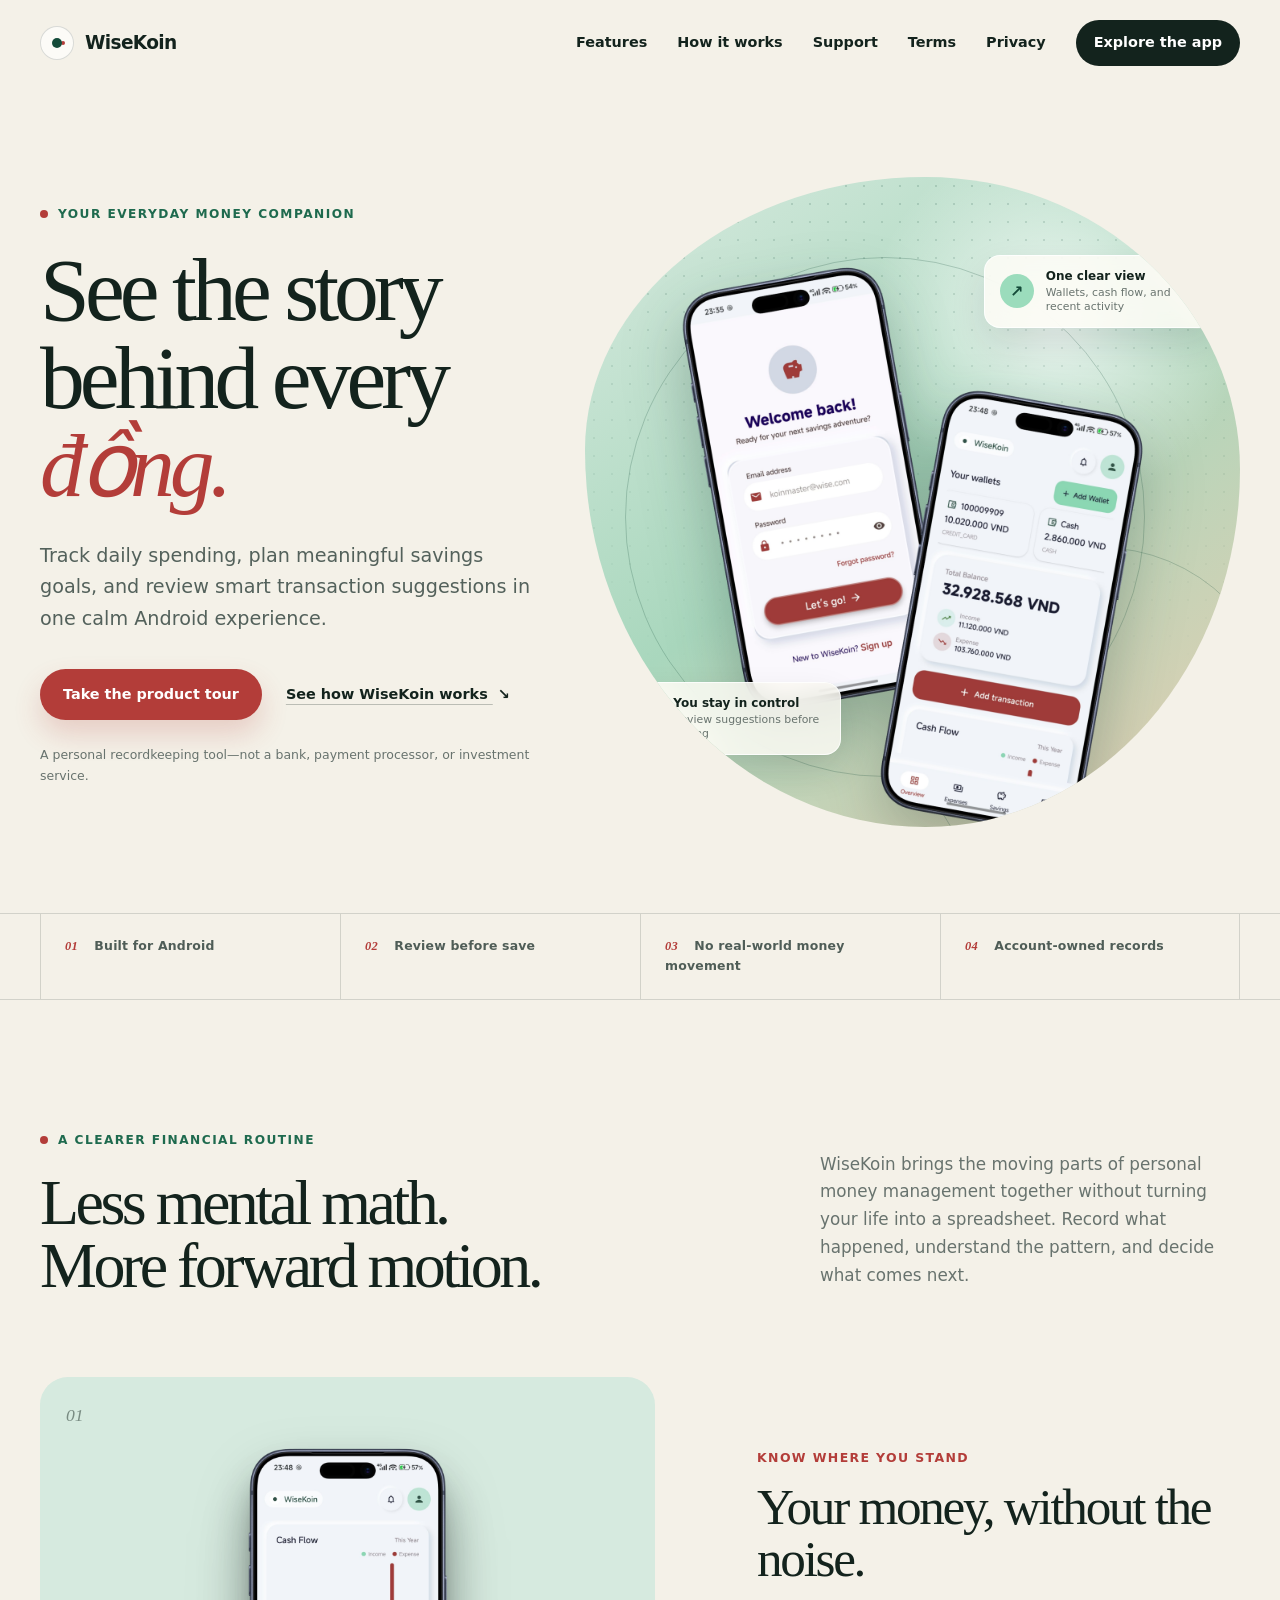
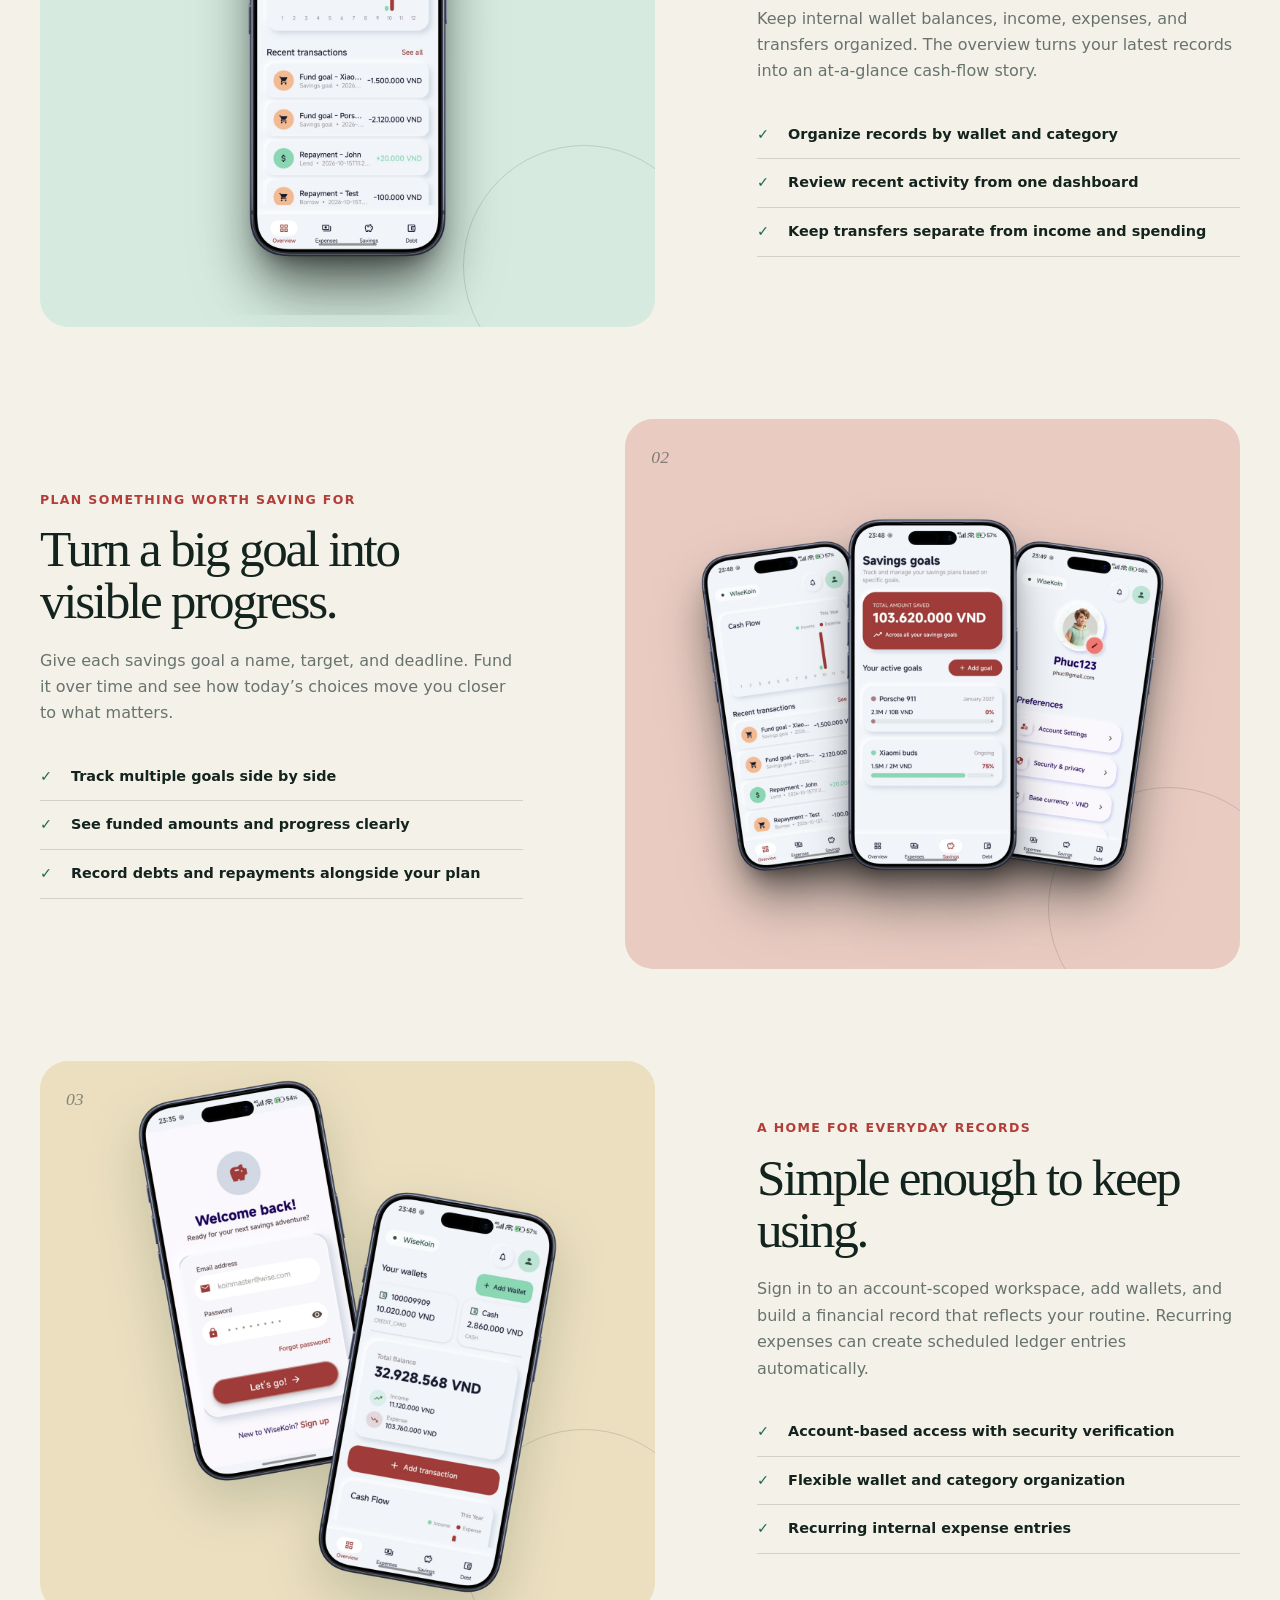
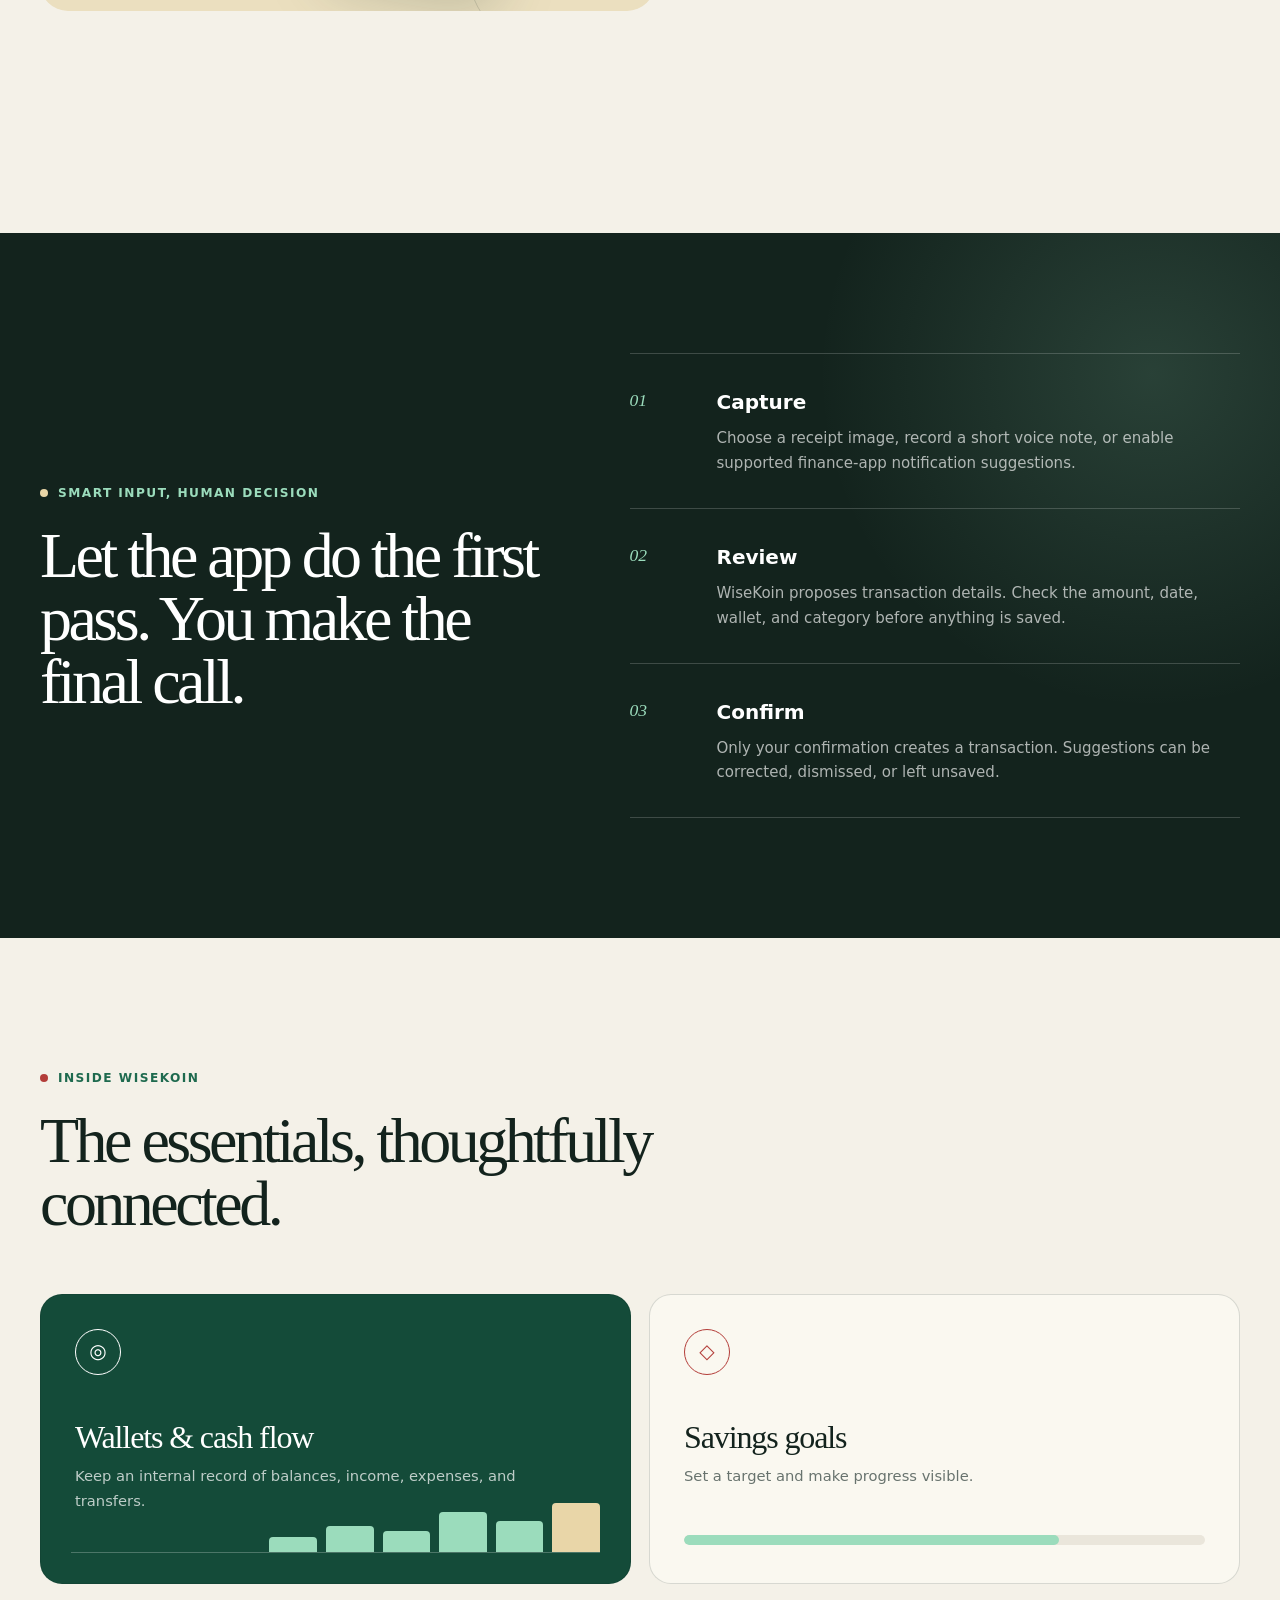
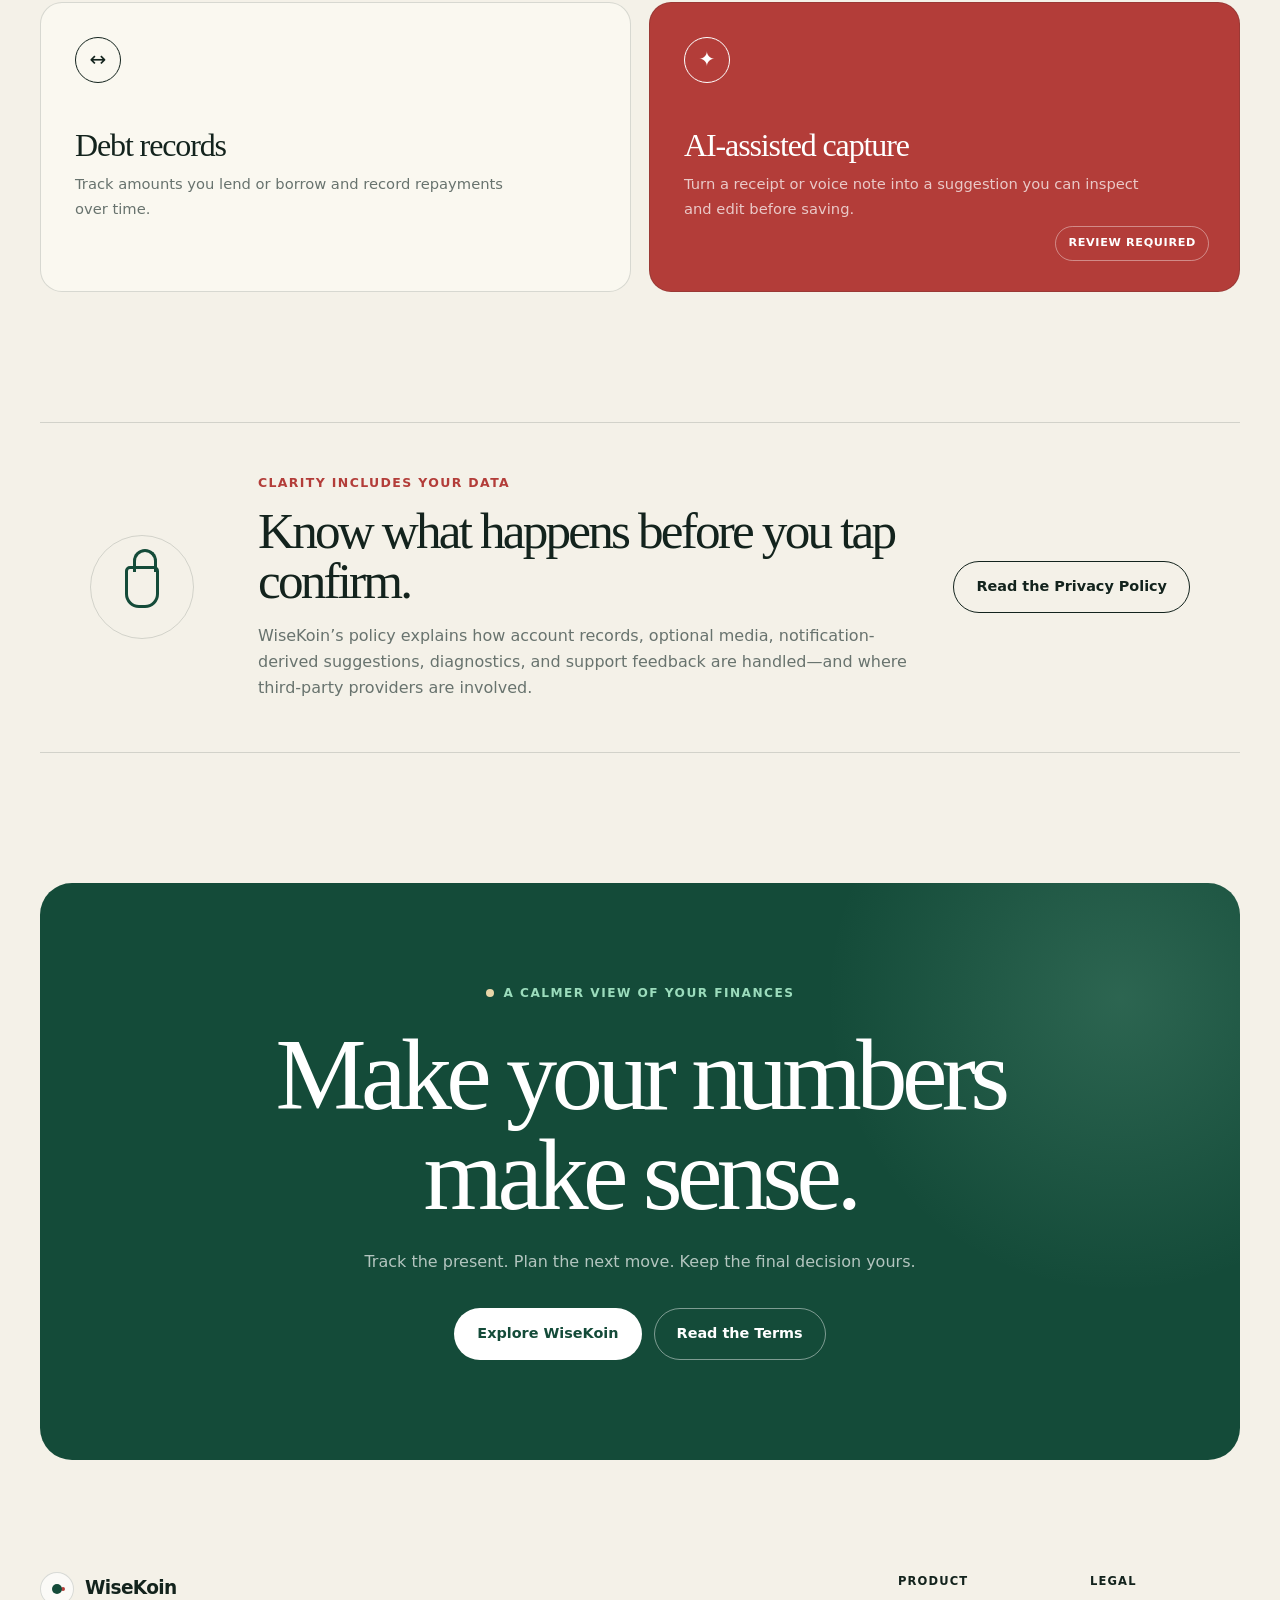
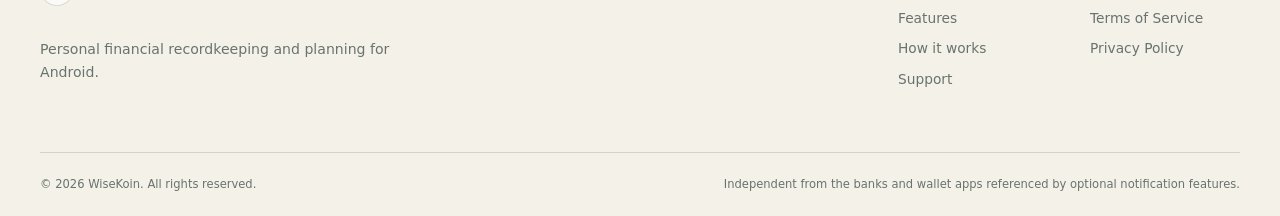
<file: legal/index.html>
<!doctype html>
<html lang="en">
  <head>
    <meta charset="utf-8" />
    <meta name="viewport" content="width=device-width, initial-scale=1" />
    <meta
      name="description"
      content="WiseKoin is an Android companion for tracking everyday money, planning savings goals, and reviewing smart transaction suggestions."
    />
    <meta name="theme-color" content="#f4f1e8" />
    <title>WiseKoin — Make sense of your money</title>
    <link rel="stylesheet" href="styles.css" />
    <script src="script.js" defer></script>
  </head>
  <body class="landing-page">
    <a class="skip-link" href="#main-content">Skip to content</a>

    <header class="site-header" data-header>
      <div class="nav-shell">
        <a class="brand" href="index.html" aria-label="WiseKoin home">
          <span class="brand-mark" aria-hidden="true"><span></span></span>
          <span>WiseKoin</span>
        </a>

        <button
          class="menu-toggle"
          type="button"
          aria-expanded="false"
          aria-controls="primary-navigation"
          data-menu-toggle
        >
          <span class="sr-only">Open navigation</span>
          <span></span><span></span>
        </button>

        <nav id="primary-navigation" class="primary-nav" aria-label="Primary navigation" data-menu>
          <a href="#features">Features</a>
          <a href="#how-it-works">How it works</a>
          <a href="support.html">Support</a>
          <a href="terms.html">Terms</a>
          <a href="privacy.html">Privacy</a>
          <a class="nav-cta" href="#tour">Explore the app</a>
        </nav>
      </div>
    </header>

    <main id="main-content">
      <section class="hero section-shell">
        <div class="hero-copy">
          <p class="eyebrow"><span></span> Your everyday money companion</p>
          <h1>See the story behind every <em>đồng.</em></h1>
          <p class="hero-lede">
            Track daily spending, plan meaningful savings goals, and review smart transaction
            suggestions in one calm Android experience.
          </p>
          <div class="hero-actions">
            <a class="button button-primary" href="#tour">Take the product tour</a>
            <a class="text-link" href="#how-it-works">See how WiseKoin works <span>↘</span></a>
          </div>
          <p class="hero-note">
            A personal recordkeeping tool—not a bank, payment processor, or investment service.
          </p>
        </div>

        <div class="hero-visual" aria-label="WiseKoin app shown on two Android phones">
          <div class="hero-orbit orbit-one" aria-hidden="true"></div>
          <div class="hero-orbit orbit-two" aria-hidden="true"></div>
          <img src="demos/demo3.png" alt="WiseKoin login and wallet overview screens" />
          <div class="floating-note note-top" aria-hidden="true">
            <span class="mini-icon">↗</span>
            <span><strong>One clear view</strong>Wallets, cash flow, and recent activity</span>
          </div>
          <div class="floating-note note-bottom" aria-hidden="true">
            <span class="mini-icon coral">✓</span>
            <span><strong>You stay in control</strong>Review suggestions before saving</span>
          </div>
        </div>
      </section>

      <section class="trust-strip" aria-label="WiseKoin principles">
        <div class="section-shell trust-grid">
          <p><span>01</span> Built for Android</p>
          <p><span>02</span> Review before save</p>
          <p><span>03</span> No real-world money movement</p>
          <p><span>04</span> Account-owned records</p>
        </div>
      </section>

      <section id="features" class="feature-intro section-shell">
        <div>
          <p class="eyebrow"><span></span> A clearer financial routine</p>
          <h2>Less mental math.<br />More forward motion.</h2>
        </div>
        <p>
          WiseKoin brings the moving parts of personal money management together without turning
          your life into a spreadsheet. Record what happened, understand the pattern, and decide
          what comes next.
        </p>
      </section>

      <section id="tour" class="tour section-shell">
        <article class="tour-row">
          <div class="tour-visual soft-mint">
            <span class="visual-number">01</span>
            <img src="demos/demo1.png" alt="WiseKoin cash-flow chart and recent transactions" loading="lazy" />
          </div>
          <div class="tour-copy">
            <p class="kicker">Know where you stand</p>
            <h3>Your money, without the noise.</h3>
            <p>
              Keep internal wallet balances, income, expenses, and transfers organized. The
              overview turns your latest records into an at-a-glance cash-flow story.
            </p>
            <ul class="check-list">
              <li>Organize records by wallet and category</li>
              <li>Review recent activity from one dashboard</li>
              <li>Keep transfers separate from income and spending</li>
            </ul>
          </div>
        </article>

        <article class="tour-row tour-row-reverse">
          <div class="tour-visual soft-coral">
            <span class="visual-number">02</span>
            <img src="demos/demo2.png" alt="WiseKoin overview, savings goals, and profile screens" loading="lazy" />
          </div>
          <div class="tour-copy">
            <p class="kicker">Plan something worth saving for</p>
            <h3>Turn a big goal into visible progress.</h3>
            <p>
              Give each savings goal a name, target, and deadline. Fund it over time and see how
              today’s choices move you closer to what matters.
            </p>
            <ul class="check-list">
              <li>Track multiple goals side by side</li>
              <li>See funded amounts and progress clearly</li>
              <li>Record debts and repayments alongside your plan</li>
            </ul>
          </div>
        </article>

        <article class="tour-row">
          <div class="tour-visual soft-sand">
            <span class="visual-number">03</span>
            <img src="demos/demo3.png" alt="WiseKoin sign-in and wallet screens" loading="lazy" />
          </div>
          <div class="tour-copy">
            <p class="kicker">A home for everyday records</p>
            <h3>Simple enough to keep using.</h3>
            <p>
              Sign in to an account-scoped workspace, add wallets, and build a financial record
              that reflects your routine. Recurring expenses can create scheduled ledger entries
              automatically.
            </p>
            <ul class="check-list">
              <li>Account-based access with security verification</li>
              <li>Flexible wallet and category organization</li>
              <li>Recurring internal expense entries</li>
            </ul>
          </div>
        </article>
      </section>

      <section id="how-it-works" class="assist-section">
        <div class="section-shell assist-grid">
          <div class="assist-heading">
            <p class="eyebrow light"><span></span> Smart input, human decision</p>
            <h2>Let the app do the first pass. You make the final call.</h2>
          </div>
          <div class="assist-steps">
            <article>
              <span>01</span>
              <div>
                <h3>Capture</h3>
                <p>Choose a receipt image, record a short voice note, or enable supported finance-app notification suggestions.</p>
              </div>
            </article>
            <article>
              <span>02</span>
              <div>
                <h3>Review</h3>
                <p>WiseKoin proposes transaction details. Check the amount, date, wallet, and category before anything is saved.</p>
              </div>
            </article>
            <article>
              <span>03</span>
              <div>
                <h3>Confirm</h3>
                <p>Only your confirmation creates a transaction. Suggestions can be corrected, dismissed, or left unsaved.</p>
              </div>
            </article>
          </div>
        </div>
      </section>

      <section class="bento section-shell" aria-labelledby="inside-heading">
        <div class="bento-title">
          <p class="eyebrow"><span></span> Inside WiseKoin</p>
          <h2 id="inside-heading">The essentials, thoughtfully connected.</h2>
        </div>
        <article class="bento-card bento-wide green-card">
          <span class="card-icon" aria-hidden="true">◎</span>
          <h3>Wallets & cash flow</h3>
          <p>Keep an internal record of balances, income, expenses, and transfers.</p>
          <div class="sparkline" aria-hidden="true"><i></i><i></i><i></i><i></i><i></i><i></i></div>
        </article>
        <article class="bento-card">
          <span class="card-icon coral-icon" aria-hidden="true">◇</span>
          <h3>Savings goals</h3>
          <p>Set a target and make progress visible.</p>
          <div class="progress" aria-hidden="true"><span></span></div>
        </article>
        <article class="bento-card">
          <span class="card-icon" aria-hidden="true">↔</span>
          <h3>Debt records</h3>
          <p>Track amounts you lend or borrow and record repayments over time.</p>
        </article>
        <article class="bento-card bento-wide coral-card">
          <span class="card-icon" aria-hidden="true">✦</span>
          <h3>AI-assisted capture</h3>
          <p>Turn a receipt or voice note into a suggestion you can inspect and edit before saving.</p>
          <span class="review-pill">Review required</span>
        </article>
      </section>

      <section class="privacy-callout section-shell">
        <div class="privacy-symbol" aria-hidden="true">
          <span></span>
        </div>
        <div>
          <p class="kicker">Clarity includes your data</p>
          <h2>Know what happens before you tap confirm.</h2>
          <p>
            WiseKoin’s policy explains how account records, optional media, notification-derived
            suggestions, diagnostics, and support feedback are handled—and where third-party
            providers are involved.
          </p>
        </div>
        <a class="button button-ghost" href="privacy.html">Read the Privacy Policy</a>
      </section>

      <section class="final-cta section-shell">
        <p class="eyebrow light"><span></span> A calmer view of your finances</p>
        <h2>Make your numbers<br />make sense.</h2>
        <p>Track the present. Plan the next move. Keep the final decision yours.</p>
        <div>
          <a class="button button-light" href="#tour">Explore WiseKoin</a>
          <a class="button button-outline-light" href="terms.html">Read the Terms</a>
        </div>
      </section>
    </main>

    <footer class="site-footer">
      <div class="section-shell footer-grid">
        <div>
          <a class="brand footer-brand" href="index.html">
            <span class="brand-mark" aria-hidden="true"><span></span></span>
            <span>WiseKoin</span>
          </a>
          <p>Personal financial recordkeeping and planning for Android.</p>
        </div>
        <div class="footer-links">
          <div>
            <p>Product</p>
            <a href="#features">Features</a>
            <a href="#how-it-works">How it works</a>
            <a href="support.html">Support</a>
          </div>
          <div>
            <p>Legal</p>
            <a href="terms.html">Terms of Service</a>
            <a href="privacy.html">Privacy Policy</a>
          </div>
        </div>
      </div>
      <div class="section-shell footer-bottom">
        <p>© <span data-current-year>2026</span> WiseKoin. All rights reserved.</p>
        <p>Independent from the banks and wallet apps referenced by optional notification features.</p>
      </div>
    </footer>
  </body>
</html>
</file>
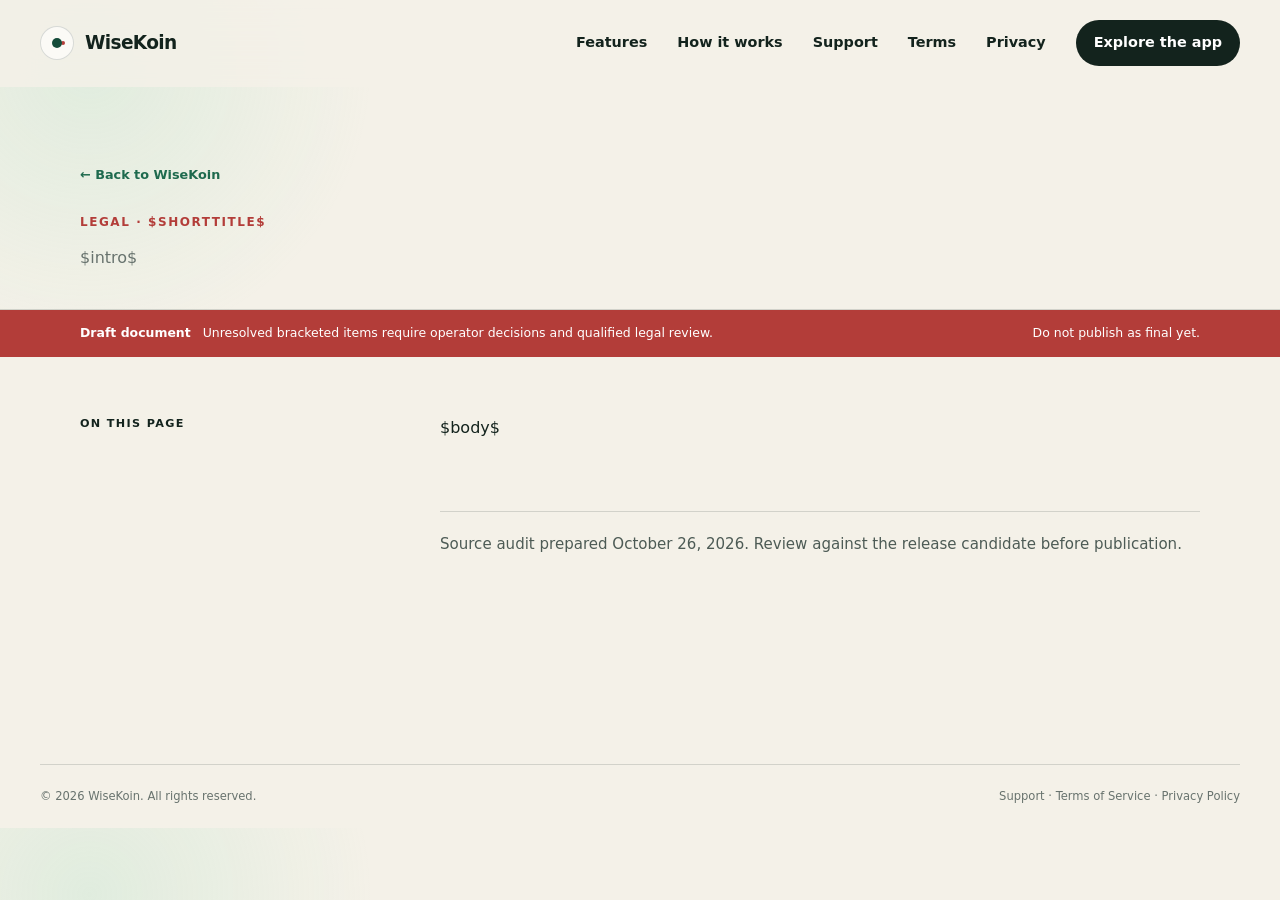
<file: legal/legal-template.html>
<!doctype html>
<html lang="en">
  <head>
    <meta charset="utf-8" />
    <meta name="viewport" content="width=device-width, initial-scale=1" />
    <meta name="description" content="$description$" />
    <meta name="theme-color" content="#f4f1e8" />
    <title>$pagetitle$ | WiseKoin</title>
    <link rel="stylesheet" href="styles.css" />
    <script src="script.js" defer></script>
  </head>
  <body class="legal-page">
    <a class="skip-link" href="#main-content">Skip to content</a>
    <header class="site-header" data-header>
      <div class="nav-shell">
        <a class="brand" href="index.html" aria-label="WiseKoin home">
          <span class="brand-mark" aria-hidden="true"><span></span></span>
          <span>WiseKoin</span>
        </a>
        <button class="menu-toggle" type="button" aria-expanded="false" aria-controls="primary-navigation" data-menu-toggle>
          <span class="sr-only">Open navigation</span><span></span><span></span>
        </button>
        <nav id="primary-navigation" class="primary-nav" aria-label="Primary navigation" data-menu>
          <a href="index.html#features">Features</a>
          <a href="index.html#how-it-works">How it works</a>
          <a href="support.html">Support</a>
          <a href="terms.html" $termscurrent$>Terms</a>
          <a href="privacy.html" $privacycurrent$>Privacy</a>
          <a class="nav-cta" href="index.html#tour">Explore the app</a>
        </nav>
      </div>
    </header>

    <main id="main-content">
      <section class="legal-top">
        <div class="legal-top-inner">
          <a class="legal-back" href="index.html">← Back to WiseKoin</a>
          <p class="legal-label">Legal · $shorttitle$</p>
          <p>$intro$</p>
        </div>
      </section>
      <aside class="draft-banner" aria-label="Draft publication warning">
        <div>
          <p><strong>Draft document</strong> Unresolved bracketed items require operator decisions and qualified legal review.</p>
          <p>Do not publish as final yet.</p>
        </div>
      </aside>

      <div class="legal-layout">
        <aside class="legal-toc" aria-label="On this page">
          <p>On this page</p>
          <nav data-legal-toc></nav>
        </aside>
        <article class="legal-document">
$body$
          <p class="legal-updated">Source audit prepared October 26, 2026. Review against the release candidate before publication.</p>
        </article>
      </div>
    </main>

    <footer class="site-footer">
      <div class="section-shell footer-bottom">
        <p>© <span data-current-year>2026</span> WiseKoin. All rights reserved.</p>
        <p><a href="support.html">Support</a> · <a href="terms.html">Terms of Service</a> · <a href="privacy.html">Privacy Policy</a></p>
      </div>
    </footer>
  </body>
</html>
</file>
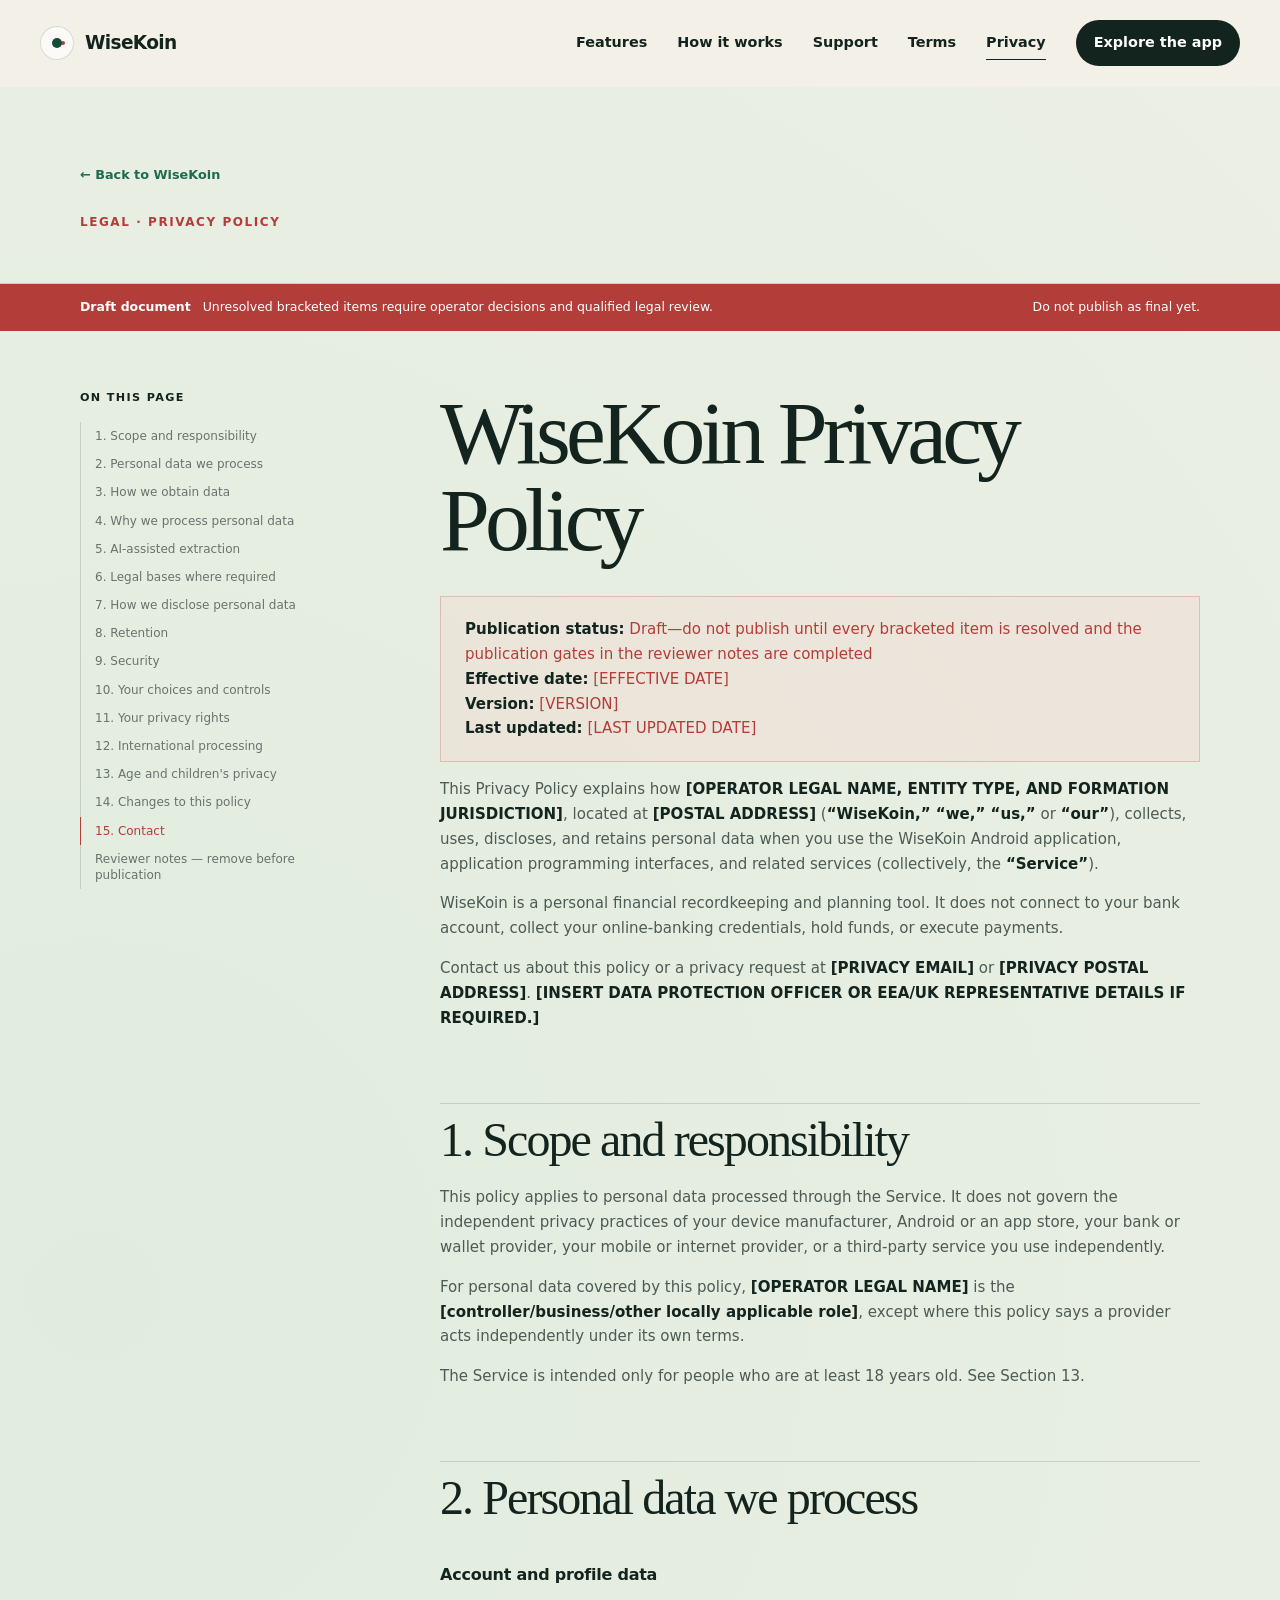
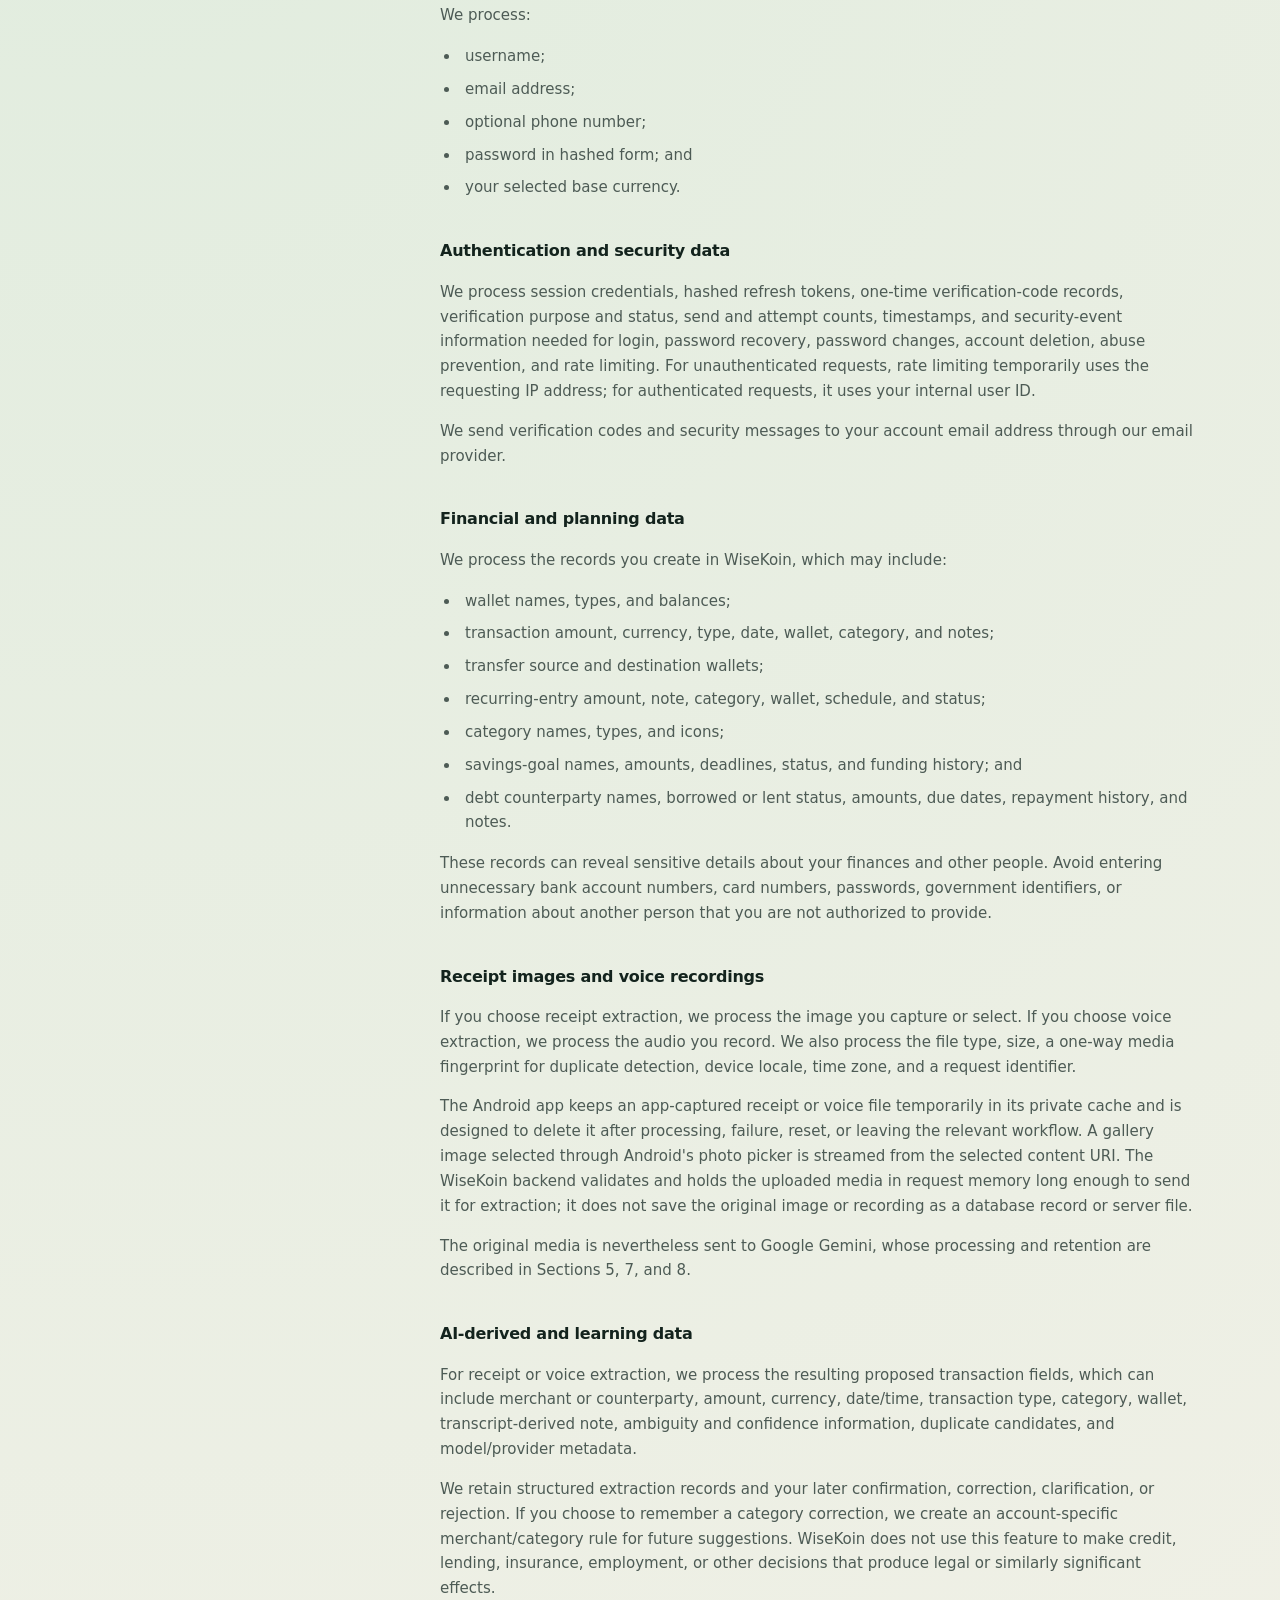
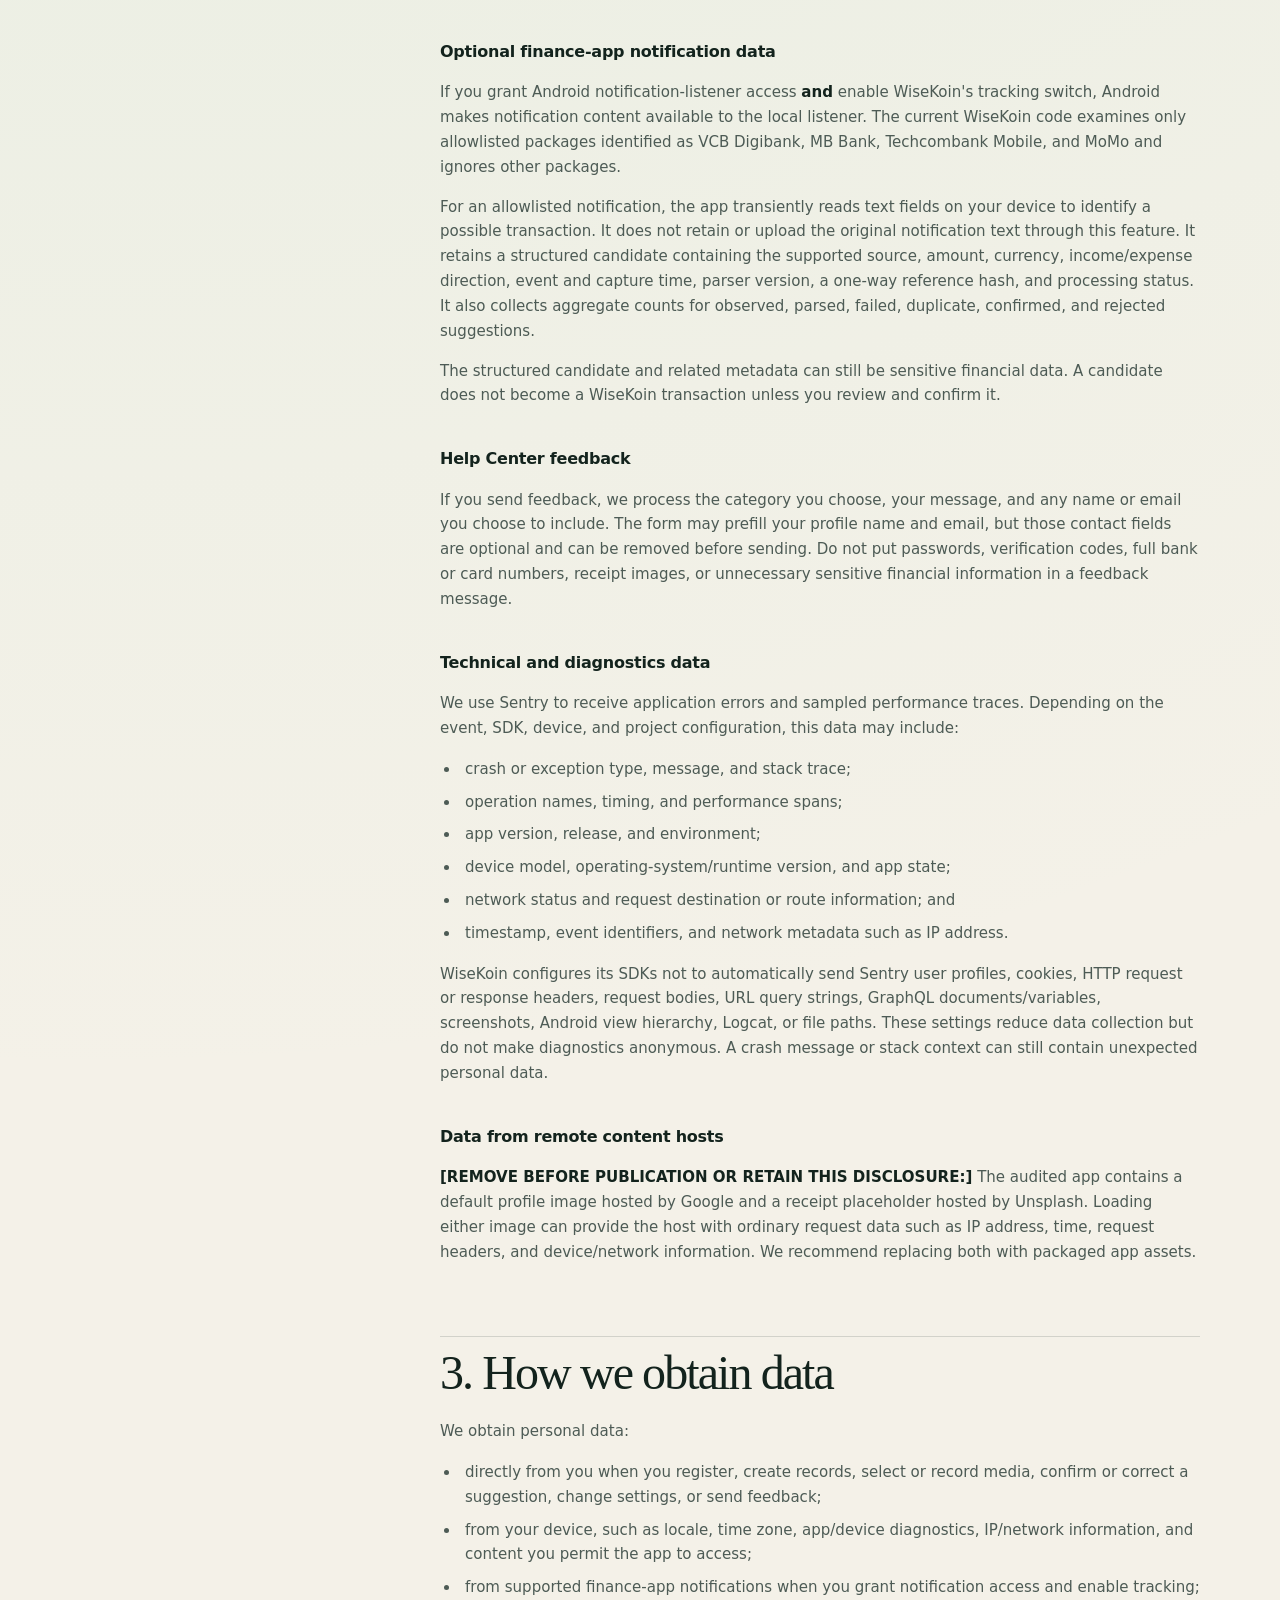
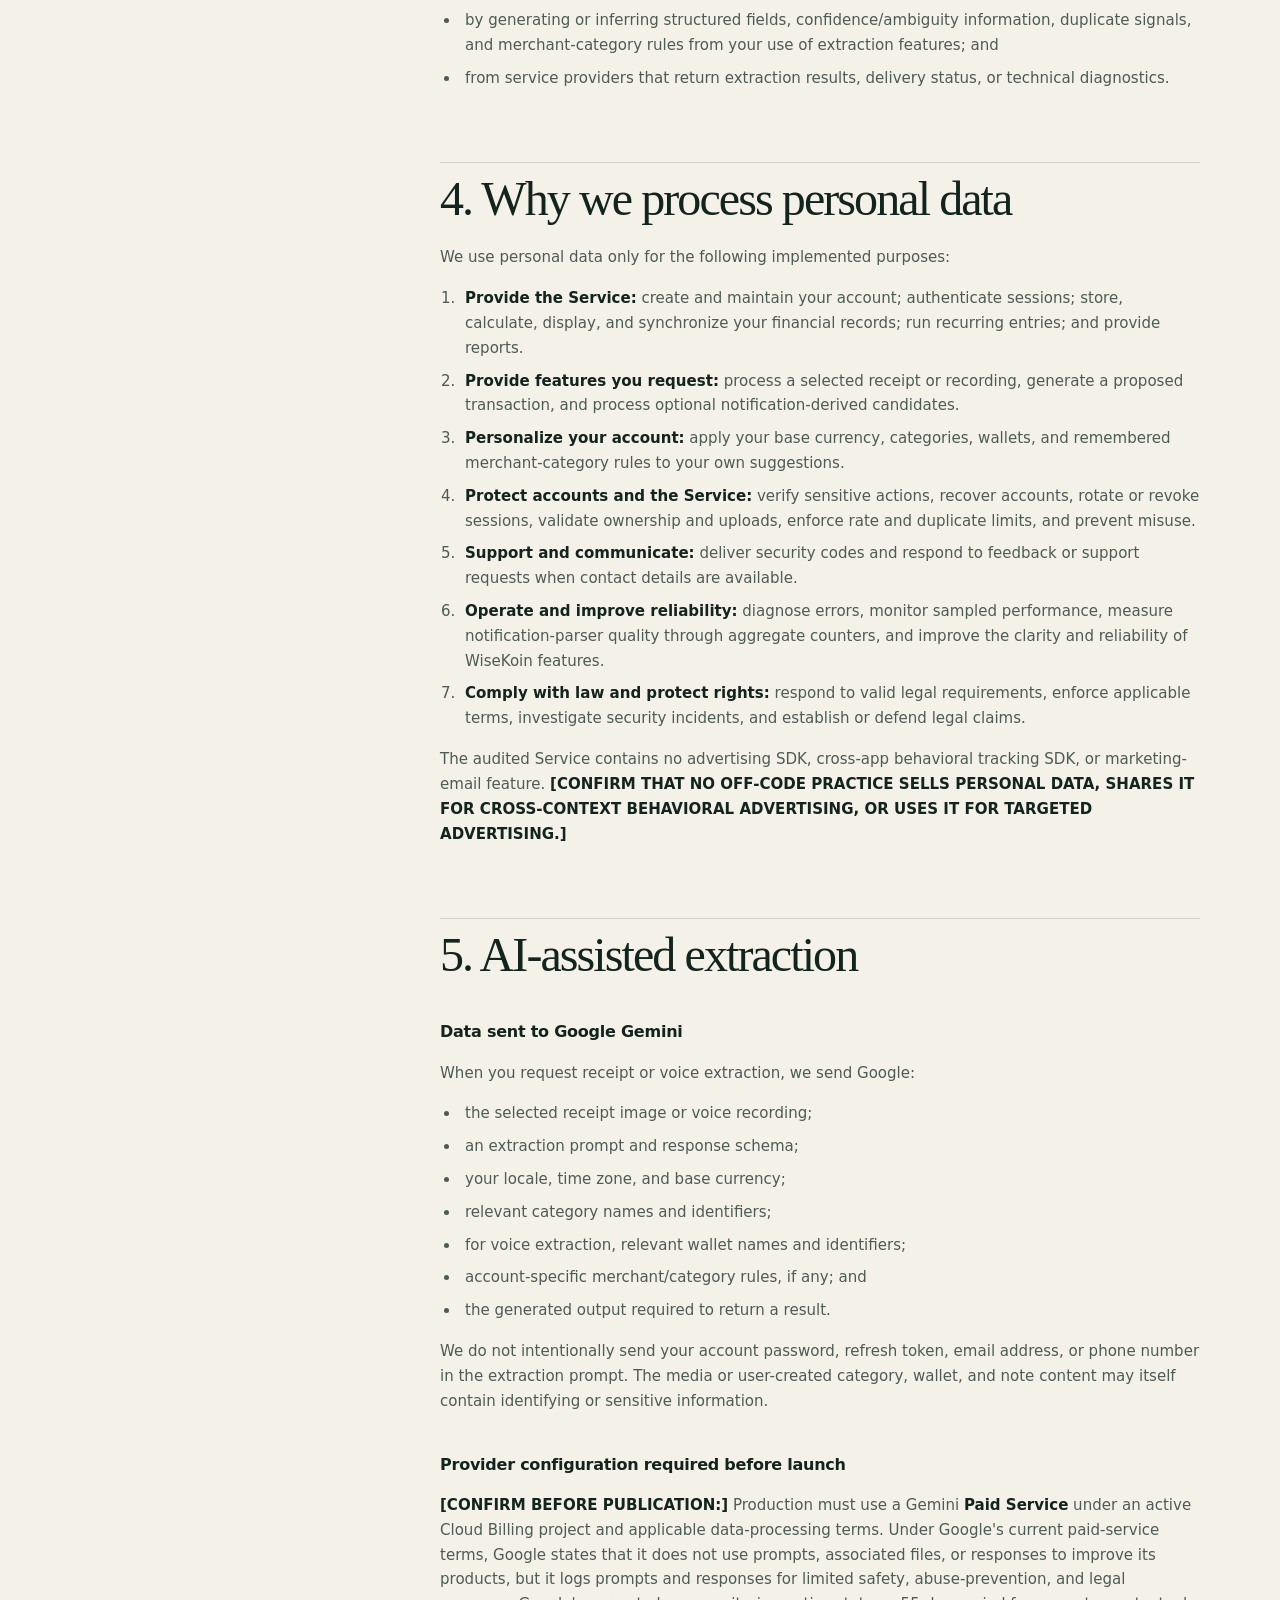
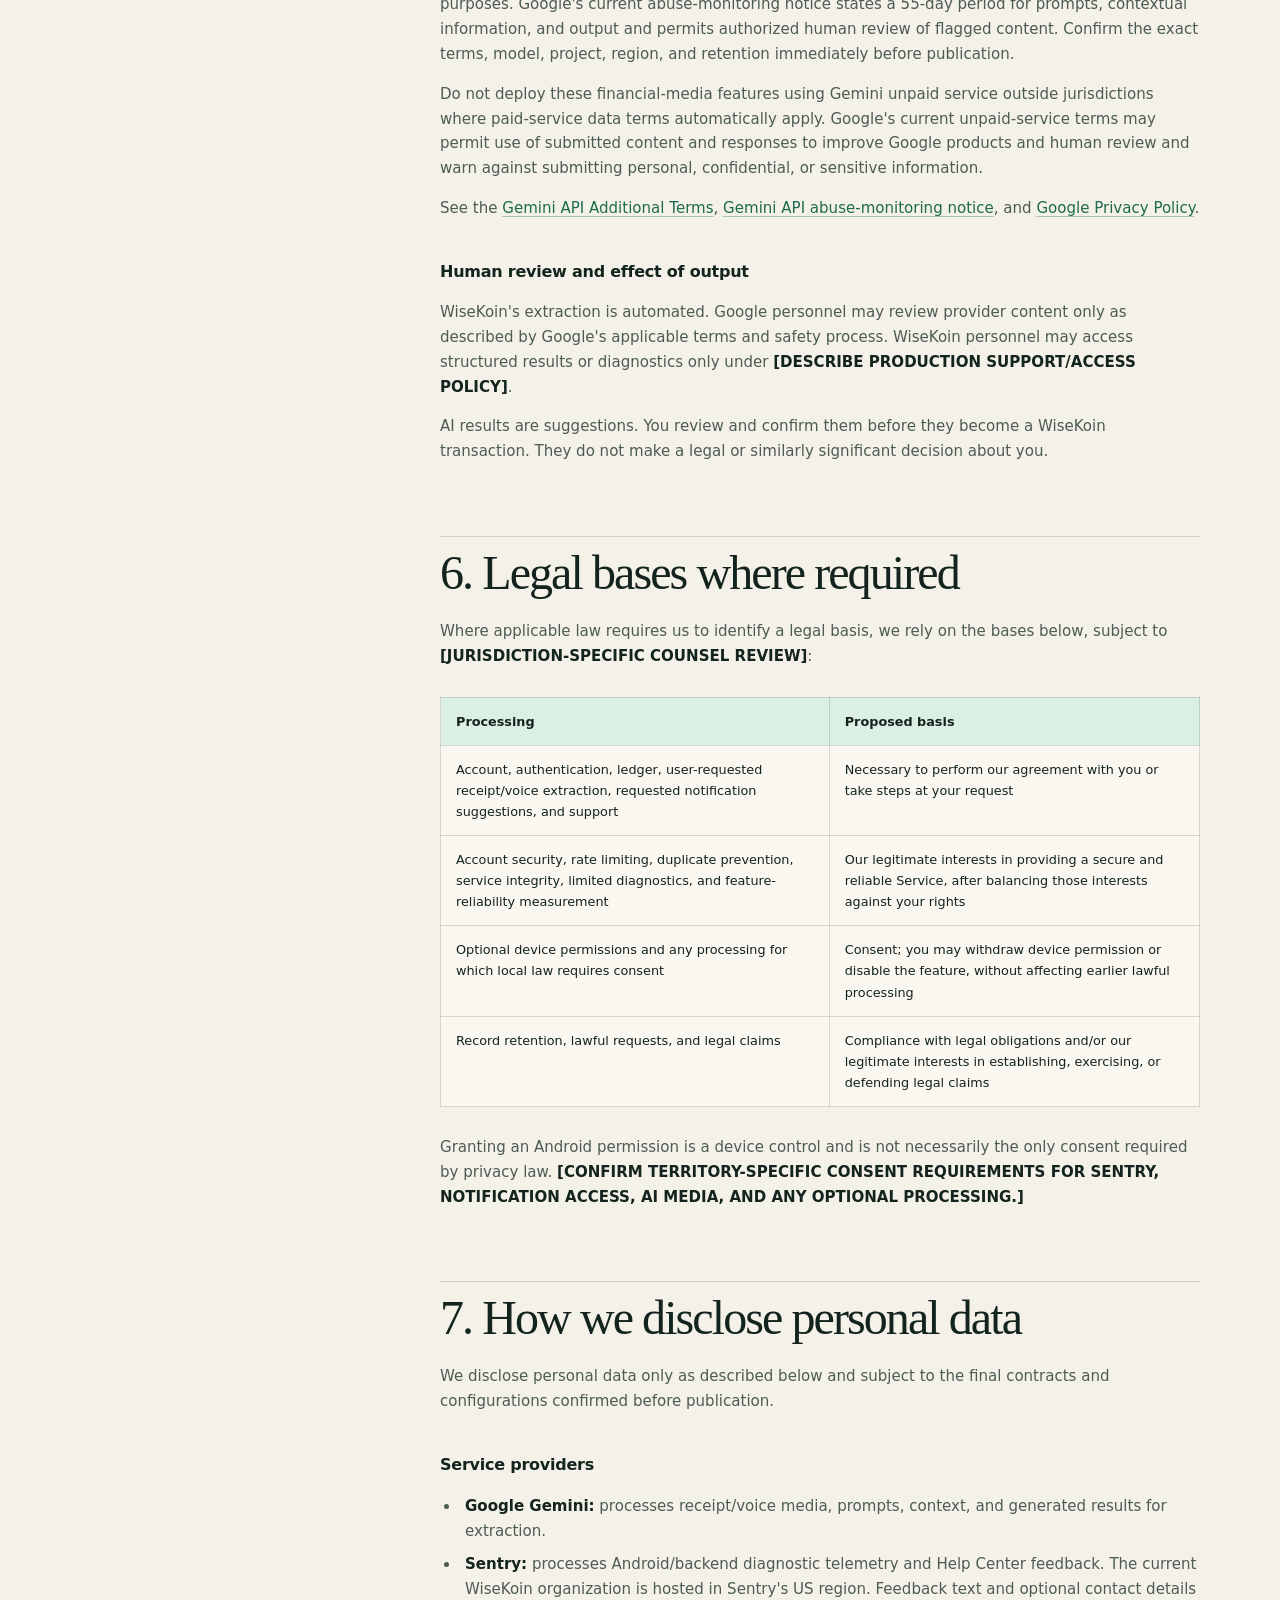
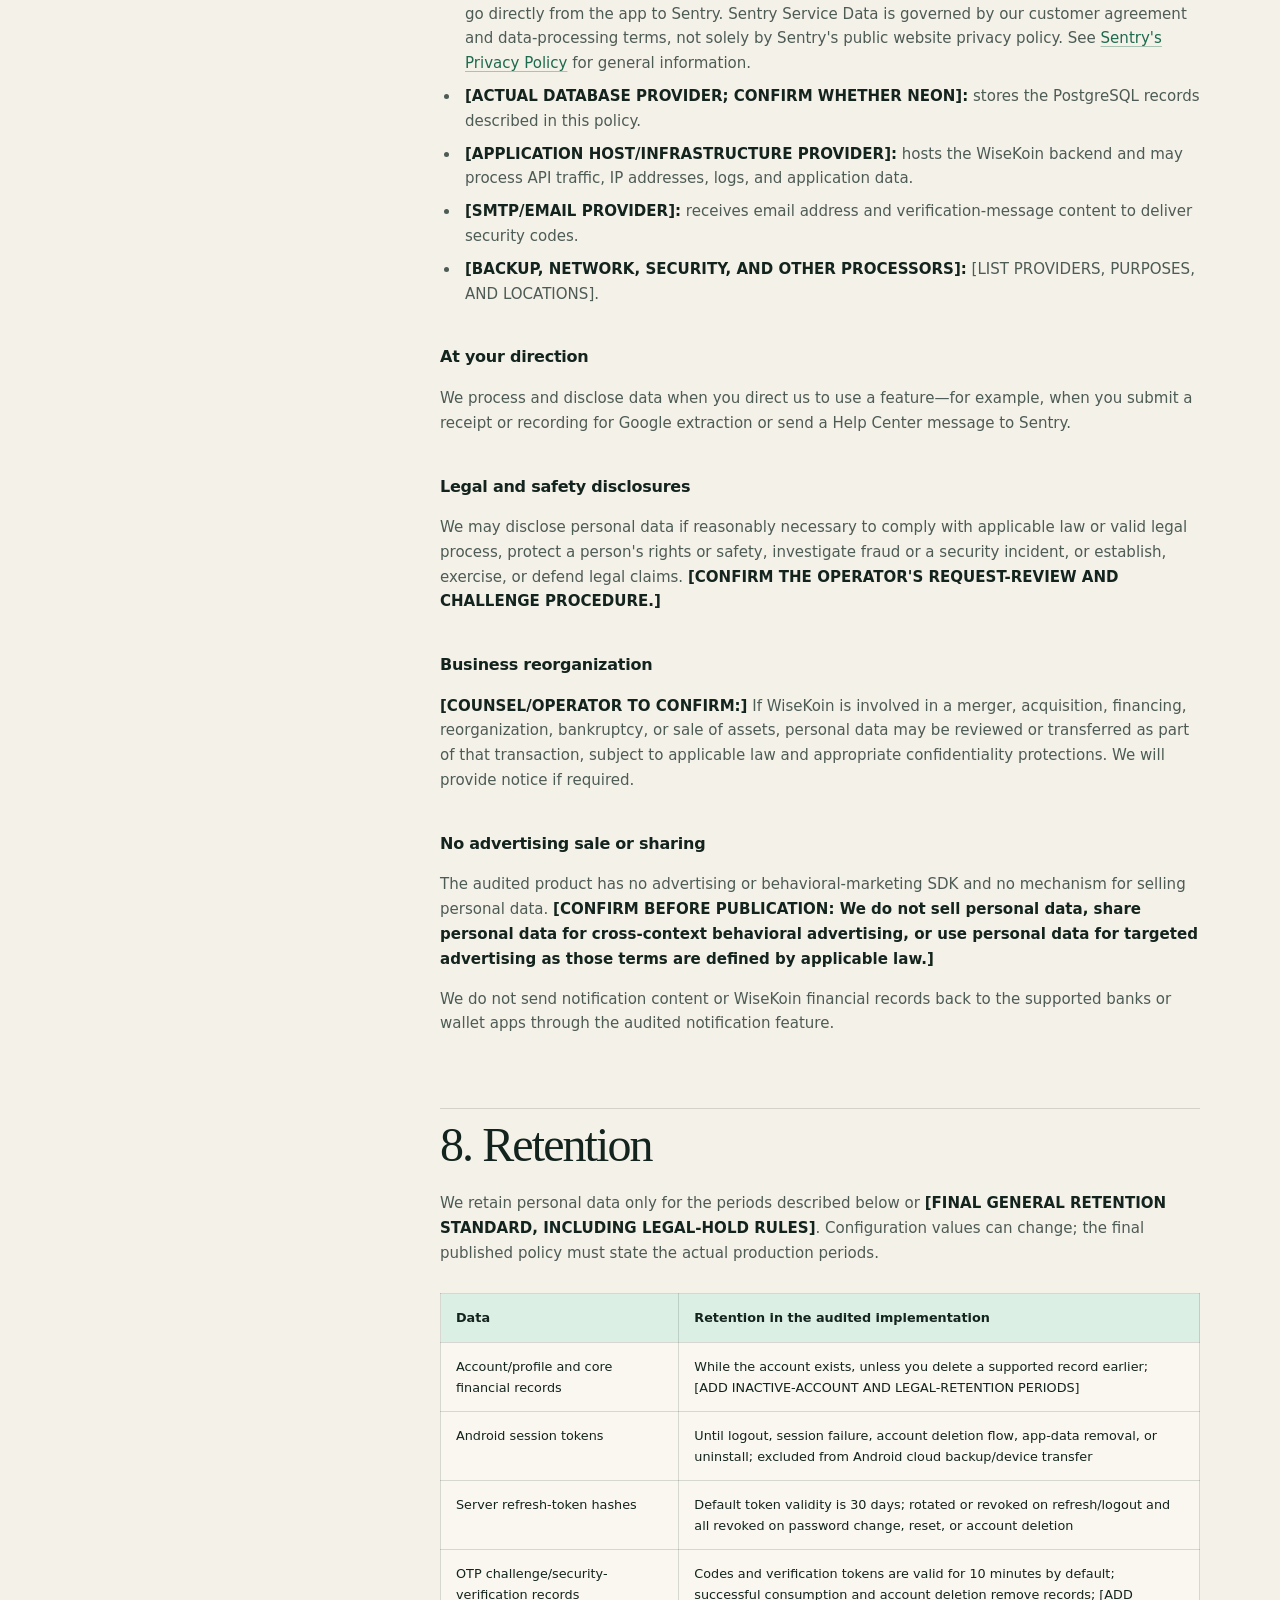
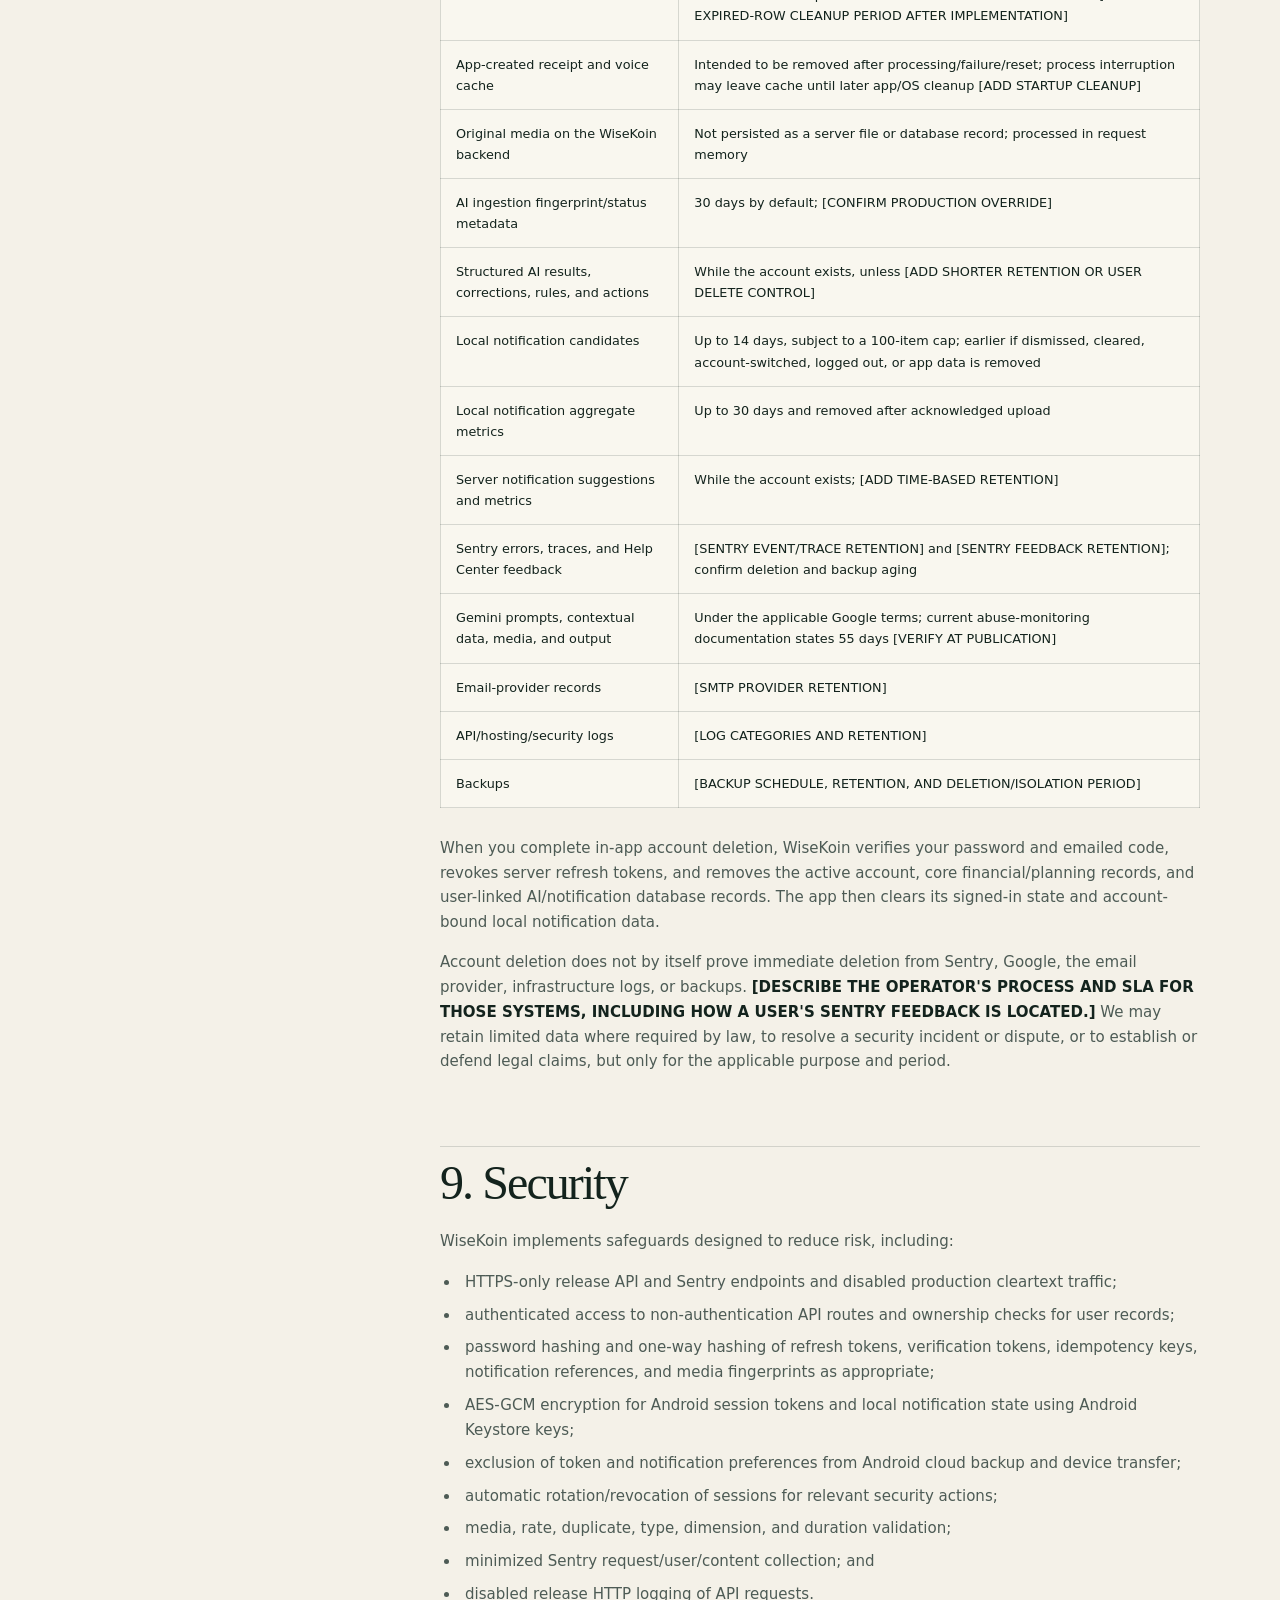
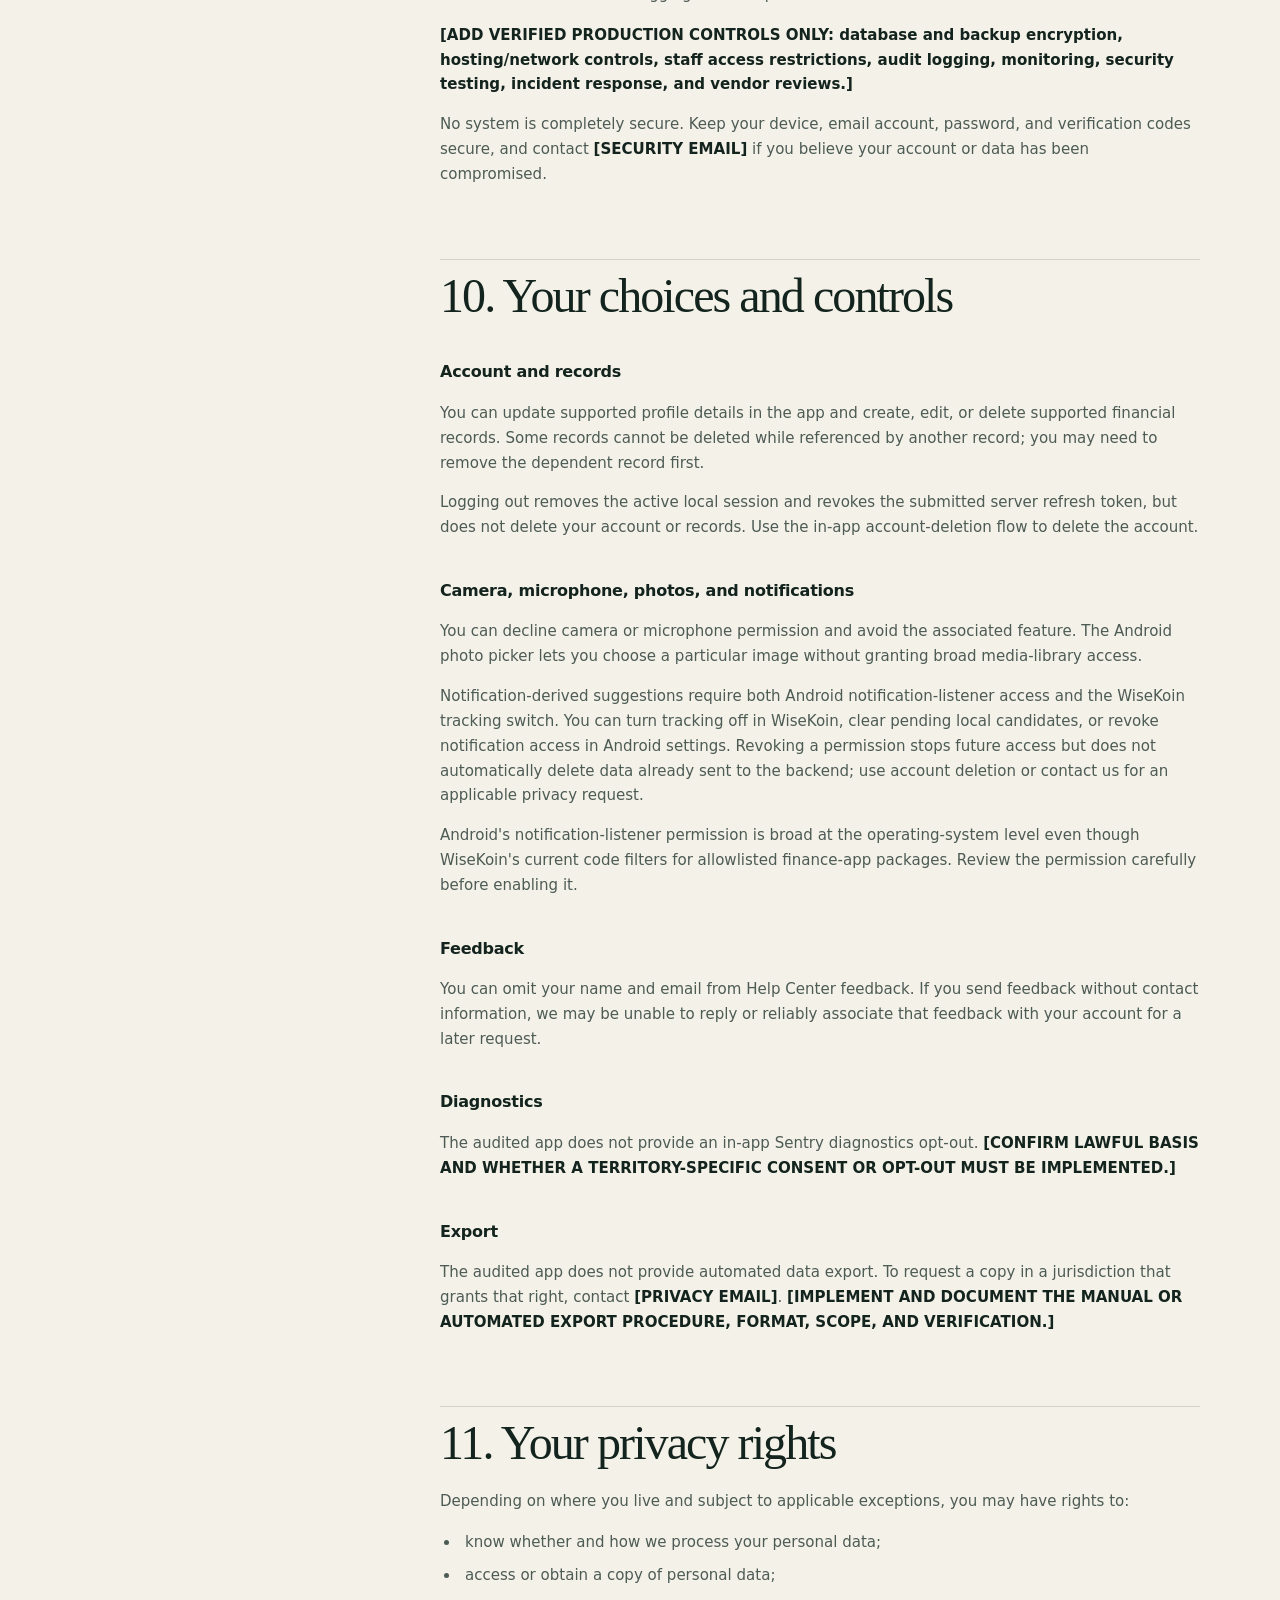
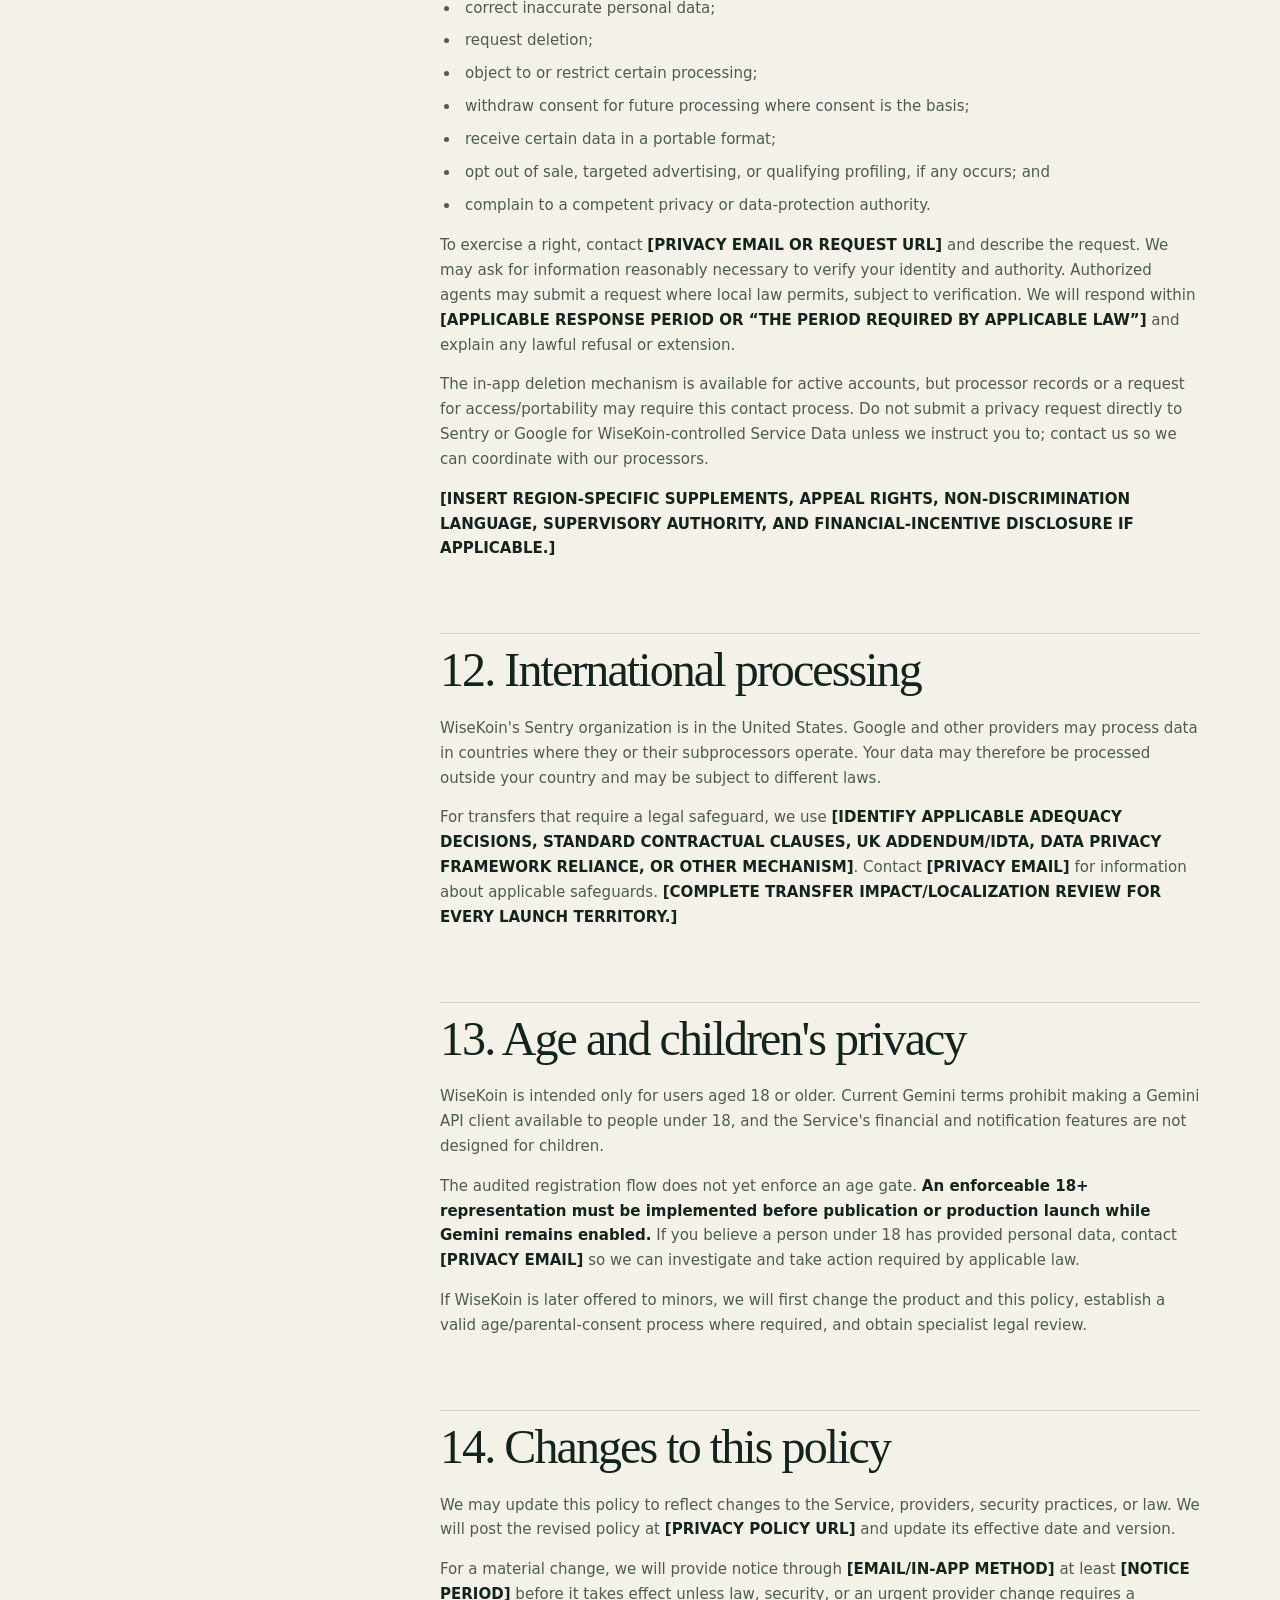
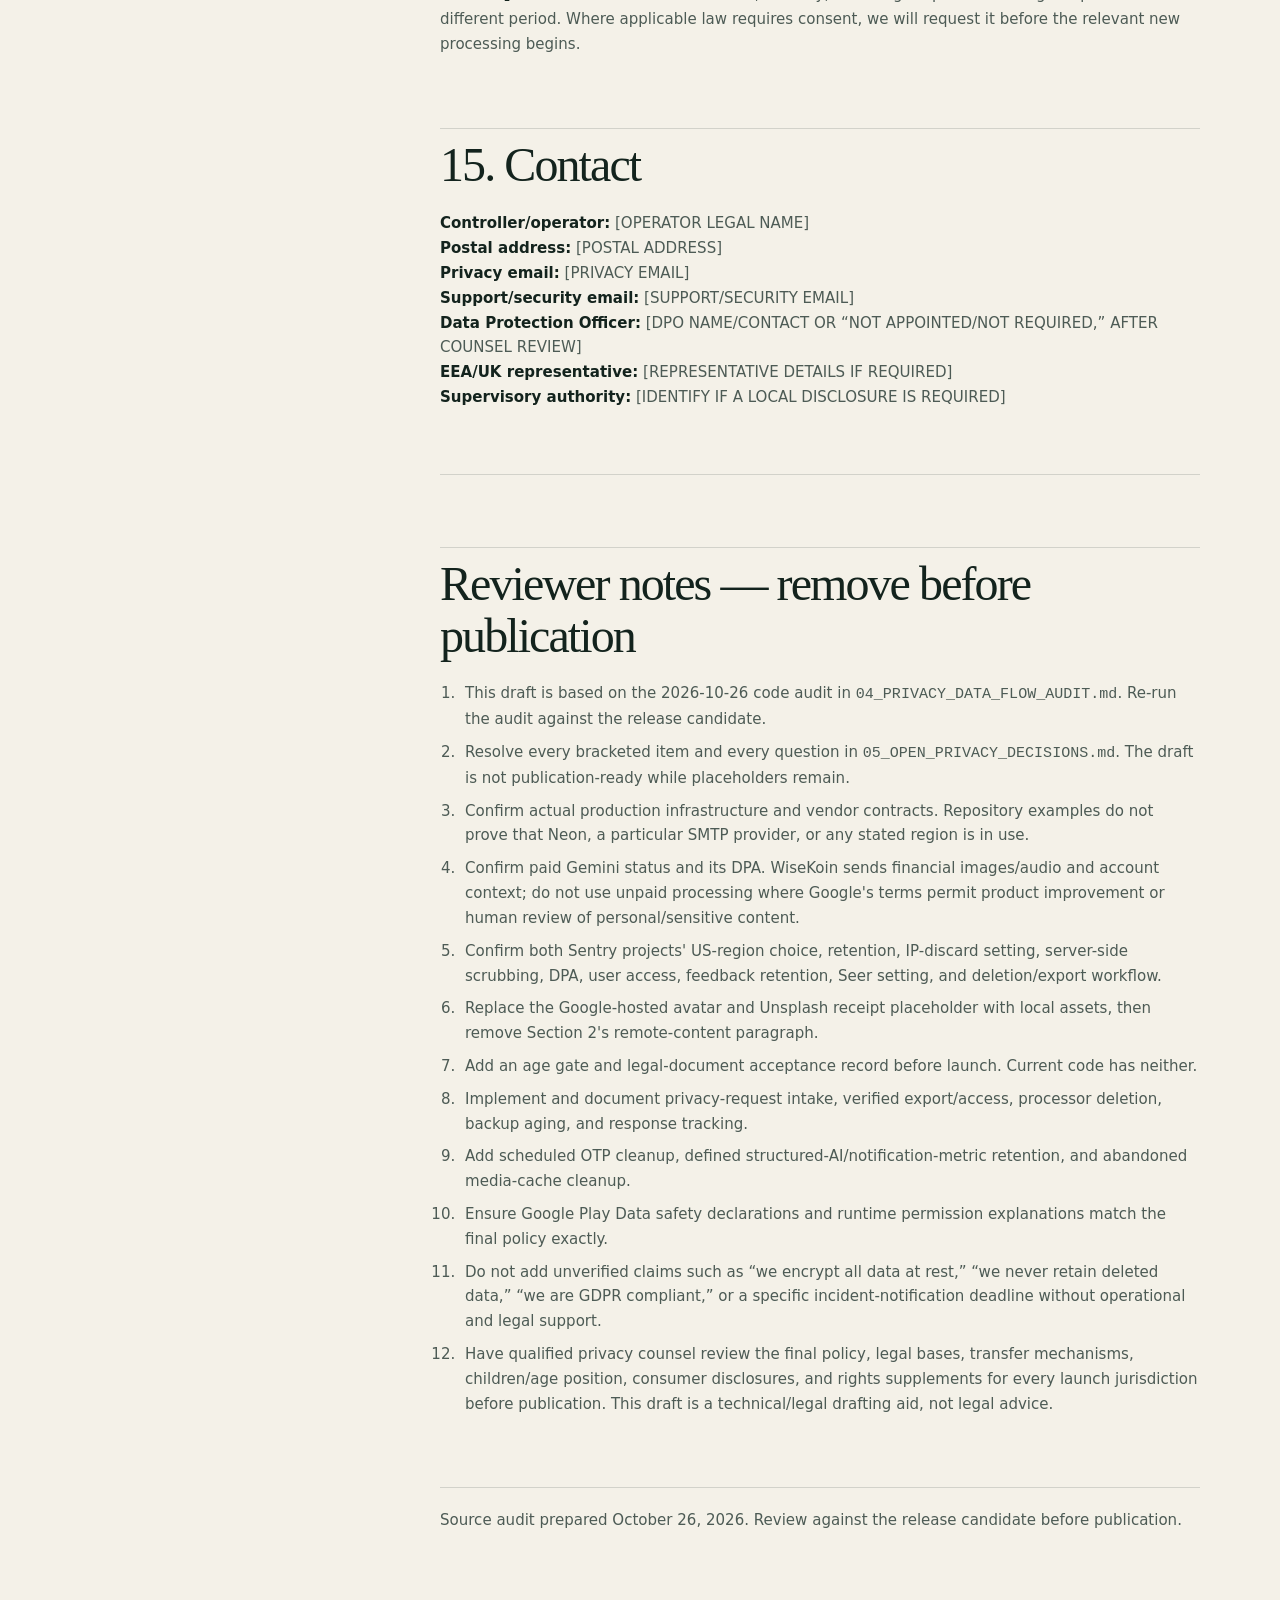
<file: legal/privacy.html>
<!doctype html>
<html lang="en">
  <head>
    <meta charset="utf-8" />
    <meta name="viewport" content="width=device-width, initial-scale=1" />
    <meta name="description" content="How WiseKoin collects, uses, discloses, retains, and protects personal data." />
    <meta name="theme-color" content="#f4f1e8" />
    <title>Privacy Policy | WiseKoin</title>
    <link rel="stylesheet" href="styles.css" />
    <script src="script.js" defer></script>
  </head>
  <body class="legal-page">
    <a class="skip-link" href="#main-content">Skip to content</a>
    <header class="site-header" data-header>
      <div class="nav-shell">
        <a class="brand" href="index.html" aria-label="WiseKoin home">
          <span class="brand-mark" aria-hidden="true"><span></span></span>
          <span>WiseKoin</span>
        </a>
        <button class="menu-toggle" type="button" aria-expanded="false" aria-controls="primary-navigation" data-menu-toggle>
          <span class="sr-only">Open navigation</span><span></span><span></span>
        </button>
        <nav id="primary-navigation" class="primary-nav" aria-label="Primary navigation" data-menu>
          <a href="index.html#features">Features</a>
          <a href="index.html#how-it-works">How it works</a>
          <a href="support.html">Support</a>
          <a href="terms.html" >Terms</a>
          <a href="privacy.html" aria-current="page">Privacy</a>
          <a class="nav-cta" href="index.html#tour">Explore the app</a>
        </nav>
      </div>
    </header>

    <main id="main-content">
      <section class="legal-top">
        <div class="legal-top-inner">
          <a class="legal-back" href="index.html">← Back to WiseKoin</a>
          <p class="legal-label">Legal · Privacy Policy</p>
          <p></p>
        </div>
      </section>
      <aside class="draft-banner" aria-label="Draft publication warning">
        <div>
          <p><strong>Draft document</strong> Unresolved bracketed items require operator decisions and qualified legal review.</p>
          <p>Do not publish as final yet.</p>
        </div>
      </aside>

      <div class="legal-layout">
        <aside class="legal-toc" aria-label="On this page">
          <p>On this page</p>
          <nav data-legal-toc></nav>
        </aside>
        <article class="legal-document">
<h1 id="wisekoin-privacy-policy">WiseKoin Privacy Policy</h1>
<p><strong>Publication status:</strong> Draft—do not publish until every
bracketed item is resolved and the publication gates in the reviewer
notes are completed<br />
<strong>Effective date:</strong> [EFFECTIVE DATE]<br />
<strong>Version:</strong> [VERSION]<br />
<strong>Last updated:</strong> [LAST UPDATED DATE]</p>
<p>This Privacy Policy explains how <strong>[OPERATOR LEGAL NAME, ENTITY
TYPE, AND FORMATION JURISDICTION]</strong>, located at <strong>[POSTAL
ADDRESS]</strong> (<strong>“WiseKoin,” “we,” “us,”</strong> or
<strong>“our”</strong>), collects, uses, discloses, and retains personal
data when you use the WiseKoin Android application, application
programming interfaces, and related services (collectively, the
<strong>“Service”</strong>).</p>
<p>WiseKoin is a personal financial recordkeeping and planning tool. It
does not connect to your bank account, collect your online-banking
credentials, hold funds, or execute payments.</p>
<p>Contact us about this policy or a privacy request at <strong>[PRIVACY
EMAIL]</strong> or <strong>[PRIVACY POSTAL ADDRESS]</strong>.
<strong>[INSERT DATA PROTECTION OFFICER OR EEA/UK REPRESENTATIVE DETAILS
IF REQUIRED.]</strong></p>
<h2 id="1-scope-and-responsibility">1. Scope and responsibility</h2>
<p>This policy applies to personal data processed through the Service.
It does not govern the independent privacy practices of your device
manufacturer, Android or an app store, your bank or wallet provider,
your mobile or internet provider, or a third-party service you use
independently.</p>
<p>For personal data covered by this policy, <strong>[OPERATOR LEGAL
NAME]</strong> is the <strong>[controller/business/other locally
applicable role]</strong>, except where this policy says a provider acts
independently under its own terms.</p>
<p>The Service is intended only for people who are at least 18 years
old. See Section 13.</p>
<h2 id="2-personal-data-we-process">2. Personal data we process</h2>
<h3 id="account-and-profile-data">Account and profile data</h3>
<p>We process:</p>
<ul>
<li>username;</li>
<li>email address;</li>
<li>optional phone number;</li>
<li>password in hashed form; and</li>
<li>your selected base currency.</li>
</ul>
<h3 id="authentication-and-security-data">Authentication and security
data</h3>
<p>We process session credentials, hashed refresh tokens, one-time
verification-code records, verification purpose and status, send and
attempt counts, timestamps, and security-event information needed for
login, password recovery, password changes, account deletion, abuse
prevention, and rate limiting. For unauthenticated requests, rate
limiting temporarily uses the requesting IP address; for authenticated
requests, it uses your internal user ID.</p>
<p>We send verification codes and security messages to your account
email address through our email provider.</p>
<h3 id="financial-and-planning-data">Financial and planning data</h3>
<p>We process the records you create in WiseKoin, which may include:</p>
<ul>
<li>wallet names, types, and balances;</li>
<li>transaction amount, currency, type, date, wallet, category, and
notes;</li>
<li>transfer source and destination wallets;</li>
<li>recurring-entry amount, note, category, wallet, schedule, and
status;</li>
<li>category names, types, and icons;</li>
<li>savings-goal names, amounts, deadlines, status, and funding history;
and</li>
<li>debt counterparty names, borrowed or lent status, amounts, due
dates, repayment history, and notes.</li>
</ul>
<p>These records can reveal sensitive details about your finances and
other people. Avoid entering unnecessary bank account numbers, card
numbers, passwords, government identifiers, or information about another
person that you are not authorized to provide.</p>
<h3 id="receipt-images-and-voice-recordings">Receipt images and voice
recordings</h3>
<p>If you choose receipt extraction, we process the image you capture or
select. If you choose voice extraction, we process the audio you record.
We also process the file type, size, a one-way media fingerprint for
duplicate detection, device locale, time zone, and a request
identifier.</p>
<p>The Android app keeps an app-captured receipt or voice file
temporarily in its private cache and is designed to delete it after
processing, failure, reset, or leaving the relevant workflow. A gallery
image selected through Android's photo picker is streamed from the
selected content URI. The WiseKoin backend validates and holds the
uploaded media in request memory long enough to send it for extraction;
it does not save the original image or recording as a database record or
server file.</p>
<p>The original media is nevertheless sent to Google Gemini, whose
processing and retention are described in Sections 5, 7, and 8.</p>
<h3 id="ai-derived-and-learning-data">AI-derived and learning data</h3>
<p>For receipt or voice extraction, we process the resulting proposed
transaction fields, which can include merchant or counterparty, amount,
currency, date/time, transaction type, category, wallet,
transcript-derived note, ambiguity and confidence information, duplicate
candidates, and model/provider metadata.</p>
<p>We retain structured extraction records and your later confirmation,
correction, clarification, or rejection. If you choose to remember a
category correction, we create an account-specific merchant/category
rule for future suggestions. WiseKoin does not use this feature to make
credit, lending, insurance, employment, or other decisions that produce
legal or similarly significant effects.</p>
<h3 id="optional-finance-app-notification-data">Optional finance-app
notification data</h3>
<p>If you grant Android notification-listener access
<strong>and</strong> enable WiseKoin's tracking switch, Android makes
notification content available to the local listener. The current
WiseKoin code examines only allowlisted packages identified as VCB
Digibank, MB Bank, Techcombank Mobile, and MoMo and ignores other
packages.</p>
<p>For an allowlisted notification, the app transiently reads text
fields on your device to identify a possible transaction. It does not
retain or upload the original notification text through this feature. It
retains a structured candidate containing the supported source, amount,
currency, income/expense direction, event and capture time, parser
version, a one-way reference hash, and processing status. It also
collects aggregate counts for observed, parsed, failed, duplicate,
confirmed, and rejected suggestions.</p>
<p>The structured candidate and related metadata can still be sensitive
financial data. A candidate does not become a WiseKoin transaction
unless you review and confirm it.</p>
<h3 id="help-center-feedback">Help Center feedback</h3>
<p>If you send feedback, we process the category you choose, your
message, and any name or email you choose to include. The form may
prefill your profile name and email, but those contact fields are
optional and can be removed before sending. Do not put passwords,
verification codes, full bank or card numbers, receipt images, or
unnecessary sensitive financial information in a feedback message.</p>
<h3 id="technical-and-diagnostics-data">Technical and diagnostics
data</h3>
<p>We use Sentry to receive application errors and sampled performance
traces. Depending on the event, SDK, device, and project configuration,
this data may include:</p>
<ul>
<li>crash or exception type, message, and stack trace;</li>
<li>operation names, timing, and performance spans;</li>
<li>app version, release, and environment;</li>
<li>device model, operating-system/runtime version, and app state;</li>
<li>network status and request destination or route information;
and</li>
<li>timestamp, event identifiers, and network metadata such as IP
address.</li>
</ul>
<p>WiseKoin configures its SDKs not to automatically send Sentry user
profiles, cookies, HTTP request or response headers, request bodies, URL
query strings, GraphQL documents/variables, screenshots, Android view
hierarchy, Logcat, or file paths. These settings reduce data collection
but do not make diagnostics anonymous. A crash message or stack context
can still contain unexpected personal data.</p>
<h3 id="data-from-remote-content-hosts">Data from remote content
hosts</h3>
<p><strong>[REMOVE BEFORE PUBLICATION OR RETAIN THIS
DISCLOSURE:]</strong> The audited app contains a default profile image
hosted by Google and a receipt placeholder hosted by Unsplash. Loading
either image can provide the host with ordinary request data such as IP
address, time, request headers, and device/network information. We
recommend replacing both with packaged app assets.</p>
<h2 id="3-how-we-obtain-data">3. How we obtain data</h2>
<p>We obtain personal data:</p>
<ul>
<li>directly from you when you register, create records, select or
record media, confirm or correct a suggestion, change settings, or send
feedback;</li>
<li>from your device, such as locale, time zone, app/device diagnostics,
IP/network information, and content you permit the app to access;</li>
<li>from supported finance-app notifications when you grant notification
access and enable tracking;</li>
<li>by generating or inferring structured fields, confidence/ambiguity
information, duplicate signals, and merchant-category rules from your
use of extraction features; and</li>
<li>from service providers that return extraction results, delivery
status, or technical diagnostics.</li>
</ul>
<h2 id="4-why-we-process-personal-data">4. Why we process personal
data</h2>
<p>We use personal data only for the following implemented purposes:</p>
<ol type="1">
<li><strong>Provide the Service:</strong> create and maintain your
account; authenticate sessions; store, calculate, display, and
synchronize your financial records; run recurring entries; and provide
reports.</li>
<li><strong>Provide features you request:</strong> process a selected
receipt or recording, generate a proposed transaction, and process
optional notification-derived candidates.</li>
<li><strong>Personalize your account:</strong> apply your base currency,
categories, wallets, and remembered merchant-category rules to your own
suggestions.</li>
<li><strong>Protect accounts and the Service:</strong> verify sensitive
actions, recover accounts, rotate or revoke sessions, validate ownership
and uploads, enforce rate and duplicate limits, and prevent misuse.</li>
<li><strong>Support and communicate:</strong> deliver security codes and
respond to feedback or support requests when contact details are
available.</li>
<li><strong>Operate and improve reliability:</strong> diagnose errors,
monitor sampled performance, measure notification-parser quality through
aggregate counters, and improve the clarity and reliability of WiseKoin
features.</li>
<li><strong>Comply with law and protect rights:</strong> respond to
valid legal requirements, enforce applicable terms, investigate security
incidents, and establish or defend legal claims.</li>
</ol>
<p>The audited Service contains no advertising SDK, cross-app behavioral
tracking SDK, or marketing-email feature. <strong>[CONFIRM THAT NO
OFF-CODE PRACTICE SELLS PERSONAL DATA, SHARES IT FOR CROSS-CONTEXT
BEHAVIORAL ADVERTISING, OR USES IT FOR TARGETED
ADVERTISING.]</strong></p>
<h2 id="5-ai-assisted-extraction">5. AI-assisted extraction</h2>
<h3 id="data-sent-to-google-gemini">Data sent to Google Gemini</h3>
<p>When you request receipt or voice extraction, we send Google:</p>
<ul>
<li>the selected receipt image or voice recording;</li>
<li>an extraction prompt and response schema;</li>
<li>your locale, time zone, and base currency;</li>
<li>relevant category names and identifiers;</li>
<li>for voice extraction, relevant wallet names and identifiers;</li>
<li>account-specific merchant/category rules, if any; and</li>
<li>the generated output required to return a result.</li>
</ul>
<p>We do not intentionally send your account password, refresh token,
email address, or phone number in the extraction prompt. The media or
user-created category, wallet, and note content may itself contain
identifying or sensitive information.</p>
<h3 id="provider-configuration-required-before-launch">Provider
configuration required before launch</h3>
<p><strong>[CONFIRM BEFORE PUBLICATION:]</strong> Production must use a
Gemini <strong>Paid Service</strong> under an active Cloud Billing
project and applicable data-processing terms. Under Google's current
paid-service terms, Google states that it does not use prompts,
associated files, or responses to improve its products, but it logs
prompts and responses for limited safety, abuse-prevention, and legal
purposes. Google's current abuse-monitoring notice states a 55-day
period for prompts, contextual information, and output and permits
authorized human review of flagged content. Confirm the exact terms,
model, project, region, and retention immediately before
publication.</p>
<p>Do not deploy these financial-media features using Gemini unpaid
service outside jurisdictions where paid-service data terms
automatically apply. Google's current unpaid-service terms may permit
use of submitted content and responses to improve Google products and
human review and warn against submitting personal, confidential, or
sensitive information.</p>
<p>See the <a href="https://ai.google.dev/gemini-api/terms">Gemini API
Additional Terms</a>, <a
href="https://ai.google.dev/gemini-api/docs/usage-policies">Gemini API
abuse-monitoring notice</a>, and <a
href="https://policies.google.com/privacy">Google Privacy
Policy</a>.</p>
<h3 id="human-review-and-effect-of-output">Human review and effect of
output</h3>
<p>WiseKoin's extraction is automated. Google personnel may review
provider content only as described by Google's applicable terms and
safety process. WiseKoin personnel may access structured results or
diagnostics only under <strong>[DESCRIBE PRODUCTION SUPPORT/ACCESS
POLICY]</strong>.</p>
<p>AI results are suggestions. You review and confirm them before they
become a WiseKoin transaction. They do not make a legal or similarly
significant decision about you.</p>
<h2 id="6-legal-bases-where-required">6. Legal bases where required</h2>
<p>Where applicable law requires us to identify a legal basis, we rely
on the bases below, subject to <strong>[JURISDICTION-SPECIFIC COUNSEL
REVIEW]</strong>:</p>
<table>
<thead>
<tr>
<th>Processing</th>
<th>Proposed basis</th>
</tr>
</thead>
<tbody>
<tr>
<td>Account, authentication, ledger, user-requested receipt/voice
extraction, requested notification suggestions, and support</td>
<td>Necessary to perform our agreement with you or take steps at your
request</td>
</tr>
<tr>
<td>Account security, rate limiting, duplicate prevention, service
integrity, limited diagnostics, and feature-reliability measurement</td>
<td>Our legitimate interests in providing a secure and reliable Service,
after balancing those interests against your rights</td>
</tr>
<tr>
<td>Optional device permissions and any processing for which local law
requires consent</td>
<td>Consent; you may withdraw device permission or disable the feature,
without affecting earlier lawful processing</td>
</tr>
<tr>
<td>Record retention, lawful requests, and legal claims</td>
<td>Compliance with legal obligations and/or our legitimate interests in
establishing, exercising, or defending legal claims</td>
</tr>
</tbody>
</table>
<p>Granting an Android permission is a device control and is not
necessarily the only consent required by privacy law. <strong>[CONFIRM
TERRITORY-SPECIFIC CONSENT REQUIREMENTS FOR SENTRY, NOTIFICATION ACCESS,
AI MEDIA, AND ANY OPTIONAL PROCESSING.]</strong></p>
<h2 id="7-how-we-disclose-personal-data">7. How we disclose personal
data</h2>
<p>We disclose personal data only as described below and subject to the
final contracts and configurations confirmed before publication.</p>
<h3 id="service-providers">Service providers</h3>
<ul>
<li><strong>Google Gemini:</strong> processes receipt/voice media,
prompts, context, and generated results for extraction.</li>
<li><strong>Sentry:</strong> processes Android/backend diagnostic
telemetry and Help Center feedback. The current WiseKoin organization is
hosted in Sentry's US region. Feedback text and optional contact details
go directly from the app to Sentry. Sentry Service Data is governed by
our customer agreement and data-processing terms, not solely by Sentry's
public website privacy policy. See <a
href="https://sentry.io/privacy/">Sentry's Privacy Policy</a> for
general information.</li>
<li><strong>[ACTUAL DATABASE PROVIDER; CONFIRM WHETHER NEON]:</strong>
stores the PostgreSQL records described in this policy.</li>
<li><strong>[APPLICATION HOST/INFRASTRUCTURE PROVIDER]:</strong> hosts
the WiseKoin backend and may process API traffic, IP addresses, logs,
and application data.</li>
<li><strong>[SMTP/EMAIL PROVIDER]:</strong> receives email address and
verification-message content to deliver security codes.</li>
<li><strong>[BACKUP, NETWORK, SECURITY, AND OTHER PROCESSORS]:</strong>
[LIST PROVIDERS, PURPOSES, AND LOCATIONS].</li>
</ul>
<h3 id="at-your-direction">At your direction</h3>
<p>We process and disclose data when you direct us to use a feature—for
example, when you submit a receipt or recording for Google extraction or
send a Help Center message to Sentry.</p>
<h3 id="legal-and-safety-disclosures">Legal and safety disclosures</h3>
<p>We may disclose personal data if reasonably necessary to comply with
applicable law or valid legal process, protect a person's rights or
safety, investigate fraud or a security incident, or establish,
exercise, or defend legal claims. <strong>[CONFIRM THE OPERATOR'S
REQUEST-REVIEW AND CHALLENGE PROCEDURE.]</strong></p>
<h3 id="business-reorganization">Business reorganization</h3>
<p><strong>[COUNSEL/OPERATOR TO CONFIRM:]</strong> If WiseKoin is
involved in a merger, acquisition, financing, reorganization,
bankruptcy, or sale of assets, personal data may be reviewed or
transferred as part of that transaction, subject to applicable law and
appropriate confidentiality protections. We will provide notice if
required.</p>
<h3 id="no-advertising-sale-or-sharing">No advertising sale or
sharing</h3>
<p>The audited product has no advertising or behavioral-marketing SDK
and no mechanism for selling personal data. <strong>[CONFIRM BEFORE
PUBLICATION: We do not sell personal data, share personal data for
cross-context behavioral advertising, or use personal data for targeted
advertising as those terms are defined by applicable law.]</strong></p>
<p>We do not send notification content or WiseKoin financial records
back to the supported banks or wallet apps through the audited
notification feature.</p>
<h2 id="8-retention">8. Retention</h2>
<p>We retain personal data only for the periods described below or
<strong>[FINAL GENERAL RETENTION STANDARD, INCLUDING LEGAL-HOLD
RULES]</strong>. Configuration values can change; the final published
policy must state the actual production periods.</p>
<table>
<thead>
<tr>
<th>Data</th>
<th>Retention in the audited implementation</th>
</tr>
</thead>
<tbody>
<tr>
<td>Account/profile and core financial records</td>
<td>While the account exists, unless you delete a supported record
earlier; [ADD INACTIVE-ACCOUNT AND LEGAL-RETENTION PERIODS]</td>
</tr>
<tr>
<td>Android session tokens</td>
<td>Until logout, session failure, account deletion flow, app-data
removal, or uninstall; excluded from Android cloud backup/device
transfer</td>
</tr>
<tr>
<td>Server refresh-token hashes</td>
<td>Default token validity is 30 days; rotated or revoked on
refresh/logout and all revoked on password change, reset, or account
deletion</td>
</tr>
<tr>
<td>OTP challenge/security-verification records</td>
<td>Codes and verification tokens are valid for 10 minutes by default;
successful consumption and account deletion remove records; [ADD
EXPIRED-ROW CLEANUP PERIOD AFTER IMPLEMENTATION]</td>
</tr>
<tr>
<td>App-created receipt and voice cache</td>
<td>Intended to be removed after processing/failure/reset; process
interruption may leave cache until later app/OS cleanup [ADD STARTUP
CLEANUP]</td>
</tr>
<tr>
<td>Original media on the WiseKoin backend</td>
<td>Not persisted as a server file or database record; processed in
request memory</td>
</tr>
<tr>
<td>AI ingestion fingerprint/status metadata</td>
<td>30 days by default; [CONFIRM PRODUCTION OVERRIDE]</td>
</tr>
<tr>
<td>Structured AI results, corrections, rules, and actions</td>
<td>While the account exists, unless [ADD SHORTER RETENTION OR USER
DELETE CONTROL]</td>
</tr>
<tr>
<td>Local notification candidates</td>
<td>Up to 14 days, subject to a 100-item cap; earlier if dismissed,
cleared, account-switched, logged out, or app data is removed</td>
</tr>
<tr>
<td>Local notification aggregate metrics</td>
<td>Up to 30 days and removed after acknowledged upload</td>
</tr>
<tr>
<td>Server notification suggestions and metrics</td>
<td>While the account exists; [ADD TIME-BASED RETENTION]</td>
</tr>
<tr>
<td>Sentry errors, traces, and Help Center feedback</td>
<td>[SENTRY EVENT/TRACE RETENTION] and [SENTRY FEEDBACK RETENTION];
confirm deletion and backup aging</td>
</tr>
<tr>
<td>Gemini prompts, contextual data, media, and output</td>
<td>Under the applicable Google terms; current abuse-monitoring
documentation states 55 days [VERIFY AT PUBLICATION]</td>
</tr>
<tr>
<td>Email-provider records</td>
<td>[SMTP PROVIDER RETENTION]</td>
</tr>
<tr>
<td>API/hosting/security logs</td>
<td>[LOG CATEGORIES AND RETENTION]</td>
</tr>
<tr>
<td>Backups</td>
<td>[BACKUP SCHEDULE, RETENTION, AND DELETION/ISOLATION PERIOD]</td>
</tr>
</tbody>
</table>
<p>When you complete in-app account deletion, WiseKoin verifies your
password and emailed code, revokes server refresh tokens, and removes
the active account, core financial/planning records, and user-linked
AI/notification database records. The app then clears its signed-in
state and account-bound local notification data.</p>
<p>Account deletion does not by itself prove immediate deletion from
Sentry, Google, the email provider, infrastructure logs, or backups.
<strong>[DESCRIBE THE OPERATOR'S PROCESS AND SLA FOR THOSE SYSTEMS,
INCLUDING HOW A USER'S SENTRY FEEDBACK IS LOCATED.]</strong> We may
retain limited data where required by law, to resolve a security
incident or dispute, or to establish or defend legal claims, but only
for the applicable purpose and period.</p>
<h2 id="9-security">9. Security</h2>
<p>WiseKoin implements safeguards designed to reduce risk,
including:</p>
<ul>
<li>HTTPS-only release API and Sentry endpoints and disabled production
cleartext traffic;</li>
<li>authenticated access to non-authentication API routes and ownership
checks for user records;</li>
<li>password hashing and one-way hashing of refresh tokens, verification
tokens, idempotency keys, notification references, and media
fingerprints as appropriate;</li>
<li>AES-GCM encryption for Android session tokens and local notification
state using Android Keystore keys;</li>
<li>exclusion of token and notification preferences from Android cloud
backup and device transfer;</li>
<li>automatic rotation/revocation of sessions for relevant security
actions;</li>
<li>media, rate, duplicate, type, dimension, and duration
validation;</li>
<li>minimized Sentry request/user/content collection; and</li>
<li>disabled release HTTP logging of API requests.</li>
</ul>
<p><strong>[ADD VERIFIED PRODUCTION CONTROLS ONLY: database and backup
encryption, hosting/network controls, staff access restrictions, audit
logging, monitoring, security testing, incident response, and vendor
reviews.]</strong></p>
<p>No system is completely secure. Keep your device, email account,
password, and verification codes secure, and contact <strong>[SECURITY
EMAIL]</strong> if you believe your account or data has been
compromised.</p>
<h2 id="10-your-choices-and-controls">10. Your choices and controls</h2>
<h3 id="account-and-records">Account and records</h3>
<p>You can update supported profile details in the app and create, edit,
or delete supported financial records. Some records cannot be deleted
while referenced by another record; you may need to remove the dependent
record first.</p>
<p>Logging out removes the active local session and revokes the
submitted server refresh token, but does not delete your account or
records. Use the in-app account-deletion flow to delete the account.</p>
<h3 id="camera-microphone-photos-and-notifications">Camera, microphone,
photos, and notifications</h3>
<p>You can decline camera or microphone permission and avoid the
associated feature. The Android photo picker lets you choose a
particular image without granting broad media-library access.</p>
<p>Notification-derived suggestions require both Android
notification-listener access and the WiseKoin tracking switch. You can
turn tracking off in WiseKoin, clear pending local candidates, or revoke
notification access in Android settings. Revoking a permission stops
future access but does not automatically delete data already sent to the
backend; use account deletion or contact us for an applicable privacy
request.</p>
<p>Android's notification-listener permission is broad at the
operating-system level even though WiseKoin's current code filters for
allowlisted finance-app packages. Review the permission carefully before
enabling it.</p>
<h3 id="feedback">Feedback</h3>
<p>You can omit your name and email from Help Center feedback. If you
send feedback without contact information, we may be unable to reply or
reliably associate that feedback with your account for a later
request.</p>
<h3 id="diagnostics">Diagnostics</h3>
<p>The audited app does not provide an in-app Sentry diagnostics
opt-out. <strong>[CONFIRM LAWFUL BASIS AND WHETHER A TERRITORY-SPECIFIC
CONSENT OR OPT-OUT MUST BE IMPLEMENTED.]</strong></p>
<h3 id="export">Export</h3>
<p>The audited app does not provide automated data export. To request a
copy in a jurisdiction that grants that right, contact <strong>[PRIVACY
EMAIL]</strong>. <strong>[IMPLEMENT AND DOCUMENT THE MANUAL OR AUTOMATED
EXPORT PROCEDURE, FORMAT, SCOPE, AND VERIFICATION.]</strong></p>
<h2 id="11-your-privacy-rights">11. Your privacy rights</h2>
<p>Depending on where you live and subject to applicable exceptions, you
may have rights to:</p>
<ul>
<li>know whether and how we process your personal data;</li>
<li>access or obtain a copy of personal data;</li>
<li>correct inaccurate personal data;</li>
<li>request deletion;</li>
<li>object to or restrict certain processing;</li>
<li>withdraw consent for future processing where consent is the
basis;</li>
<li>receive certain data in a portable format;</li>
<li>opt out of sale, targeted advertising, or qualifying profiling, if
any occurs; and</li>
<li>complain to a competent privacy or data-protection authority.</li>
</ul>
<p>To exercise a right, contact <strong>[PRIVACY EMAIL OR REQUEST
URL]</strong> and describe the request. We may ask for information
reasonably necessary to verify your identity and authority. Authorized
agents may submit a request where local law permits, subject to
verification. We will respond within <strong>[APPLICABLE RESPONSE PERIOD
OR “THE PERIOD REQUIRED BY APPLICABLE LAW”]</strong> and explain any
lawful refusal or extension.</p>
<p>The in-app deletion mechanism is available for active accounts, but
processor records or a request for access/portability may require this
contact process. Do not submit a privacy request directly to Sentry or
Google for WiseKoin-controlled Service Data unless we instruct you to;
contact us so we can coordinate with our processors.</p>
<p><strong>[INSERT REGION-SPECIFIC SUPPLEMENTS, APPEAL RIGHTS,
NON-DISCRIMINATION LANGUAGE, SUPERVISORY AUTHORITY, AND
FINANCIAL-INCENTIVE DISCLOSURE IF APPLICABLE.]</strong></p>
<h2 id="12-international-processing">12. International processing</h2>
<p>WiseKoin's Sentry organization is in the United States. Google and
other providers may process data in countries where they or their
subprocessors operate. Your data may therefore be processed outside your
country and may be subject to different laws.</p>
<p>For transfers that require a legal safeguard, we use
<strong>[IDENTIFY APPLICABLE ADEQUACY DECISIONS, STANDARD CONTRACTUAL
CLAUSES, UK ADDENDUM/IDTA, DATA PRIVACY FRAMEWORK RELIANCE, OR OTHER
MECHANISM]</strong>. Contact <strong>[PRIVACY EMAIL]</strong> for
information about applicable safeguards. <strong>[COMPLETE TRANSFER
IMPACT/LOCALIZATION REVIEW FOR EVERY LAUNCH TERRITORY.]</strong></p>
<h2 id="13-age-and-childrens-privacy">13. Age and children's
privacy</h2>
<p>WiseKoin is intended only for users aged 18 or older. Current Gemini
terms prohibit making a Gemini API client available to people under 18,
and the Service's financial and notification features are not designed
for children.</p>
<p>The audited registration flow does not yet enforce an age gate.
<strong>An enforceable 18+ representation must be implemented before
publication or production launch while Gemini remains enabled.</strong>
If you believe a person under 18 has provided personal data, contact
<strong>[PRIVACY EMAIL]</strong> so we can investigate and take action
required by applicable law.</p>
<p>If WiseKoin is later offered to minors, we will first change the
product and this policy, establish a valid age/parental-consent process
where required, and obtain specialist legal review.</p>
<h2 id="14-changes-to-this-policy">14. Changes to this policy</h2>
<p>We may update this policy to reflect changes to the Service,
providers, security practices, or law. We will post the revised policy
at <strong>[PRIVACY POLICY URL]</strong> and update its effective date
and version.</p>
<p>For a material change, we will provide notice through
<strong>[EMAIL/IN-APP METHOD]</strong> at least <strong>[NOTICE
PERIOD]</strong> before it takes effect unless law, security, or an
urgent provider change requires a different period. Where applicable law
requires consent, we will request it before the relevant new processing
begins.</p>
<h2 id="15-contact">15. Contact</h2>
<p><strong>Controller/operator:</strong> [OPERATOR LEGAL NAME]<br />
<strong>Postal address:</strong> [POSTAL ADDRESS]<br />
<strong>Privacy email:</strong> [PRIVACY EMAIL]<br />
<strong>Support/security email:</strong> [SUPPORT/SECURITY EMAIL]<br />
<strong>Data Protection Officer:</strong> [DPO NAME/CONTACT OR “NOT
APPOINTED/NOT REQUIRED,” AFTER COUNSEL REVIEW]<br />
<strong>EEA/UK representative:</strong> [REPRESENTATIVE DETAILS IF
REQUIRED]<br />
<strong>Supervisory authority:</strong> [IDENTIFY IF A LOCAL DISCLOSURE
IS REQUIRED]</p>
<hr />
<h2 id="reviewer-notes--remove-before-publication">Reviewer notes —
remove before publication</h2>
<ol type="1">
<li>This draft is based on the 2026-10-26 code audit in
<code>04_PRIVACY_DATA_FLOW_AUDIT.md</code>. Re-run the audit against the
release candidate.</li>
<li>Resolve every bracketed item and every question in
<code>05_OPEN_PRIVACY_DECISIONS.md</code>. The draft is not
publication-ready while placeholders remain.</li>
<li>Confirm actual production infrastructure and vendor contracts.
Repository examples do not prove that Neon, a particular SMTP provider,
or any stated region is in use.</li>
<li>Confirm paid Gemini status and its DPA. WiseKoin sends financial
images/audio and account context; do not use unpaid processing where
Google's terms permit product improvement or human review of
personal/sensitive content.</li>
<li>Confirm both Sentry projects' US-region choice, retention,
IP-discard setting, server-side scrubbing, DPA, user access, feedback
retention, Seer setting, and deletion/export workflow.</li>
<li>Replace the Google-hosted avatar and Unsplash receipt placeholder
with local assets, then remove Section 2's remote-content
paragraph.</li>
<li>Add an age gate and legal-document acceptance record before launch.
Current code has neither.</li>
<li>Implement and document privacy-request intake, verified
export/access, processor deletion, backup aging, and response
tracking.</li>
<li>Add scheduled OTP cleanup, defined structured-AI/notification-metric
retention, and abandoned media-cache cleanup.</li>
<li>Ensure Google Play Data safety declarations and runtime permission
explanations match the final policy exactly.</li>
<li>Do not add unverified claims such as “we encrypt all data at rest,”
“we never retain deleted data,” “we are GDPR compliant,” or a specific
incident-notification deadline without operational and legal
support.</li>
<li>Have qualified privacy counsel review the final policy, legal bases,
transfer mechanisms, children/age position, consumer disclosures, and
rights supplements for every launch jurisdiction before publication.
This draft is a technical/legal drafting aid, not legal advice.</li>
</ol>
          <p class="legal-updated">Source audit prepared October 26, 2026. Review against the release candidate before publication.</p>
        </article>
      </div>
    </main>

    <footer class="site-footer">
      <div class="section-shell footer-bottom">
        <p>© <span data-current-year>2026</span> WiseKoin. All rights reserved.</p>
        <p><a href="support.html">Support</a> · <a href="terms.html">Terms of Service</a> · <a href="privacy.html">Privacy Policy</a></p>
      </div>
    </footer>
  </body>
</html>
</file>
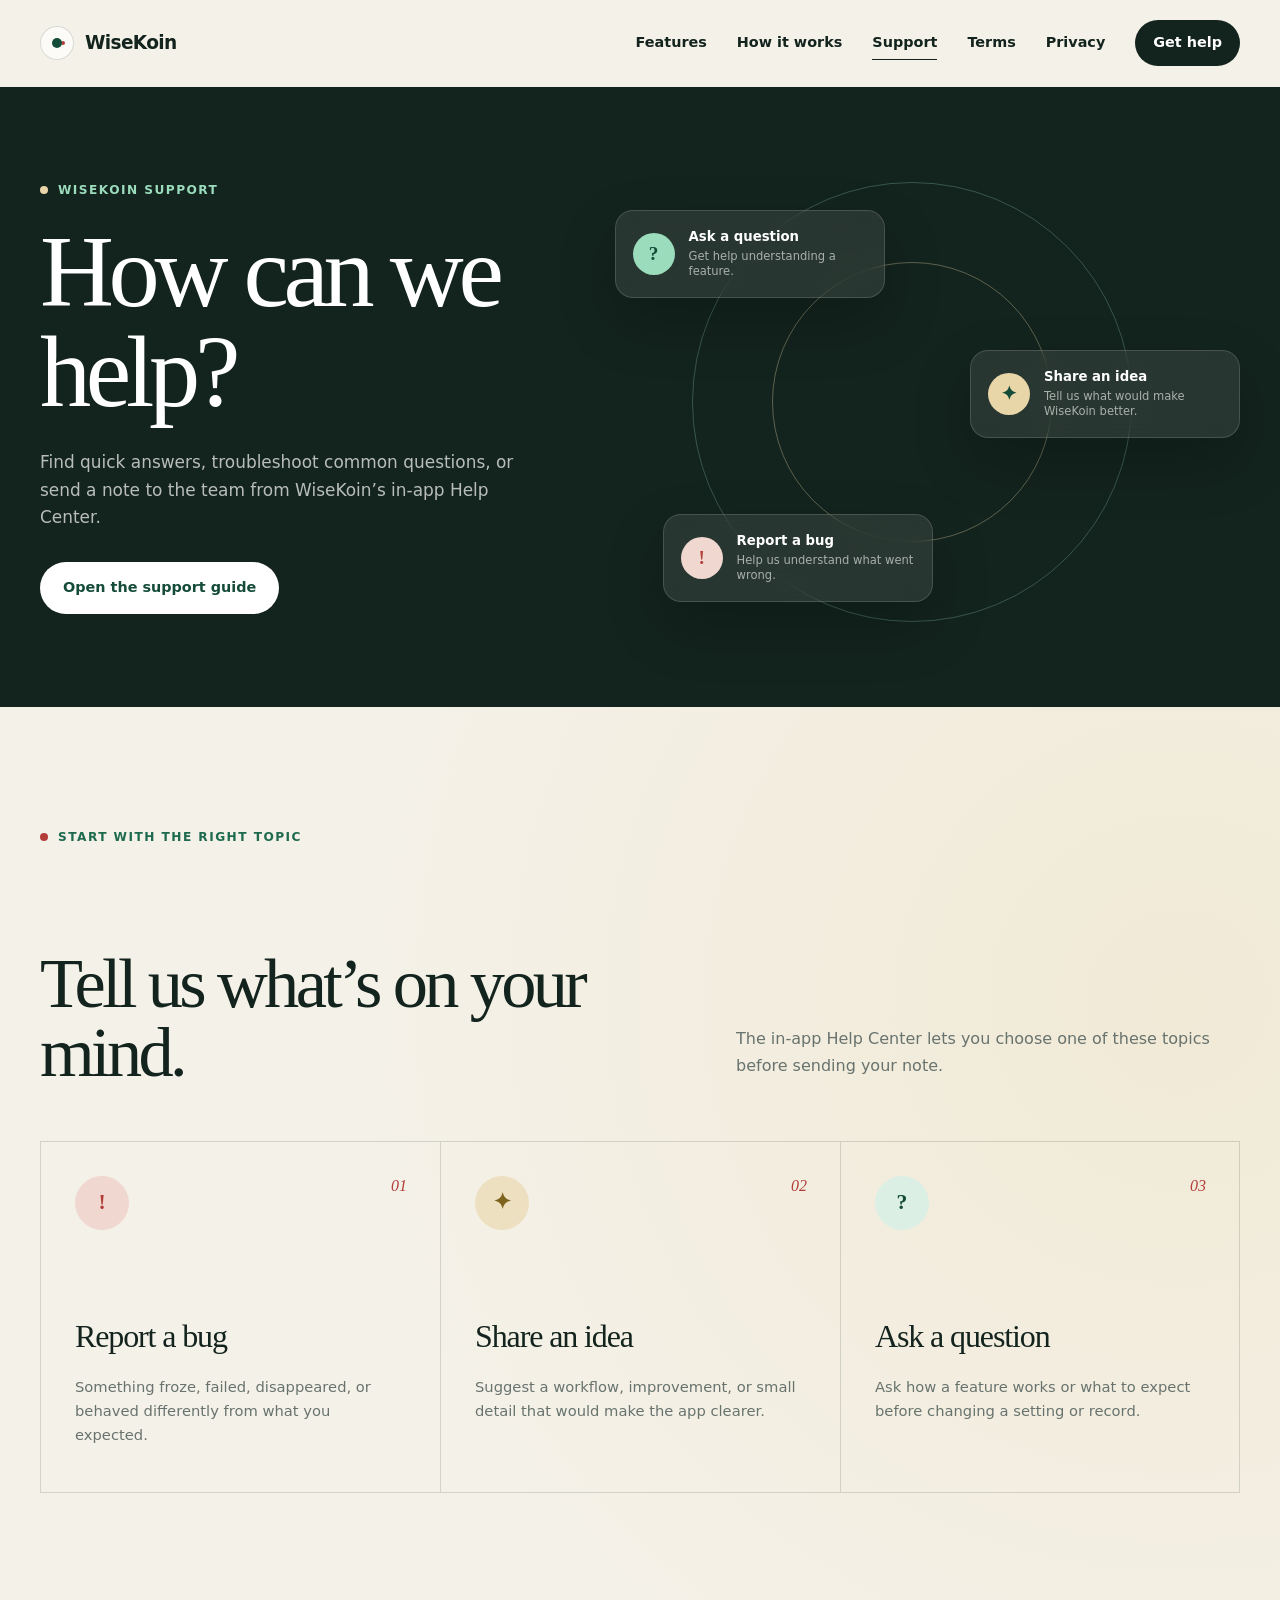
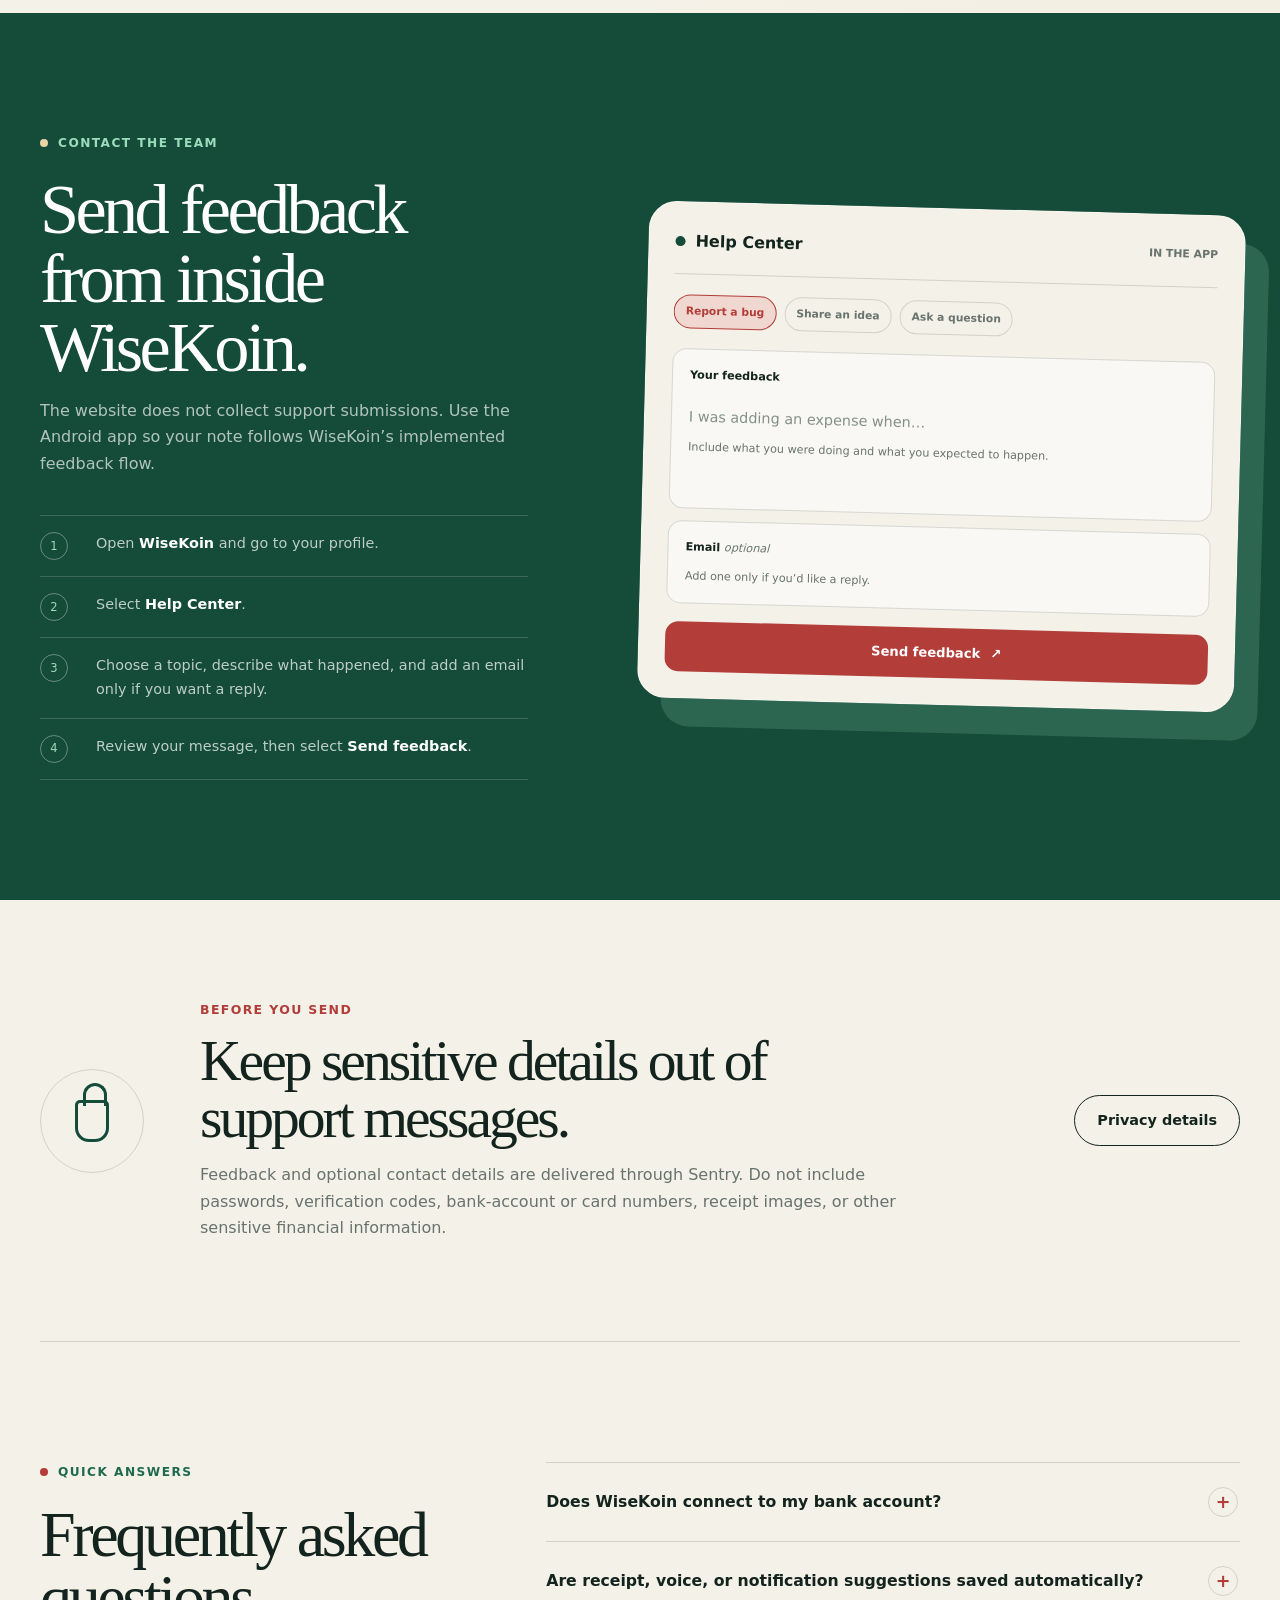
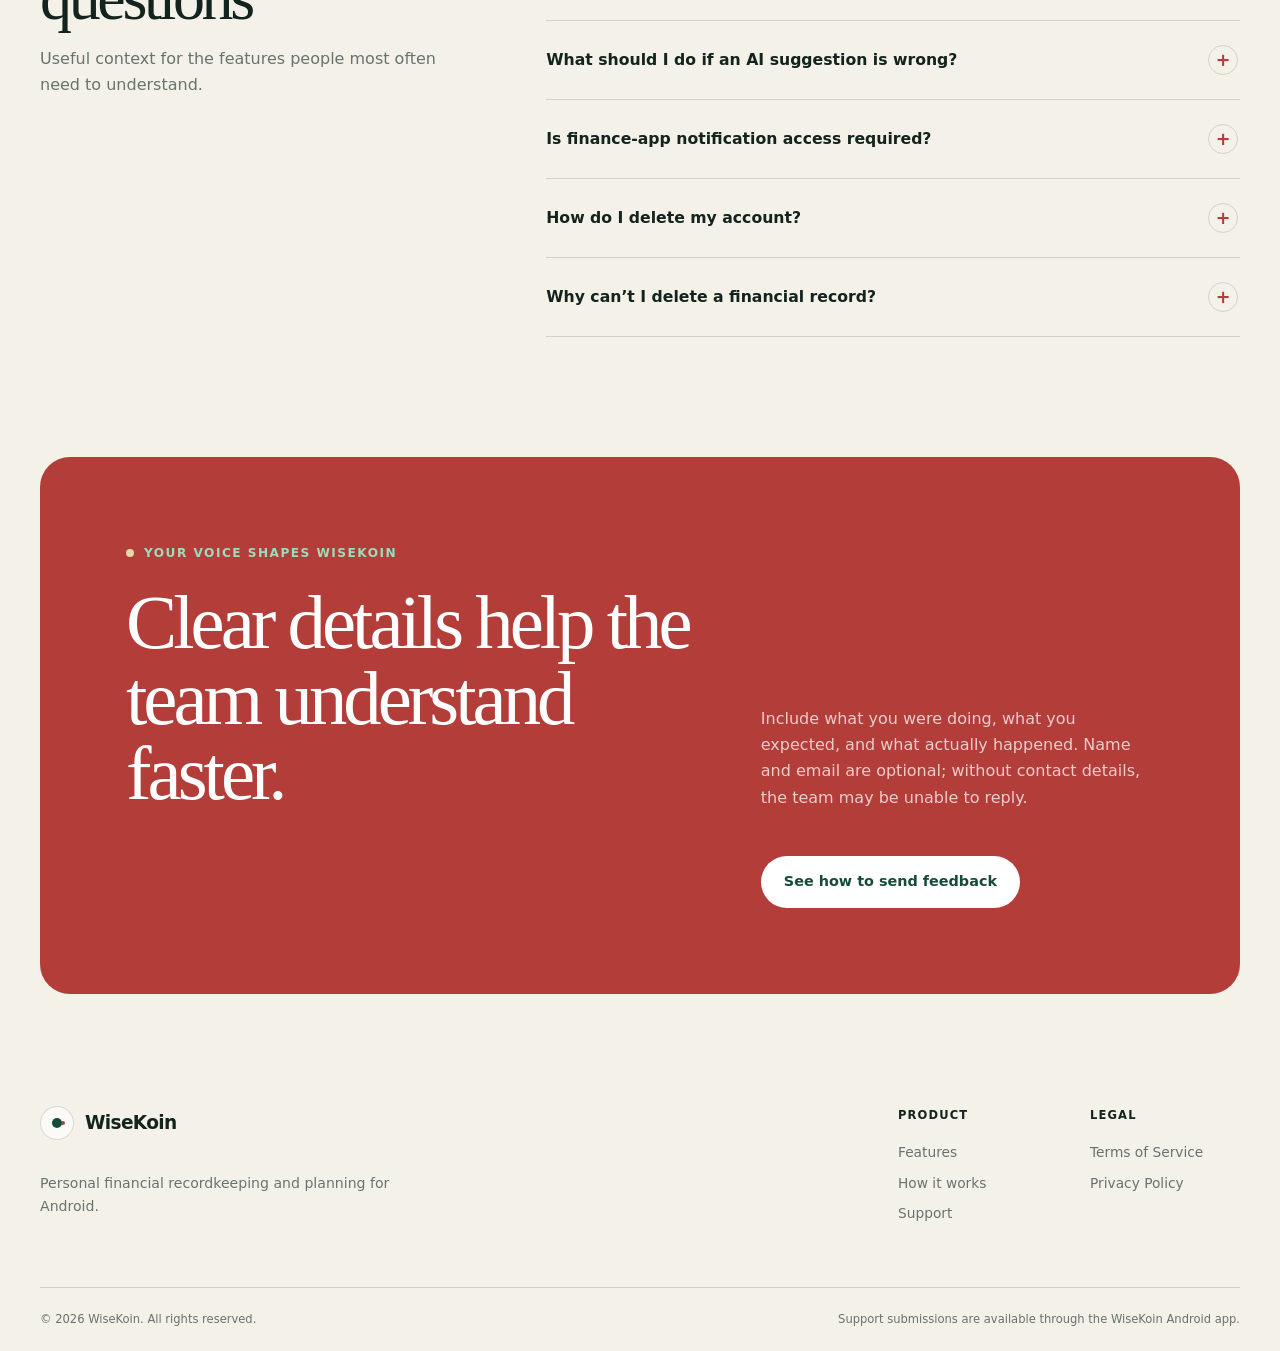
<file: legal/support.html>
<!doctype html>
<html lang="en">
  <head>
    <meta charset="utf-8" />
    <meta name="viewport" content="width=device-width, initial-scale=1" />
    <meta
      name="description"
      content="Get help with WiseKoin, prepare a useful bug report, or learn how to send feedback through the Android app."
    />
    <meta name="theme-color" content="#f4f1e8" />
    <title>Support | WiseKoin</title>
    <link rel="stylesheet" href="styles.css" />
    <script src="script.js" defer></script>
  </head>
  <body class="support-page">
    <a class="skip-link" href="#main-content">Skip to content</a>

    <header class="site-header" data-header>
      <div class="nav-shell">
        <a class="brand" href="index.html" aria-label="WiseKoin home">
          <span class="brand-mark" aria-hidden="true"><span></span></span>
          <span>WiseKoin</span>
        </a>

        <button
          class="menu-toggle"
          type="button"
          aria-expanded="false"
          aria-controls="primary-navigation"
          data-menu-toggle
        >
          <span class="sr-only">Open navigation</span>
          <span></span><span></span>
        </button>

        <nav id="primary-navigation" class="primary-nav" aria-label="Primary navigation" data-menu>
          <a href="index.html#features">Features</a>
          <a href="index.html#how-it-works">How it works</a>
          <a href="support.html" aria-current="page">Support</a>
          <a href="terms.html">Terms</a>
          <a href="privacy.html">Privacy</a>
          <a class="nav-cta" href="#contact">Get help</a>
        </nav>
      </div>
    </header>

    <main id="main-content">
      <section class="support-hero">
        <div class="section-shell support-hero-grid">
          <div>
            <p class="eyebrow light"><span></span> WiseKoin support</p>
            <h1>How can we help?</h1>
            <p>
              Find quick answers, troubleshoot common questions, or send a note to the team from
              WiseKoin’s in-app Help Center.
            </p>
            <a class="button button-light" href="#contact">Open the support guide</a>
          </div>
          <div class="support-hero-art" aria-hidden="true">
            <div class="support-ring ring-large"></div>
            <div class="support-ring ring-small"></div>
            <div class="message-card message-one">
              <span>?</span>
              <p><strong>Ask a question</strong>Get help understanding a feature.</p>
            </div>
            <div class="message-card message-two">
              <span>✦</span>
              <p><strong>Share an idea</strong>Tell us what would make WiseKoin better.</p>
            </div>
            <div class="message-card message-three">
              <span>!</span>
              <p><strong>Report a bug</strong>Help us understand what went wrong.</p>
            </div>
          </div>
        </div>
      </section>

      <section class="support-options section-shell" aria-labelledby="choose-heading">
        <div class="support-section-heading">
          <p class="eyebrow"><span></span> Start with the right topic</p>
          <h2 id="choose-heading">Tell us what’s on your mind.</h2>
          <p>The in-app Help Center lets you choose one of these topics before sending your note.</p>
        </div>
        <div class="support-card-grid">
          <article class="support-option bug-option">
            <span class="support-option-icon" aria-hidden="true">!</span>
            <p class="option-number">01</p>
            <h3>Report a bug</h3>
            <p>Something froze, failed, disappeared, or behaved differently from what you expected.</p>
          </article>
          <article class="support-option idea-option">
            <span class="support-option-icon" aria-hidden="true">✦</span>
            <p class="option-number">02</p>
            <h3>Share an idea</h3>
            <p>Suggest a workflow, improvement, or small detail that would make the app clearer.</p>
          </article>
          <article class="support-option question-option">
            <span class="support-option-icon" aria-hidden="true">?</span>
            <p class="option-number">03</p>
            <h3>Ask a question</h3>
            <p>Ask how a feature works or what to expect before changing a setting or record.</p>
          </article>
        </div>
      </section>

      <section id="contact" class="in-app-support">
        <div class="section-shell in-app-grid">
          <div class="in-app-copy">
            <p class="eyebrow light"><span></span> Contact the team</p>
            <h2>Send feedback from inside WiseKoin.</h2>
            <p>
              The website does not collect support submissions. Use the Android app so your note
              follows WiseKoin’s implemented feedback flow.
            </p>
            <ol class="support-steps">
              <li><span>1</span><p>Open <strong>WiseKoin</strong> and go to your profile.</p></li>
              <li><span>2</span><p>Select <strong>Help Center</strong>.</p></li>
              <li><span>3</span><p>Choose a topic, describe what happened, and add an email only if you want a reply.</p></li>
              <li><span>4</span><p>Review your message, then select <strong>Send feedback</strong>.</p></li>
            </ol>
          </div>

          <aside class="support-compose" aria-label="Example of a useful support message">
            <div class="compose-top">
              <span class="compose-dot"></span>
              <p>Help Center</p>
              <span class="compose-status">In the app</span>
            </div>
            <div class="topic-pills" aria-hidden="true">
              <span class="selected">Report a bug</span>
              <span>Share an idea</span>
              <span>Ask a question</span>
            </div>
            <div class="compose-field">
              <p>Your feedback</p>
              <strong>I was adding an expense when…</strong>
              <span>Include what you were doing and what you expected to happen.</span>
            </div>
            <div class="compose-field compact">
              <p>Email <em>optional</em></p>
              <span>Add one only if you’d like a reply.</span>
            </div>
            <div class="compose-button" aria-hidden="true">Send feedback <span>↗</span></div>
          </aside>
        </div>
      </section>

      <section class="support-privacy section-shell">
        <div class="privacy-symbol" aria-hidden="true"><span></span></div>
        <div>
          <p class="kicker">Before you send</p>
          <h2>Keep sensitive details out of support messages.</h2>
          <p>
            Feedback and optional contact details are delivered through Sentry. Do not include
            passwords, verification codes, bank-account or card numbers, receipt images, or other
            sensitive financial information.
          </p>
        </div>
        <a class="button button-ghost" href="privacy.html#help-center-feedback">Privacy details</a>
      </section>

      <section class="faq-section section-shell" aria-labelledby="faq-heading">
        <div class="faq-heading">
          <p class="eyebrow"><span></span> Quick answers</p>
          <h2 id="faq-heading">Frequently asked questions</h2>
          <p>Useful context for the features people most often need to understand.</p>
        </div>
        <div class="faq-list">
          <details>
            <summary>Does WiseKoin connect to my bank account?<span aria-hidden="true">+</span></summary>
            <p>No. WiseKoin is a personal recordkeeping tool. It does not collect online-banking credentials, hold funds, or execute payments.</p>
          </details>
          <details>
            <summary>Are receipt, voice, or notification suggestions saved automatically?<span aria-hidden="true">+</span></summary>
            <p>No. These features produce suggestions for you to review. A suggestion becomes a WiseKoin transaction only after you confirm it.</p>
          </details>
          <details>
            <summary>What should I do if an AI suggestion is wrong?<span aria-hidden="true">+</span></summary>
            <p>Check every field and correct the suggestion before saving it. If the behavior is confusing or repeats, send a bug report through the in-app Help Center without attaching sensitive financial information.</p>
          </details>
          <details>
            <summary>Is finance-app notification access required?<span aria-hidden="true">+</span></summary>
            <p>No. Notification-based suggestions are optional. You can disable tracking in WiseKoin or revoke notification access through Android settings.</p>
          </details>
          <details>
            <summary>How do I delete my account?<span aria-hidden="true">+</span></summary>
            <p>Use the in-app account-deletion flow and complete its password and email-verification steps. Logging out by itself does not delete your account or records.</p>
          </details>
          <details>
            <summary>Why can’t I delete a financial record?<span aria-hidden="true">+</span></summary>
            <p>Some records cannot be removed while another record depends on them. Remove or update the dependent record first, then try again.</p>
          </details>
        </div>
      </section>

      <section class="support-final section-shell">
        <div>
          <p class="eyebrow light"><span></span> Your voice shapes WiseKoin</p>
          <h2>Clear details help the team understand faster.</h2>
        </div>
        <p>
          Include what you were doing, what you expected, and what actually happened. Name and
          email are optional; without contact details, the team may be unable to reply.
        </p>
        <a class="button button-light" href="#contact">See how to send feedback</a>
      </section>
    </main>

    <footer class="site-footer">
      <div class="section-shell footer-grid">
        <div>
          <a class="brand footer-brand" href="index.html">
            <span class="brand-mark" aria-hidden="true"><span></span></span>
            <span>WiseKoin</span>
          </a>
          <p>Personal financial recordkeeping and planning for Android.</p>
        </div>
        <div class="footer-links">
          <div>
            <p>Product</p>
            <a href="index.html#features">Features</a>
            <a href="index.html#how-it-works">How it works</a>
            <a href="support.html">Support</a>
          </div>
          <div>
            <p>Legal</p>
            <a href="terms.html">Terms of Service</a>
            <a href="privacy.html">Privacy Policy</a>
          </div>
        </div>
      </div>
      <div class="section-shell footer-bottom">
        <p>© <span data-current-year>2026</span> WiseKoin. All rights reserved.</p>
        <p>Support submissions are available through the WiseKoin Android app.</p>
      </div>
    </footer>
  </body>
</html>
</file>
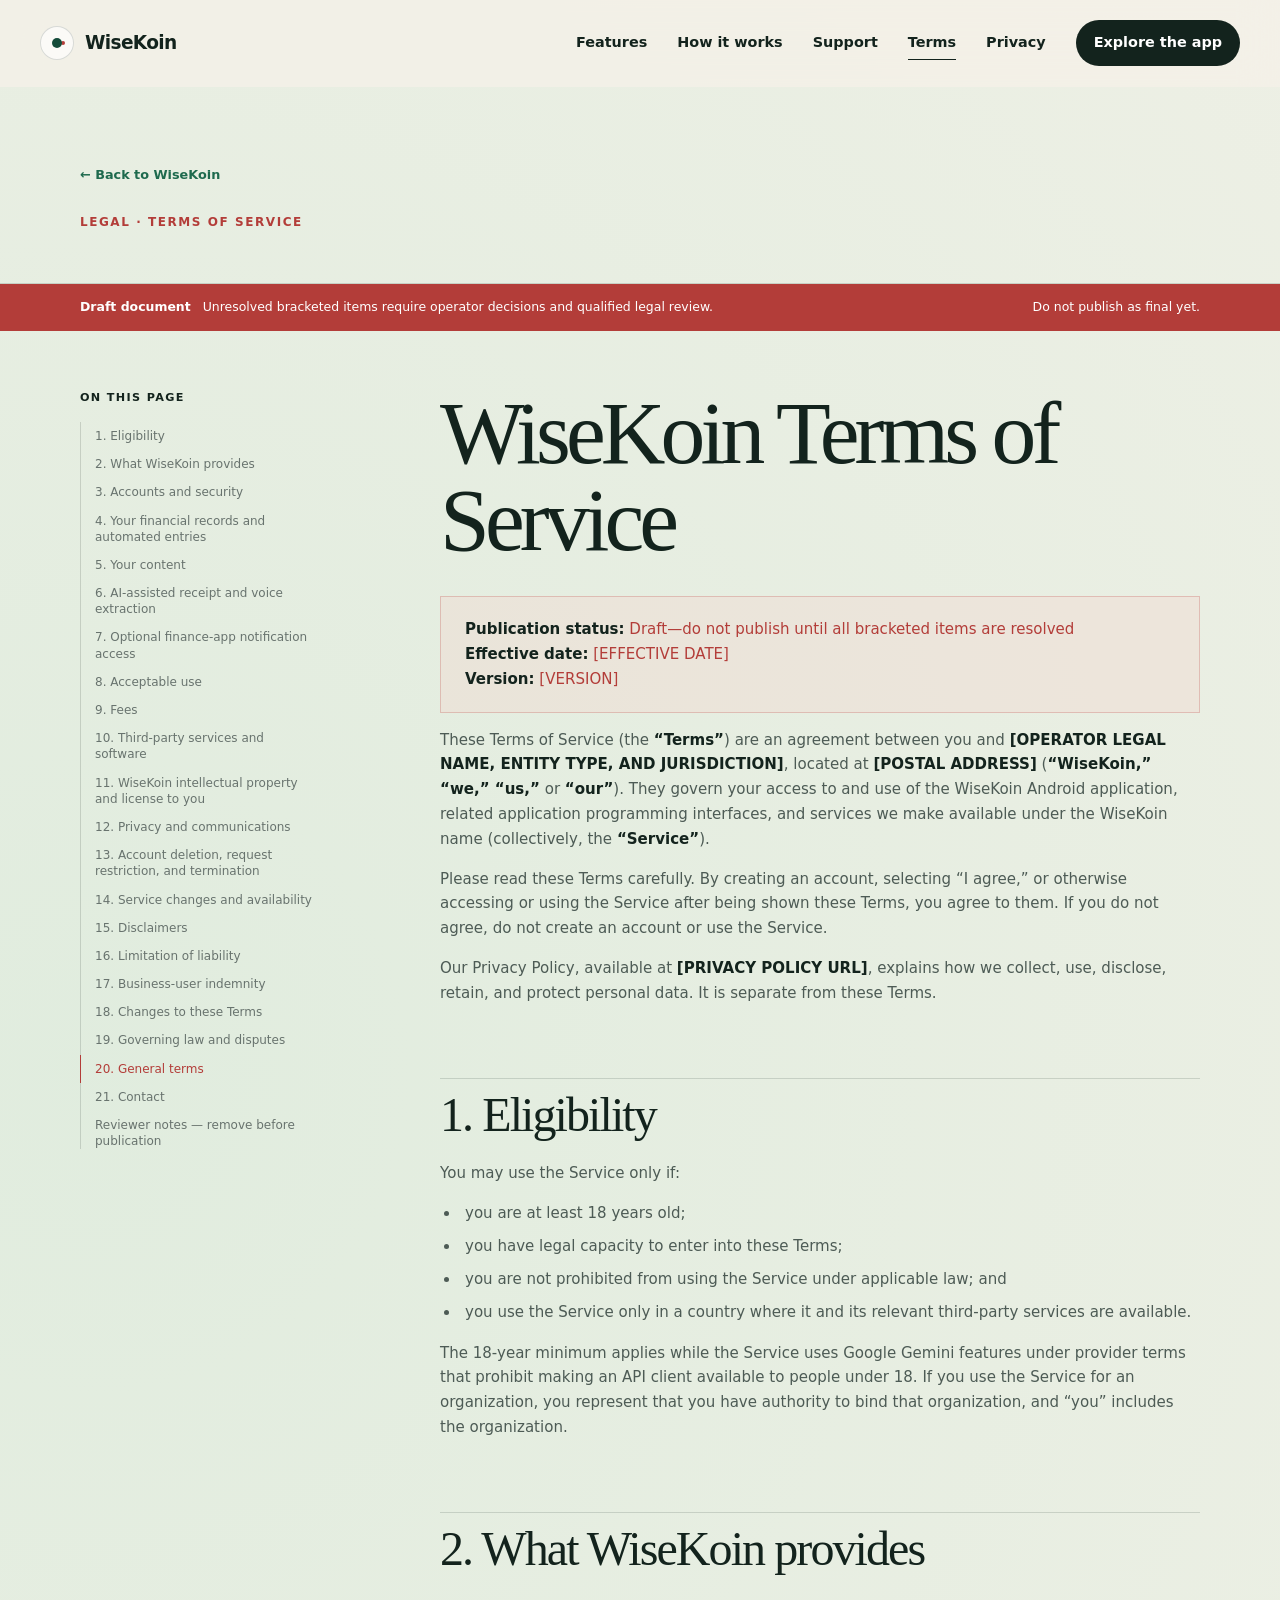
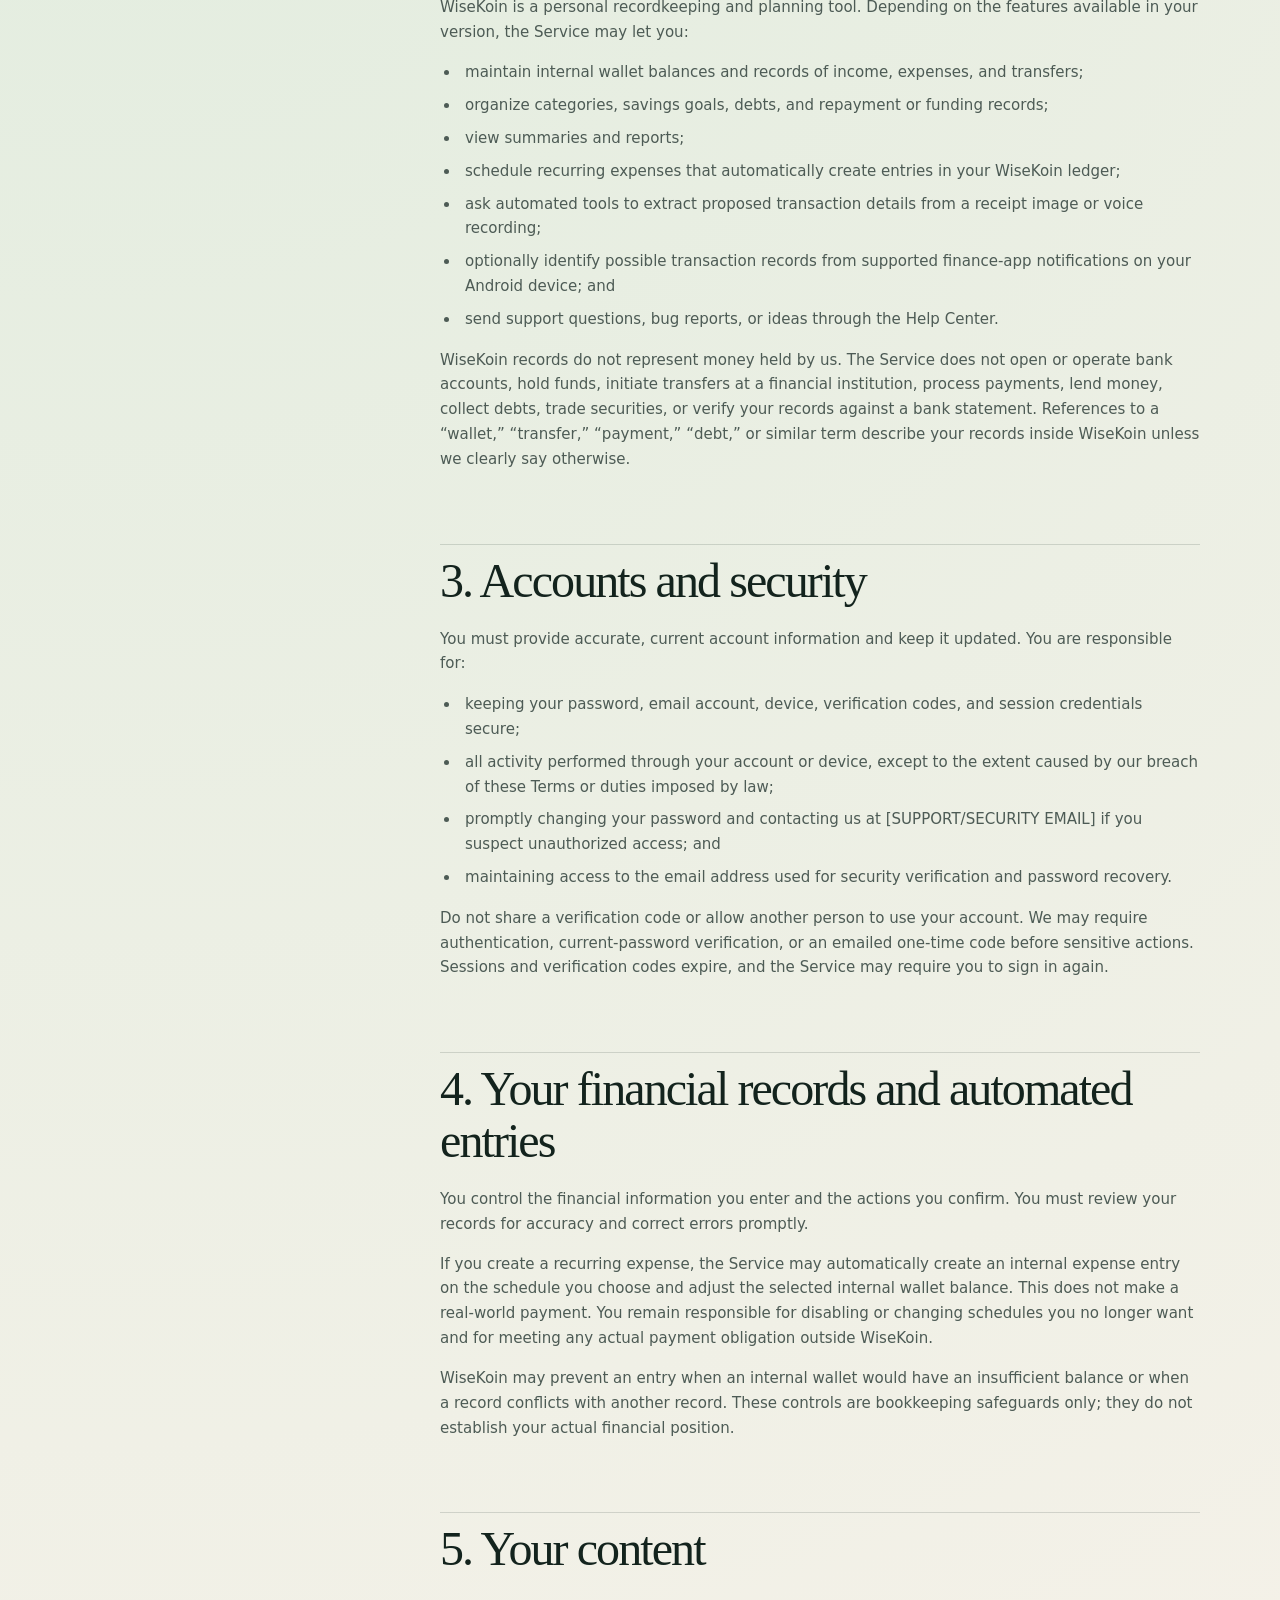
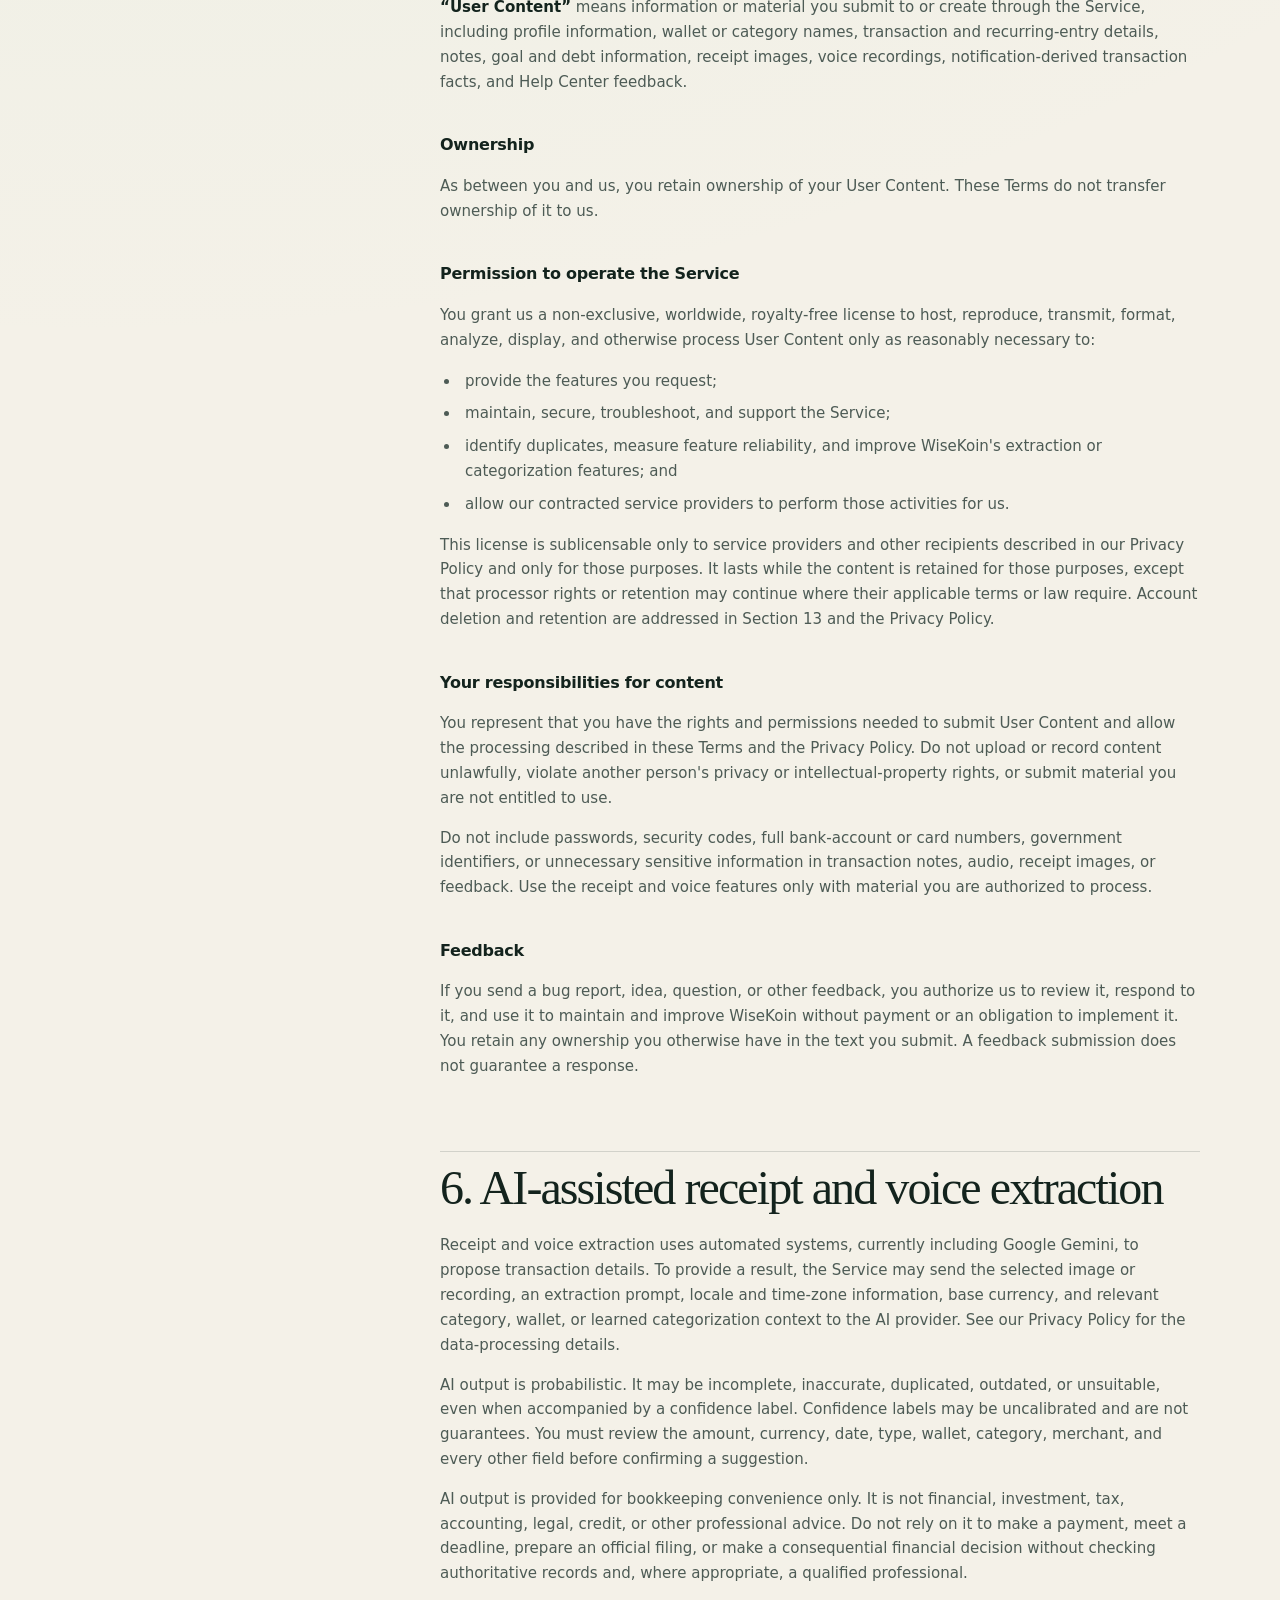
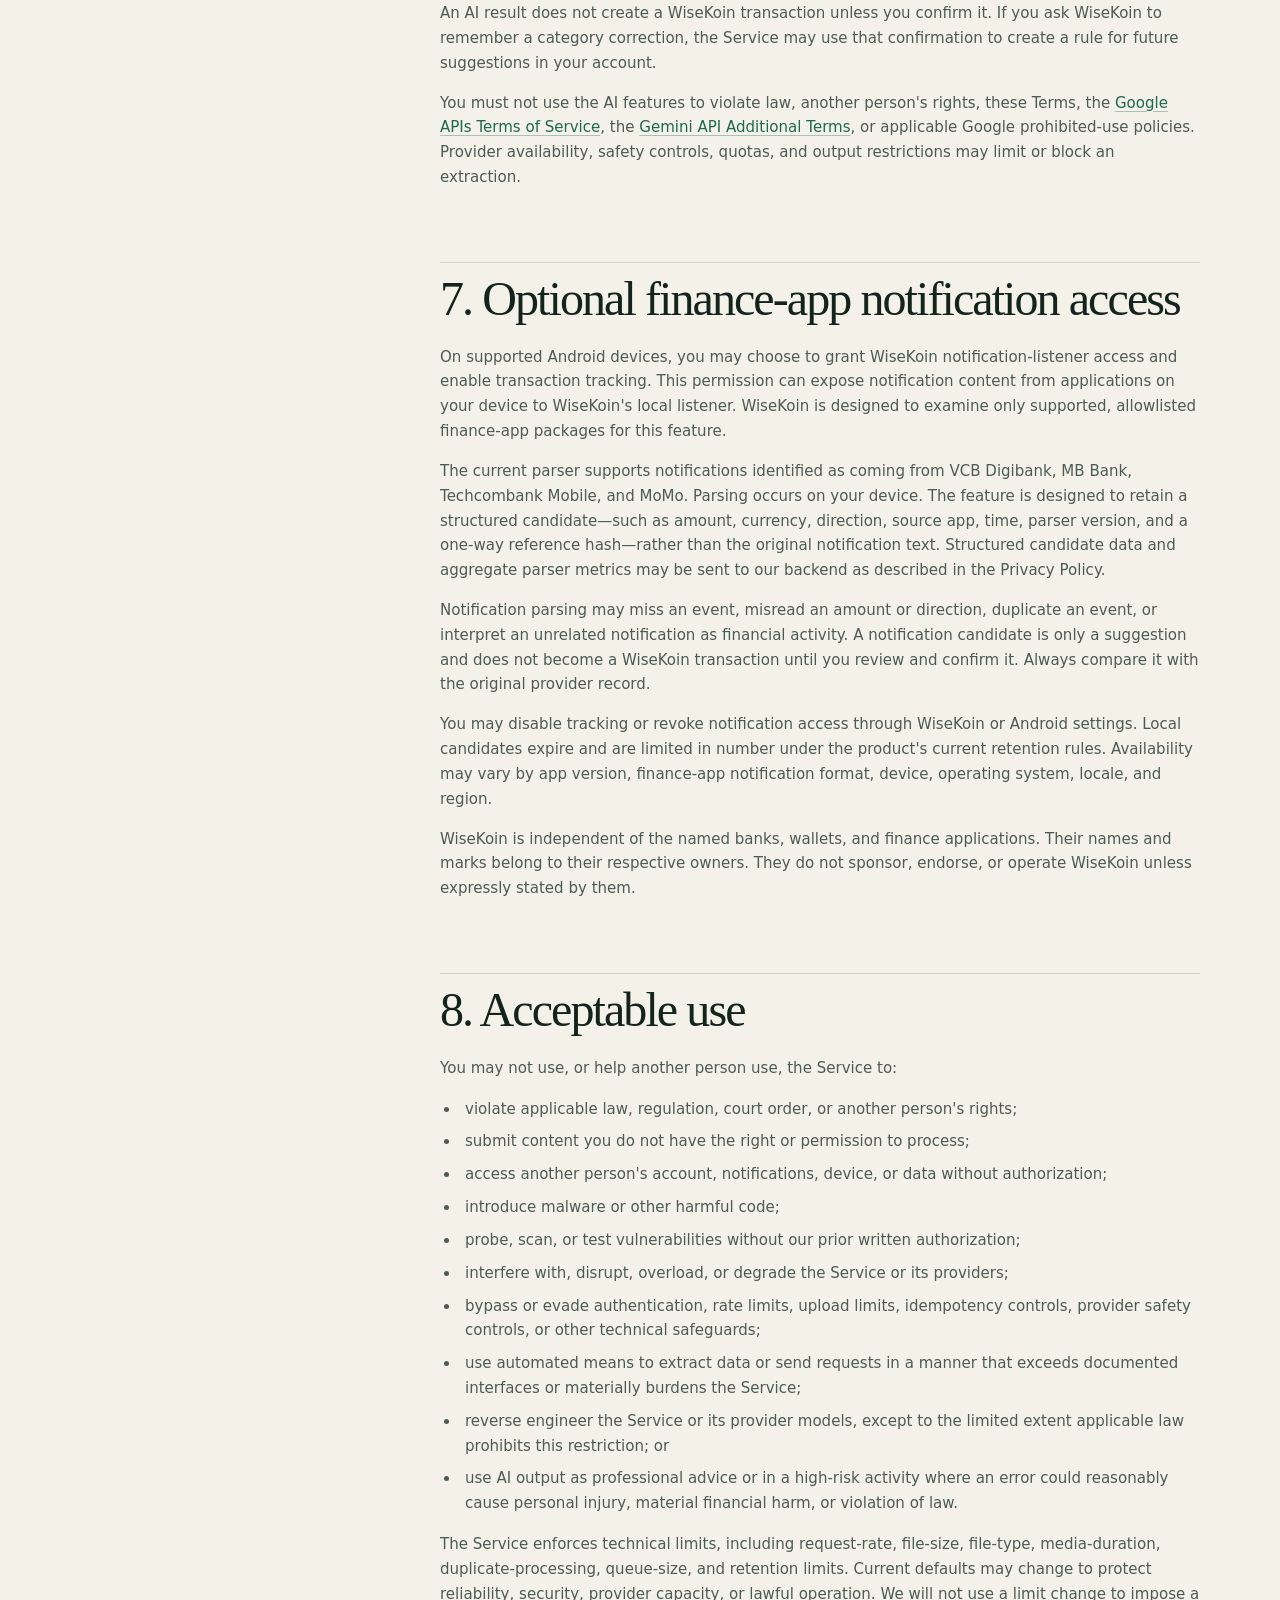
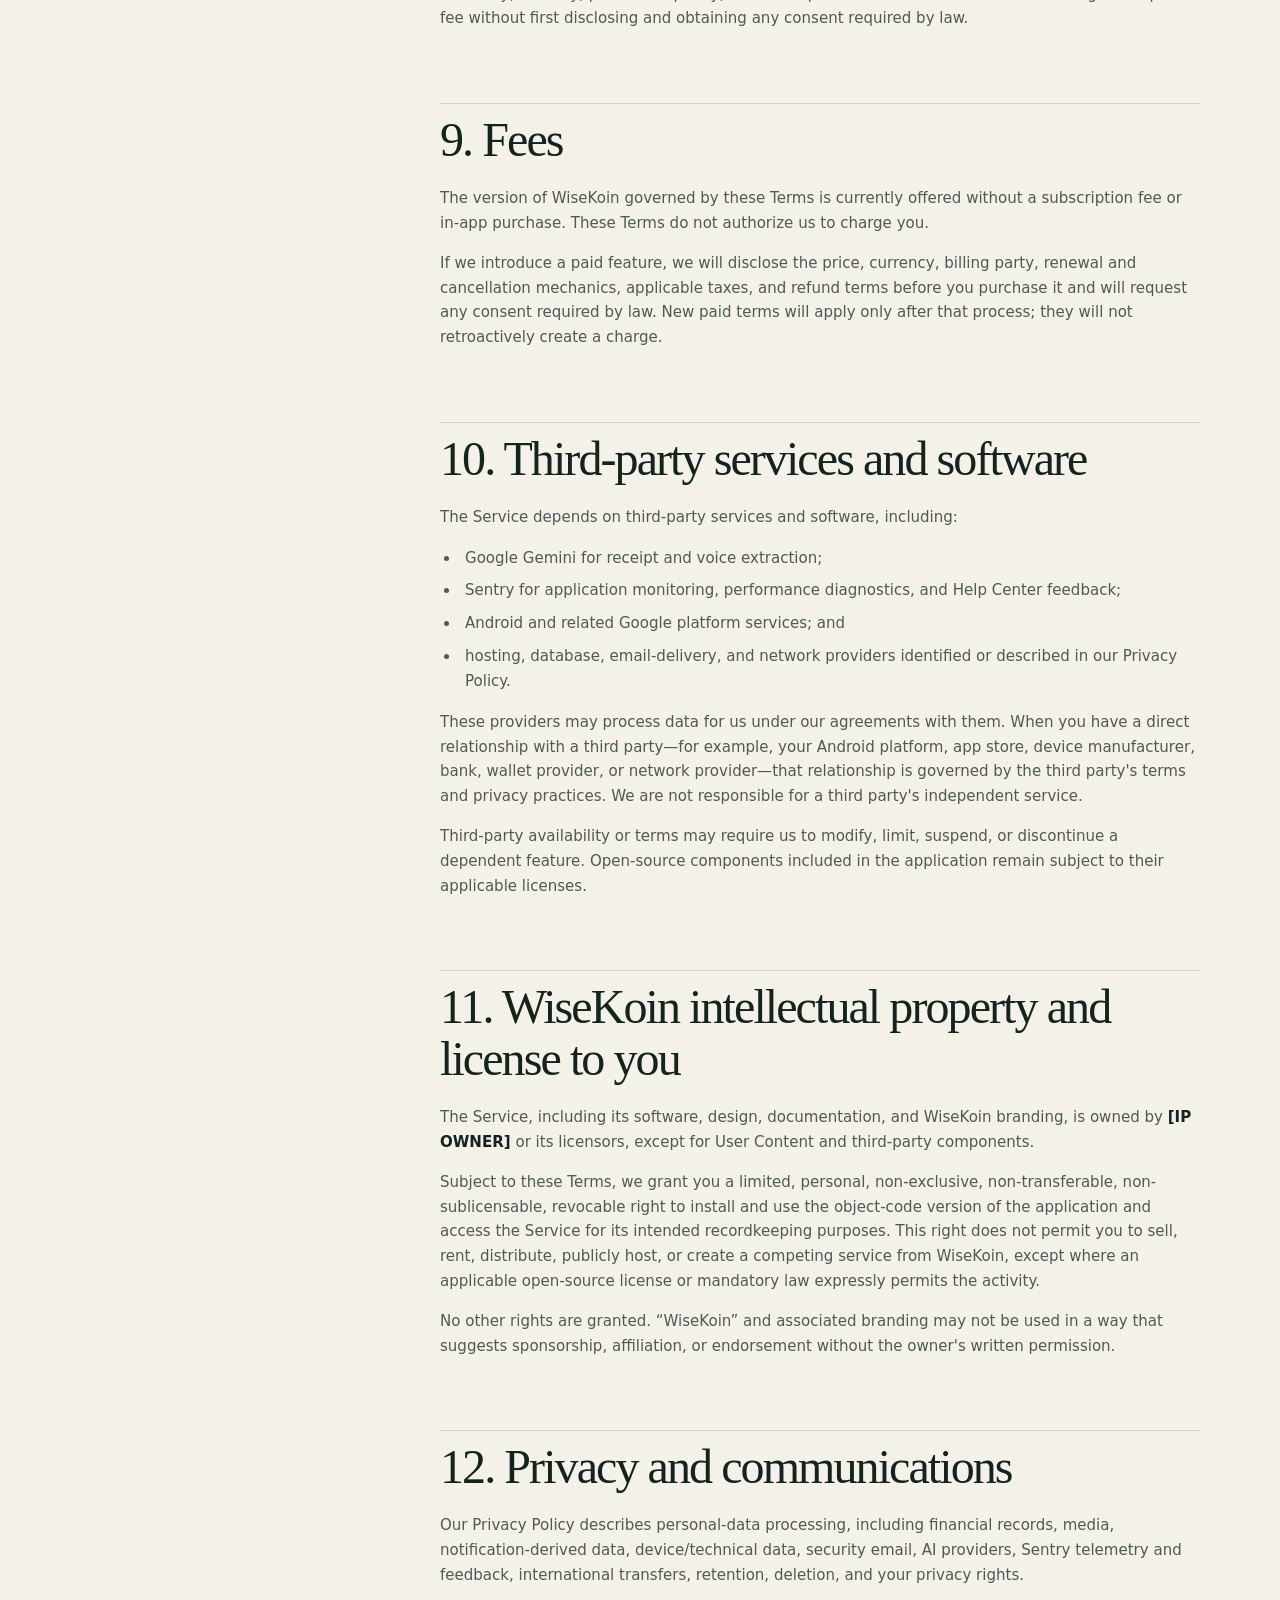
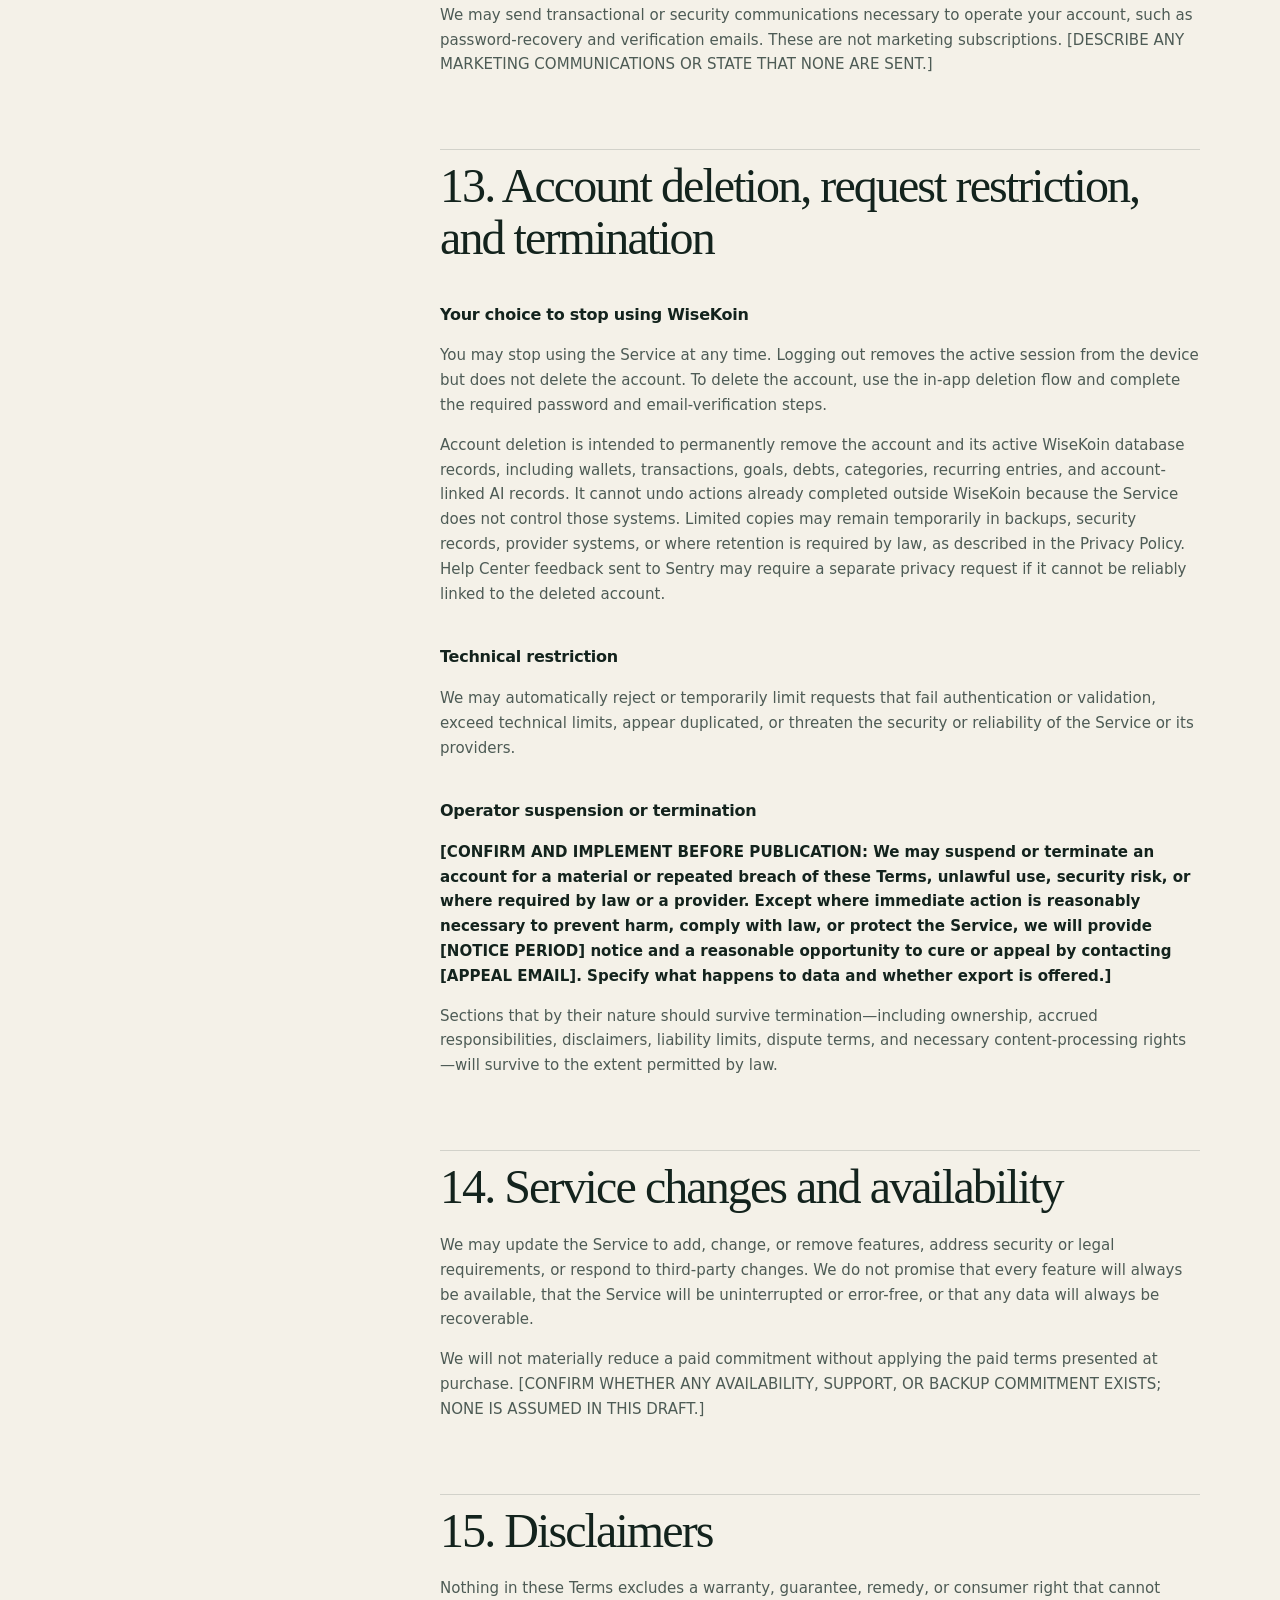
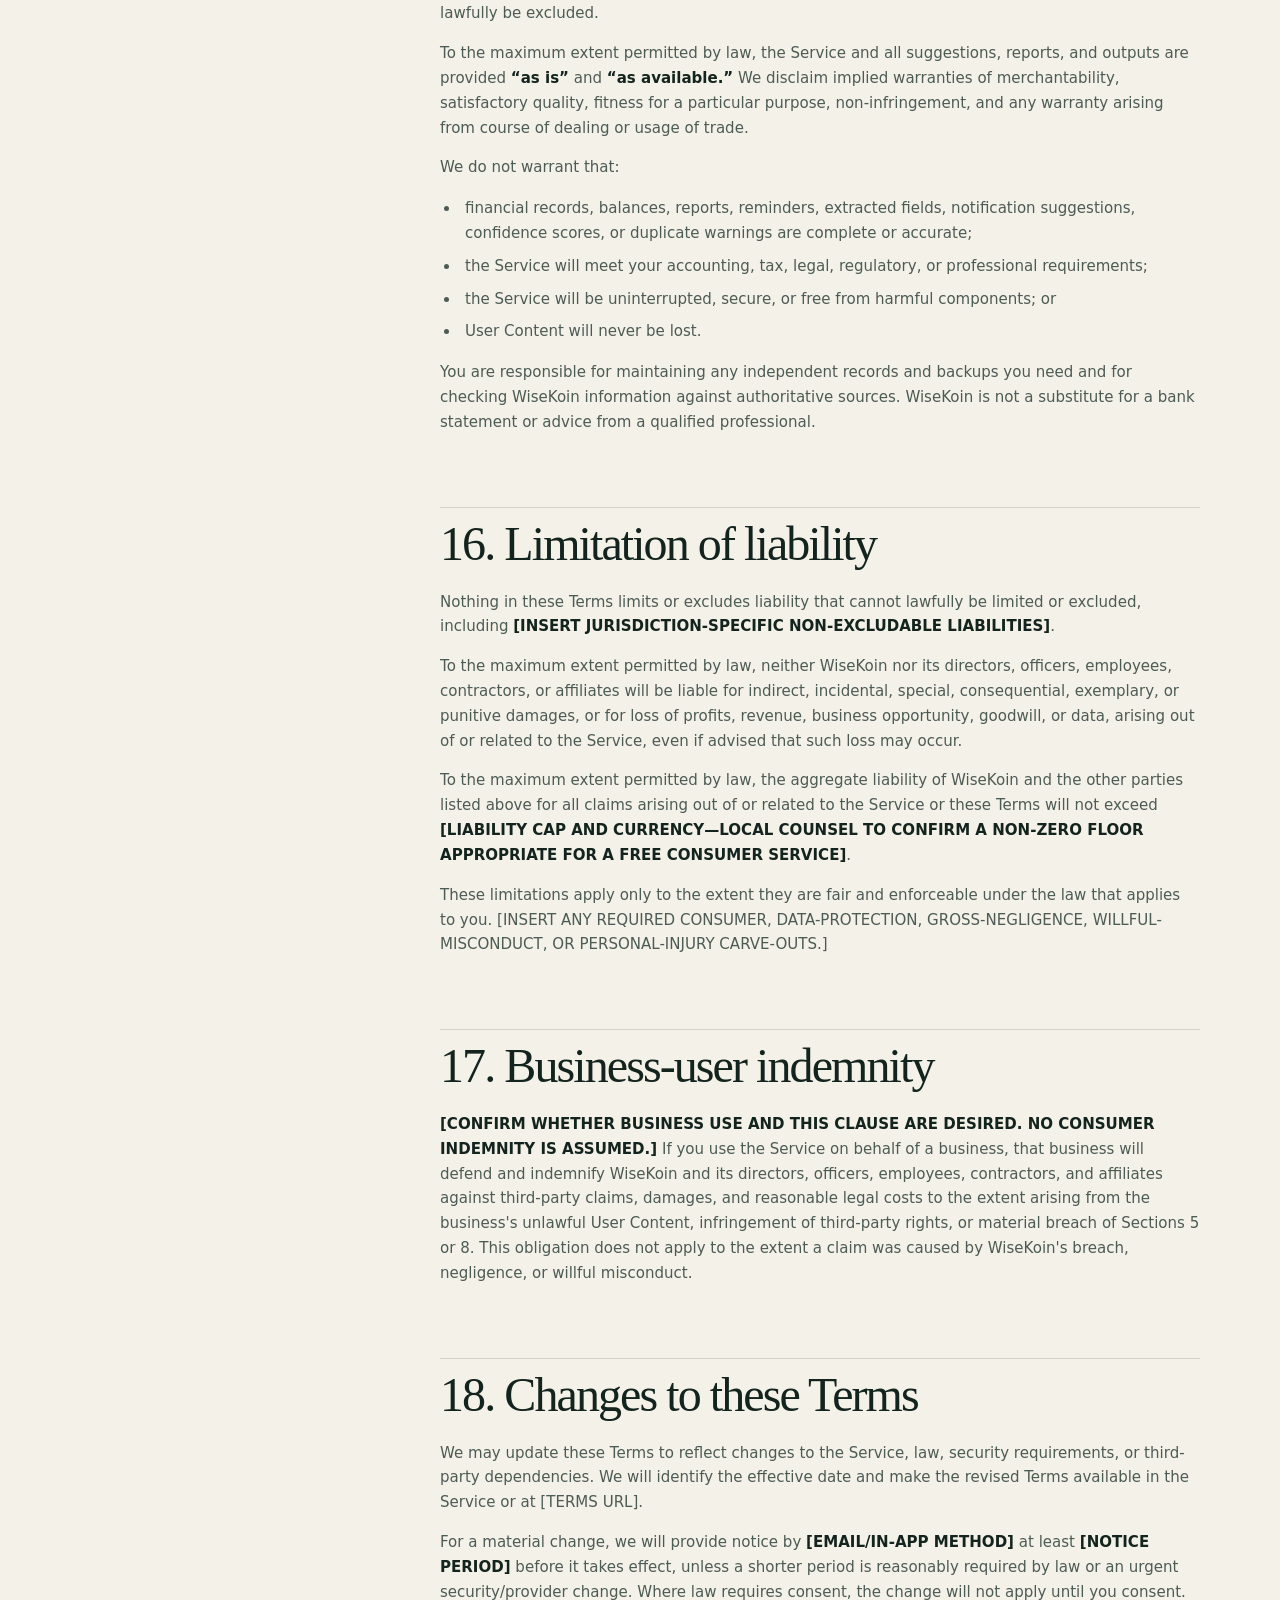
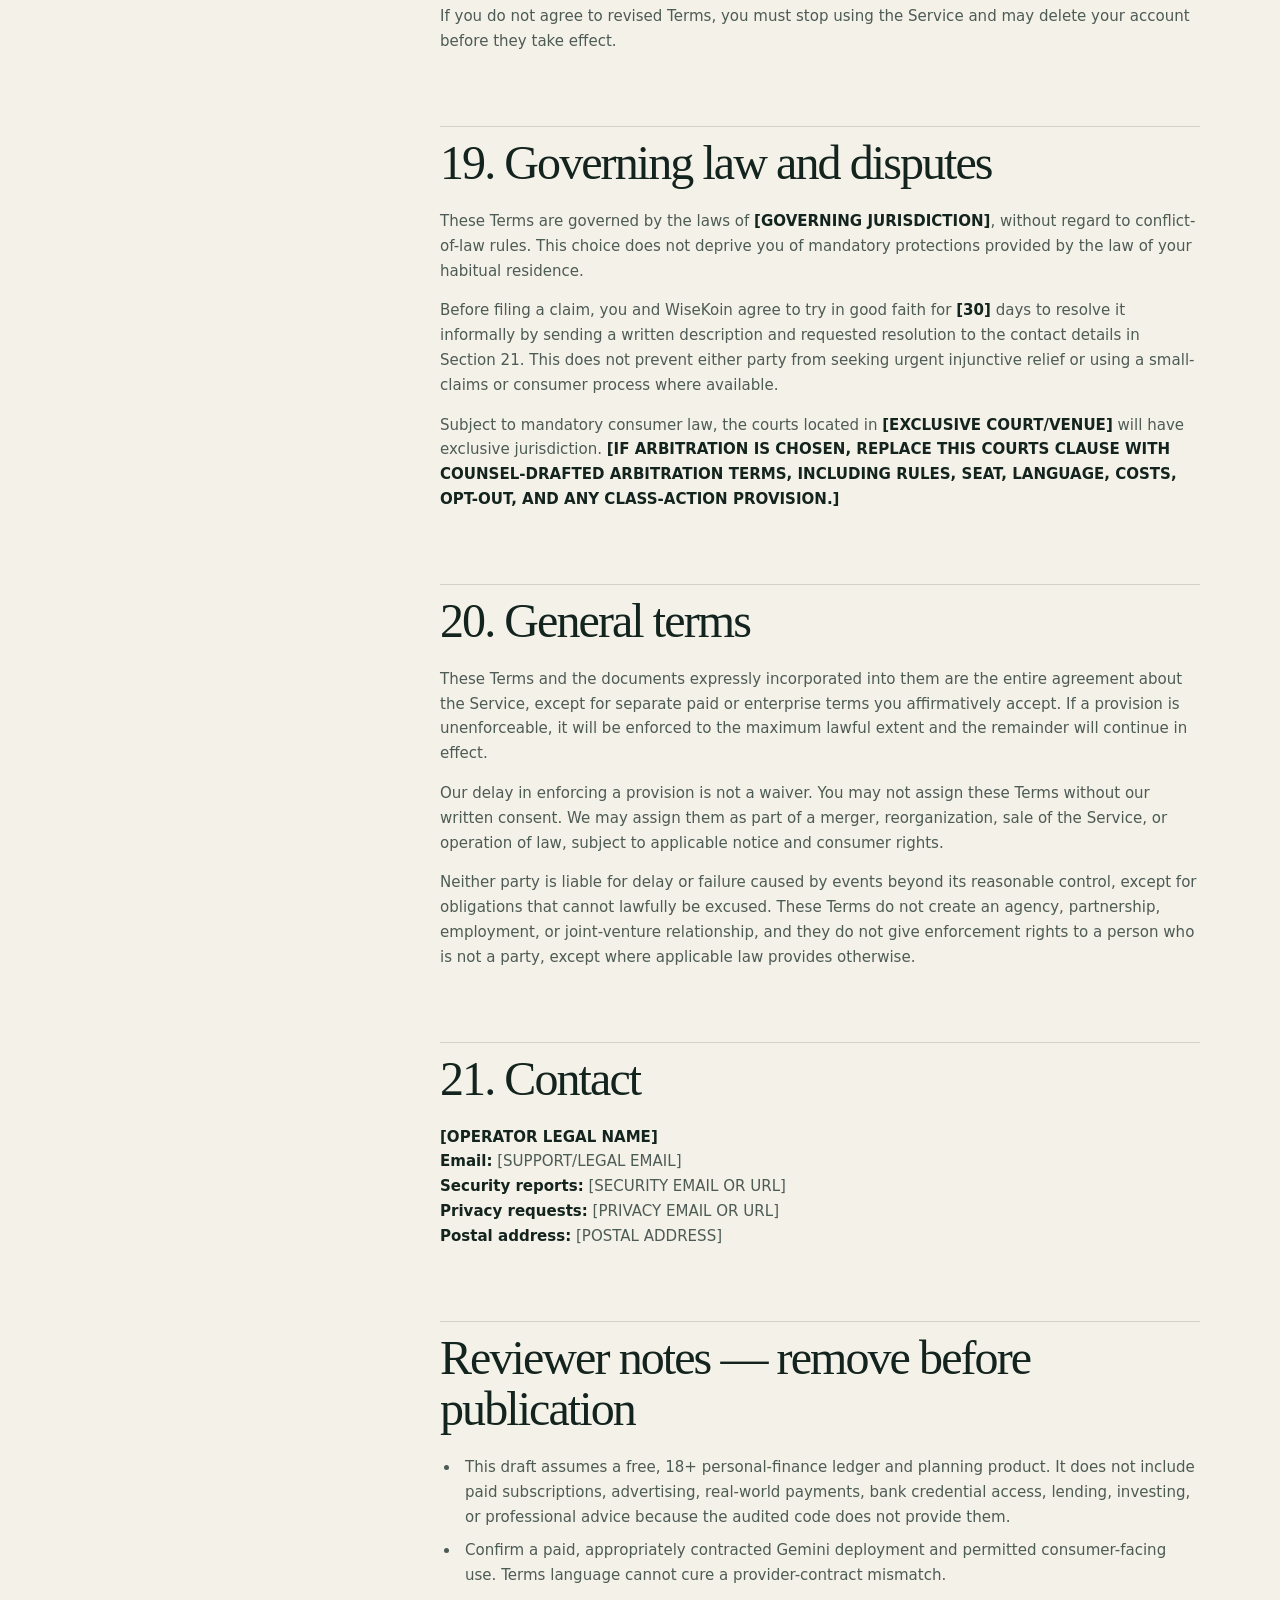
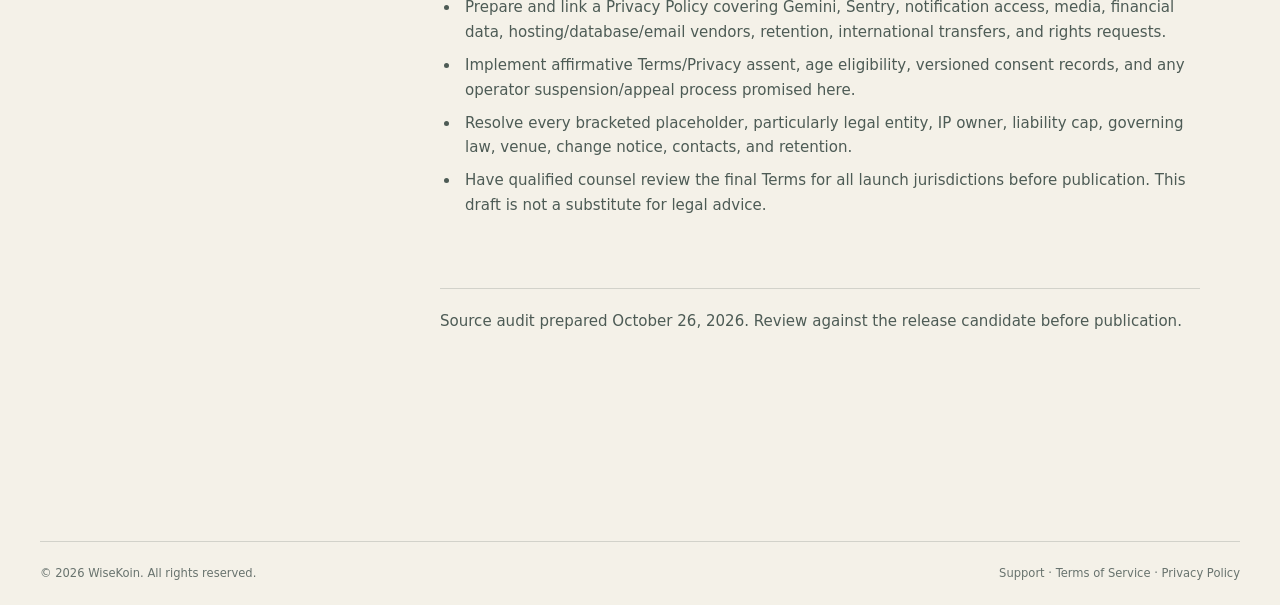
<file: legal/terms.html>
<!doctype html>
<html lang="en">
  <head>
    <meta charset="utf-8" />
    <meta name="viewport" content="width=device-width, initial-scale=1" />
    <meta name="description" content="Terms governing access to and use of the WiseKoin Android application and related services." />
    <meta name="theme-color" content="#f4f1e8" />
    <title>Terms of Service | WiseKoin</title>
    <link rel="stylesheet" href="styles.css" />
    <script src="script.js" defer></script>
  </head>
  <body class="legal-page">
    <a class="skip-link" href="#main-content">Skip to content</a>
    <header class="site-header" data-header>
      <div class="nav-shell">
        <a class="brand" href="index.html" aria-label="WiseKoin home">
          <span class="brand-mark" aria-hidden="true"><span></span></span>
          <span>WiseKoin</span>
        </a>
        <button class="menu-toggle" type="button" aria-expanded="false" aria-controls="primary-navigation" data-menu-toggle>
          <span class="sr-only">Open navigation</span><span></span><span></span>
        </button>
        <nav id="primary-navigation" class="primary-nav" aria-label="Primary navigation" data-menu>
          <a href="index.html#features">Features</a>
          <a href="index.html#how-it-works">How it works</a>
          <a href="support.html">Support</a>
          <a href="terms.html" aria-current="page">Terms</a>
          <a href="privacy.html" >Privacy</a>
          <a class="nav-cta" href="index.html#tour">Explore the app</a>
        </nav>
      </div>
    </header>

    <main id="main-content">
      <section class="legal-top">
        <div class="legal-top-inner">
          <a class="legal-back" href="index.html">← Back to WiseKoin</a>
          <p class="legal-label">Legal · Terms of Service</p>
          <p></p>
        </div>
      </section>
      <aside class="draft-banner" aria-label="Draft publication warning">
        <div>
          <p><strong>Draft document</strong> Unresolved bracketed items require operator decisions and qualified legal review.</p>
          <p>Do not publish as final yet.</p>
        </div>
      </aside>

      <div class="legal-layout">
        <aside class="legal-toc" aria-label="On this page">
          <p>On this page</p>
          <nav data-legal-toc></nav>
        </aside>
        <article class="legal-document">
<h1 id="wisekoin-terms-of-service">WiseKoin Terms of Service</h1>
<p><strong>Publication status:</strong> Draft—do not publish until all
bracketed items are resolved<br />
<strong>Effective date:</strong> [EFFECTIVE DATE]<br />
<strong>Version:</strong> [VERSION]</p>
<p>These Terms of Service (the <strong>“Terms”</strong>) are an
agreement between you and <strong>[OPERATOR LEGAL NAME, ENTITY TYPE, AND
JURISDICTION]</strong>, located at <strong>[POSTAL ADDRESS]</strong>
(<strong>“WiseKoin,” “we,” “us,”</strong> or <strong>“our”</strong>).
They govern your access to and use of the WiseKoin Android application,
related application programming interfaces, and services we make
available under the WiseKoin name (collectively, the
<strong>“Service”</strong>).</p>
<p>Please read these Terms carefully. By creating an account, selecting
“I agree,” or otherwise accessing or using the Service after being shown
these Terms, you agree to them. If you do not agree, do not create an
account or use the Service.</p>
<p>Our Privacy Policy, available at <strong>[PRIVACY POLICY
URL]</strong>, explains how we collect, use, disclose, retain, and
protect personal data. It is separate from these Terms.</p>
<h2 id="1-eligibility">1. Eligibility</h2>
<p>You may use the Service only if:</p>
<ul>
<li>you are at least 18 years old;</li>
<li>you have legal capacity to enter into these Terms;</li>
<li>you are not prohibited from using the Service under applicable law;
and</li>
<li>you use the Service only in a country where it and its relevant
third-party services are available.</li>
</ul>
<p>The 18-year minimum applies while the Service uses Google Gemini
features under provider terms that prohibit making an API client
available to people under 18. If you use the Service for an
organization, you represent that you have authority to bind that
organization, and “you” includes the organization.</p>
<h2 id="2-what-wisekoin-provides">2. What WiseKoin provides</h2>
<p>WiseKoin is a personal recordkeeping and planning tool. Depending on
the features available in your version, the Service may let you:</p>
<ul>
<li>maintain internal wallet balances and records of income, expenses,
and transfers;</li>
<li>organize categories, savings goals, debts, and repayment or funding
records;</li>
<li>view summaries and reports;</li>
<li>schedule recurring expenses that automatically create entries in
your WiseKoin ledger;</li>
<li>ask automated tools to extract proposed transaction details from a
receipt image or voice recording;</li>
<li>optionally identify possible transaction records from supported
finance-app notifications on your Android device; and</li>
<li>send support questions, bug reports, or ideas through the Help
Center.</li>
</ul>
<p>WiseKoin records do not represent money held by us. The Service does
not open or operate bank accounts, hold funds, initiate transfers at a
financial institution, process payments, lend money, collect debts,
trade securities, or verify your records against a bank statement.
References to a “wallet,” “transfer,” “payment,” “debt,” or similar term
describe your records inside WiseKoin unless we clearly say
otherwise.</p>
<h2 id="3-accounts-and-security">3. Accounts and security</h2>
<p>You must provide accurate, current account information and keep it
updated. You are responsible for:</p>
<ul>
<li>keeping your password, email account, device, verification codes,
and session credentials secure;</li>
<li>all activity performed through your account or device, except to the
extent caused by our breach of these Terms or duties imposed by
law;</li>
<li>promptly changing your password and contacting us at
[SUPPORT/SECURITY EMAIL] if you suspect unauthorized access; and</li>
<li>maintaining access to the email address used for security
verification and password recovery.</li>
</ul>
<p>Do not share a verification code or allow another person to use your
account. We may require authentication, current-password verification,
or an emailed one-time code before sensitive actions. Sessions and
verification codes expire, and the Service may require you to sign in
again.</p>
<h2 id="4-your-financial-records-and-automated-entries">4. Your
financial records and automated entries</h2>
<p>You control the financial information you enter and the actions you
confirm. You must review your records for accuracy and correct errors
promptly.</p>
<p>If you create a recurring expense, the Service may automatically
create an internal expense entry on the schedule you choose and adjust
the selected internal wallet balance. This does not make a real-world
payment. You remain responsible for disabling or changing schedules you
no longer want and for meeting any actual payment obligation outside
WiseKoin.</p>
<p>WiseKoin may prevent an entry when an internal wallet would have an
insufficient balance or when a record conflicts with another record.
These controls are bookkeeping safeguards only; they do not establish
your actual financial position.</p>
<h2 id="5-your-content">5. Your content</h2>
<p><strong>“User Content”</strong> means information or material you
submit to or create through the Service, including profile information,
wallet or category names, transaction and recurring-entry details,
notes, goal and debt information, receipt images, voice recordings,
notification-derived transaction facts, and Help Center feedback.</p>
<h3 id="ownership">Ownership</h3>
<p>As between you and us, you retain ownership of your User Content.
These Terms do not transfer ownership of it to us.</p>
<h3 id="permission-to-operate-the-service">Permission to operate the
Service</h3>
<p>You grant us a non-exclusive, worldwide, royalty-free license to
host, reproduce, transmit, format, analyze, display, and otherwise
process User Content only as reasonably necessary to:</p>
<ul>
<li>provide the features you request;</li>
<li>maintain, secure, troubleshoot, and support the Service;</li>
<li>identify duplicates, measure feature reliability, and improve
WiseKoin's extraction or categorization features; and</li>
<li>allow our contracted service providers to perform those activities
for us.</li>
</ul>
<p>This license is sublicensable only to service providers and other
recipients described in our Privacy Policy and only for those purposes.
It lasts while the content is retained for those purposes, except that
processor rights or retention may continue where their applicable terms
or law require. Account deletion and retention are addressed in Section
13 and the Privacy Policy.</p>
<h3 id="your-responsibilities-for-content">Your responsibilities for
content</h3>
<p>You represent that you have the rights and permissions needed to
submit User Content and allow the processing described in these Terms
and the Privacy Policy. Do not upload or record content unlawfully,
violate another person's privacy or intellectual-property rights, or
submit material you are not entitled to use.</p>
<p>Do not include passwords, security codes, full bank-account or card
numbers, government identifiers, or unnecessary sensitive information in
transaction notes, audio, receipt images, or feedback. Use the receipt
and voice features only with material you are authorized to process.</p>
<h3 id="feedback">Feedback</h3>
<p>If you send a bug report, idea, question, or other feedback, you
authorize us to review it, respond to it, and use it to maintain and
improve WiseKoin without payment or an obligation to implement it. You
retain any ownership you otherwise have in the text you submit. A
feedback submission does not guarantee a response.</p>
<h2 id="6-ai-assisted-receipt-and-voice-extraction">6. AI-assisted
receipt and voice extraction</h2>
<p>Receipt and voice extraction uses automated systems, currently
including Google Gemini, to propose transaction details. To provide a
result, the Service may send the selected image or recording, an
extraction prompt, locale and time-zone information, base currency, and
relevant category, wallet, or learned categorization context to the AI
provider. See our Privacy Policy for the data-processing details.</p>
<p>AI output is probabilistic. It may be incomplete, inaccurate,
duplicated, outdated, or unsuitable, even when accompanied by a
confidence label. Confidence labels may be uncalibrated and are not
guarantees. You must review the amount, currency, date, type, wallet,
category, merchant, and every other field before confirming a
suggestion.</p>
<p>AI output is provided for bookkeeping convenience only. It is not
financial, investment, tax, accounting, legal, credit, or other
professional advice. Do not rely on it to make a payment, meet a
deadline, prepare an official filing, or make a consequential financial
decision without checking authoritative records and, where appropriate,
a qualified professional.</p>
<p>An AI result does not create a WiseKoin transaction unless you
confirm it. If you ask WiseKoin to remember a category correction, the
Service may use that confirmation to create a rule for future
suggestions in your account.</p>
<p>You must not use the AI features to violate law, another person's
rights, these Terms, the <a
href="https://developers.google.com/terms">Google APIs Terms of
Service</a>, the <a href="https://ai.google.dev/gemini-api/terms">Gemini
API Additional Terms</a>, or applicable Google prohibited-use policies.
Provider availability, safety controls, quotas, and output restrictions
may limit or block an extraction.</p>
<h2 id="7-optional-finance-app-notification-access">7. Optional
finance-app notification access</h2>
<p>On supported Android devices, you may choose to grant WiseKoin
notification-listener access and enable transaction tracking. This
permission can expose notification content from applications on your
device to WiseKoin's local listener. WiseKoin is designed to examine
only supported, allowlisted finance-app packages for this feature.</p>
<p>The current parser supports notifications identified as coming from
VCB Digibank, MB Bank, Techcombank Mobile, and MoMo. Parsing occurs on
your device. The feature is designed to retain a structured
candidate—such as amount, currency, direction, source app, time, parser
version, and a one-way reference hash—rather than the original
notification text. Structured candidate data and aggregate parser
metrics may be sent to our backend as described in the Privacy
Policy.</p>
<p>Notification parsing may miss an event, misread an amount or
direction, duplicate an event, or interpret an unrelated notification as
financial activity. A notification candidate is only a suggestion and
does not become a WiseKoin transaction until you review and confirm it.
Always compare it with the original provider record.</p>
<p>You may disable tracking or revoke notification access through
WiseKoin or Android settings. Local candidates expire and are limited in
number under the product's current retention rules. Availability may
vary by app version, finance-app notification format, device, operating
system, locale, and region.</p>
<p>WiseKoin is independent of the named banks, wallets, and finance
applications. Their names and marks belong to their respective owners.
They do not sponsor, endorse, or operate WiseKoin unless expressly
stated by them.</p>
<h2 id="8-acceptable-use">8. Acceptable use</h2>
<p>You may not use, or help another person use, the Service to:</p>
<ul>
<li>violate applicable law, regulation, court order, or another person's
rights;</li>
<li>submit content you do not have the right or permission to
process;</li>
<li>access another person's account, notifications, device, or data
without authorization;</li>
<li>introduce malware or other harmful code;</li>
<li>probe, scan, or test vulnerabilities without our prior written
authorization;</li>
<li>interfere with, disrupt, overload, or degrade the Service or its
providers;</li>
<li>bypass or evade authentication, rate limits, upload limits,
idempotency controls, provider safety controls, or other technical
safeguards;</li>
<li>use automated means to extract data or send requests in a manner
that exceeds documented interfaces or materially burdens the
Service;</li>
<li>reverse engineer the Service or its provider models, except to the
limited extent applicable law prohibits this restriction; or</li>
<li>use AI output as professional advice or in a high-risk activity
where an error could reasonably cause personal injury, material
financial harm, or violation of law.</li>
</ul>
<p>The Service enforces technical limits, including request-rate,
file-size, file-type, media-duration, duplicate-processing, queue-size,
and retention limits. Current defaults may change to protect
reliability, security, provider capacity, or lawful operation. We will
not use a limit change to impose a fee without first disclosing and
obtaining any consent required by law.</p>
<h2 id="9-fees">9. Fees</h2>
<p>The version of WiseKoin governed by these Terms is currently offered
without a subscription fee or in-app purchase. These Terms do not
authorize us to charge you.</p>
<p>If we introduce a paid feature, we will disclose the price, currency,
billing party, renewal and cancellation mechanics, applicable taxes, and
refund terms before you purchase it and will request any consent
required by law. New paid terms will apply only after that process; they
will not retroactively create a charge.</p>
<h2 id="10-third-party-services-and-software">10. Third-party services
and software</h2>
<p>The Service depends on third-party services and software,
including:</p>
<ul>
<li>Google Gemini for receipt and voice extraction;</li>
<li>Sentry for application monitoring, performance diagnostics, and Help
Center feedback;</li>
<li>Android and related Google platform services; and</li>
<li>hosting, database, email-delivery, and network providers identified
or described in our Privacy Policy.</li>
</ul>
<p>These providers may process data for us under our agreements with
them. When you have a direct relationship with a third party—for
example, your Android platform, app store, device manufacturer, bank,
wallet provider, or network provider—that relationship is governed by
the third party's terms and privacy practices. We are not responsible
for a third party's independent service.</p>
<p>Third-party availability or terms may require us to modify, limit,
suspend, or discontinue a dependent feature. Open-source components
included in the application remain subject to their applicable
licenses.</p>
<h2 id="11-wisekoin-intellectual-property-and-license-to-you">11.
WiseKoin intellectual property and license to you</h2>
<p>The Service, including its software, design, documentation, and
WiseKoin branding, is owned by <strong>[IP OWNER]</strong> or its
licensors, except for User Content and third-party components.</p>
<p>Subject to these Terms, we grant you a limited, personal,
non-exclusive, non-transferable, non-sublicensable, revocable right to
install and use the object-code version of the application and access
the Service for its intended recordkeeping purposes. This right does not
permit you to sell, rent, distribute, publicly host, or create a
competing service from WiseKoin, except where an applicable open-source
license or mandatory law expressly permits the activity.</p>
<p>No other rights are granted. “WiseKoin” and associated branding may
not be used in a way that suggests sponsorship, affiliation, or
endorsement without the owner's written permission.</p>
<h2 id="12-privacy-and-communications">12. Privacy and
communications</h2>
<p>Our Privacy Policy describes personal-data processing, including
financial records, media, notification-derived data, device/technical
data, security email, AI providers, Sentry telemetry and feedback,
international transfers, retention, deletion, and your privacy
rights.</p>
<p>We may send transactional or security communications necessary to
operate your account, such as password-recovery and verification emails.
These are not marketing subscriptions. [DESCRIBE ANY MARKETING
COMMUNICATIONS OR STATE THAT NONE ARE SENT.]</p>
<h2 id="13-account-deletion-request-restriction-and-termination">13.
Account deletion, request restriction, and termination</h2>
<h3 id="your-choice-to-stop-using-wisekoin">Your choice to stop using
WiseKoin</h3>
<p>You may stop using the Service at any time. Logging out removes the
active session from the device but does not delete the account. To
delete the account, use the in-app deletion flow and complete the
required password and email-verification steps.</p>
<p>Account deletion is intended to permanently remove the account and
its active WiseKoin database records, including wallets, transactions,
goals, debts, categories, recurring entries, and account-linked AI
records. It cannot undo actions already completed outside WiseKoin
because the Service does not control those systems. Limited copies may
remain temporarily in backups, security records, provider systems, or
where retention is required by law, as described in the Privacy Policy.
Help Center feedback sent to Sentry may require a separate privacy
request if it cannot be reliably linked to the deleted account.</p>
<h3 id="technical-restriction">Technical restriction</h3>
<p>We may automatically reject or temporarily limit requests that fail
authentication or validation, exceed technical limits, appear
duplicated, or threaten the security or reliability of the Service or
its providers.</p>
<h3 id="operator-suspension-or-termination">Operator suspension or
termination</h3>
<p><strong>[CONFIRM AND IMPLEMENT BEFORE PUBLICATION: We may suspend or
terminate an account for a material or repeated breach of these Terms,
unlawful use, security risk, or where required by law or a provider.
Except where immediate action is reasonably necessary to prevent harm,
comply with law, or protect the Service, we will provide [NOTICE PERIOD]
notice and a reasonable opportunity to cure or appeal by contacting
[APPEAL EMAIL]. Specify what happens to data and whether export is
offered.]</strong></p>
<p>Sections that by their nature should survive termination—including
ownership, accrued responsibilities, disclaimers, liability limits,
dispute terms, and necessary content-processing rights—will survive to
the extent permitted by law.</p>
<h2 id="14-service-changes-and-availability">14. Service changes and
availability</h2>
<p>We may update the Service to add, change, or remove features, address
security or legal requirements, or respond to third-party changes. We do
not promise that every feature will always be available, that the
Service will be uninterrupted or error-free, or that any data will
always be recoverable.</p>
<p>We will not materially reduce a paid commitment without applying the
paid terms presented at purchase. [CONFIRM WHETHER ANY AVAILABILITY,
SUPPORT, OR BACKUP COMMITMENT EXISTS; NONE IS ASSUMED IN THIS
DRAFT.]</p>
<h2 id="15-disclaimers">15. Disclaimers</h2>
<p>Nothing in these Terms excludes a warranty, guarantee, remedy, or
consumer right that cannot lawfully be excluded.</p>
<p>To the maximum extent permitted by law, the Service and all
suggestions, reports, and outputs are provided <strong>“as is”</strong>
and <strong>“as available.”</strong> We disclaim implied warranties of
merchantability, satisfactory quality, fitness for a particular purpose,
non-infringement, and any warranty arising from course of dealing or
usage of trade.</p>
<p>We do not warrant that:</p>
<ul>
<li>financial records, balances, reports, reminders, extracted fields,
notification suggestions, confidence scores, or duplicate warnings are
complete or accurate;</li>
<li>the Service will meet your accounting, tax, legal, regulatory, or
professional requirements;</li>
<li>the Service will be uninterrupted, secure, or free from harmful
components; or</li>
<li>User Content will never be lost.</li>
</ul>
<p>You are responsible for maintaining any independent records and
backups you need and for checking WiseKoin information against
authoritative sources. WiseKoin is not a substitute for a bank statement
or advice from a qualified professional.</p>
<h2 id="16-limitation-of-liability">16. Limitation of liability</h2>
<p>Nothing in these Terms limits or excludes liability that cannot
lawfully be limited or excluded, including <strong>[INSERT
JURISDICTION-SPECIFIC NON-EXCLUDABLE LIABILITIES]</strong>.</p>
<p>To the maximum extent permitted by law, neither WiseKoin nor its
directors, officers, employees, contractors, or affiliates will be
liable for indirect, incidental, special, consequential, exemplary, or
punitive damages, or for loss of profits, revenue, business opportunity,
goodwill, or data, arising out of or related to the Service, even if
advised that such loss may occur.</p>
<p>To the maximum extent permitted by law, the aggregate liability of
WiseKoin and the other parties listed above for all claims arising out
of or related to the Service or these Terms will not exceed
<strong>[LIABILITY CAP AND CURRENCY—LOCAL COUNSEL TO CONFIRM A NON-ZERO
FLOOR APPROPRIATE FOR A FREE CONSUMER SERVICE]</strong>.</p>
<p>These limitations apply only to the extent they are fair and
enforceable under the law that applies to you. [INSERT ANY REQUIRED
CONSUMER, DATA-PROTECTION, GROSS-NEGLIGENCE, WILLFUL-MISCONDUCT, OR
PERSONAL-INJURY CARVE-OUTS.]</p>
<h2 id="17-business-user-indemnity">17. Business-user indemnity</h2>
<p><strong>[CONFIRM WHETHER BUSINESS USE AND THIS CLAUSE ARE DESIRED. NO
CONSUMER INDEMNITY IS ASSUMED.]</strong> If you use the Service on
behalf of a business, that business will defend and indemnify WiseKoin
and its directors, officers, employees, contractors, and affiliates
against third-party claims, damages, and reasonable legal costs to the
extent arising from the business's unlawful User Content, infringement
of third-party rights, or material breach of Sections 5 or 8. This
obligation does not apply to the extent a claim was caused by WiseKoin's
breach, negligence, or willful misconduct.</p>
<h2 id="18-changes-to-these-terms">18. Changes to these Terms</h2>
<p>We may update these Terms to reflect changes to the Service, law,
security requirements, or third-party dependencies. We will identify the
effective date and make the revised Terms available in the Service or at
[TERMS URL].</p>
<p>For a material change, we will provide notice by
<strong>[EMAIL/IN-APP METHOD]</strong> at least <strong>[NOTICE
PERIOD]</strong> before it takes effect, unless a shorter period is
reasonably required by law or an urgent security/provider change. Where
law requires consent, the change will not apply until you consent. If
you do not agree to revised Terms, you must stop using the Service and
may delete your account before they take effect.</p>
<h2 id="19-governing-law-and-disputes">19. Governing law and
disputes</h2>
<p>These Terms are governed by the laws of <strong>[GOVERNING
JURISDICTION]</strong>, without regard to conflict-of-law rules. This
choice does not deprive you of mandatory protections provided by the law
of your habitual residence.</p>
<p>Before filing a claim, you and WiseKoin agree to try in good faith
for <strong>[30]</strong> days to resolve it informally by sending a
written description and requested resolution to the contact details in
Section 21. This does not prevent either party from seeking urgent
injunctive relief or using a small-claims or consumer process where
available.</p>
<p>Subject to mandatory consumer law, the courts located in
<strong>[EXCLUSIVE COURT/VENUE]</strong> will have exclusive
jurisdiction. <strong>[IF ARBITRATION IS CHOSEN, REPLACE THIS COURTS
CLAUSE WITH COUNSEL-DRAFTED ARBITRATION TERMS, INCLUDING RULES, SEAT,
LANGUAGE, COSTS, OPT-OUT, AND ANY CLASS-ACTION PROVISION.]</strong></p>
<h2 id="20-general-terms">20. General terms</h2>
<p>These Terms and the documents expressly incorporated into them are
the entire agreement about the Service, except for separate paid or
enterprise terms you affirmatively accept. If a provision is
unenforceable, it will be enforced to the maximum lawful extent and the
remainder will continue in effect.</p>
<p>Our delay in enforcing a provision is not a waiver. You may not
assign these Terms without our written consent. We may assign them as
part of a merger, reorganization, sale of the Service, or operation of
law, subject to applicable notice and consumer rights.</p>
<p>Neither party is liable for delay or failure caused by events beyond
its reasonable control, except for obligations that cannot lawfully be
excused. These Terms do not create an agency, partnership, employment,
or joint-venture relationship, and they do not give enforcement rights
to a person who is not a party, except where applicable law provides
otherwise.</p>
<h2 id="21-contact">21. Contact</h2>
<p><strong>[OPERATOR LEGAL NAME]</strong><br />
<strong>Email:</strong> [SUPPORT/LEGAL EMAIL]<br />
<strong>Security reports:</strong> [SECURITY EMAIL OR URL]<br />
<strong>Privacy requests:</strong> [PRIVACY EMAIL OR URL]<br />
<strong>Postal address:</strong> [POSTAL ADDRESS]</p>
<h2 id="reviewer-notes--remove-before-publication">Reviewer notes —
remove before publication</h2>
<ul>
<li>This draft assumes a free, 18+ personal-finance ledger and planning
product. It does not include paid subscriptions, advertising, real-world
payments, bank credential access, lending, investing, or professional
advice because the audited code does not provide them.</li>
<li>Confirm a paid, appropriately contracted Gemini deployment and
permitted consumer-facing use. Terms language cannot cure a
provider-contract mismatch.</li>
<li>Prepare and link a Privacy Policy covering Gemini, Sentry,
notification access, media, financial data, hosting/database/email
vendors, retention, international transfers, and rights requests.</li>
<li>Implement affirmative Terms/Privacy assent, age eligibility,
versioned consent records, and any operator suspension/appeal process
promised here.</li>
<li>Resolve every bracketed placeholder, particularly legal entity, IP
owner, liability cap, governing law, venue, change notice, contacts, and
retention.</li>
<li>Have qualified counsel review the final Terms for all launch
jurisdictions before publication. This draft is not a substitute for
legal advice.</li>
</ul>
          <p class="legal-updated">Source audit prepared October 26, 2026. Review against the release candidate before publication.</p>
        </article>
      </div>
    </main>

    <footer class="site-footer">
      <div class="section-shell footer-bottom">
        <p>© <span data-current-year>2026</span> WiseKoin. All rights reserved.</p>
        <p><a href="support.html">Support</a> · <a href="terms.html">Terms of Service</a> · <a href="privacy.html">Privacy Policy</a></p>
      </div>
    </footer>
  </body>
</html>
</file>
<file: legal/styles.css>
:root {
  --ink: #13231d;
  --muted: #68736e;
  --paper: #f4f1e8;
  --paper-deep: #eae6db;
  --white: #fffdf7;
  --green: #144b39;
  --green-2: #1e6a4e;
  --mint: #9bdcbc;
  --mint-soft: #dcefe5;
  --coral: #b33d39;
  --coral-soft: #f0d7d0;
  --sand: #e9d6a8;
  --line: rgba(19, 35, 29, 0.15);
  --shadow: 0 24px 60px rgba(26, 48, 39, 0.12);
  --radius: 28px;
  --serif: "Iowan Old Style", "Palatino Linotype", Palatino, Georgia, serif;
  --sans: Inter, ui-sans-serif, system-ui, -apple-system, BlinkMacSystemFont, "Segoe UI", sans-serif;
}

* {
  box-sizing: border-box;
}

html {
  scroll-behavior: smooth;
  scroll-padding-top: 96px;
}

body {
  margin: 0;
  color: var(--ink);
  background: var(--paper);
  font-family: var(--sans);
  font-size: 16px;
  line-height: 1.65;
  text-rendering: optimizeLegibility;
}

body.menu-open {
  overflow: hidden;
}

img {
  display: block;
  max-width: 100%;
}

a {
  color: inherit;
  text-decoration: none;
}

button,
a {
  -webkit-tap-highlight-color: transparent;
}

:focus-visible {
  outline: 3px solid var(--coral);
  outline-offset: 4px;
}

.skip-link {
  position: fixed;
  z-index: 1000;
  top: 12px;
  left: 12px;
  padding: 10px 14px;
  background: var(--ink);
  color: white;
  transform: translateY(-150%);
  transition: transform 180ms ease;
}

.skip-link:focus {
  transform: translateY(0);
}

.sr-only {
  position: absolute;
  width: 1px;
  height: 1px;
  padding: 0;
  margin: -1px;
  overflow: hidden;
  clip: rect(0, 0, 0, 0);
  white-space: nowrap;
  border: 0;
}

.section-shell,
.nav-shell {
  width: min(1200px, calc(100% - 48px));
  margin-inline: auto;
}

.site-header {
  position: sticky;
  z-index: 100;
  top: 0;
  padding: 16px 0;
  background: rgba(244, 241, 232, 0.82);
  border-bottom: 1px solid transparent;
  backdrop-filter: blur(18px);
  transition: border-color 180ms ease, box-shadow 180ms ease;
}

.site-header.scrolled {
  border-color: var(--line);
  box-shadow: 0 10px 30px rgba(19, 35, 29, 0.05);
}

.nav-shell {
  display: flex;
  align-items: center;
  justify-content: space-between;
  min-height: 54px;
}

.brand {
  display: inline-flex;
  align-items: center;
  gap: 11px;
  font-size: 1.16rem;
  font-weight: 760;
  letter-spacing: -0.035em;
}

.brand-mark {
  display: grid;
  width: 34px;
  height: 34px;
  place-items: center;
  border: 1px solid var(--line);
  border-radius: 50%;
  background: rgba(255, 255, 255, 0.65);
}

.brand-mark span {
  width: 10px;
  height: 10px;
  border-radius: 50%;
  background: var(--green);
  box-shadow: 6px 0 0 -3px var(--coral);
}

.primary-nav {
  display: flex;
  align-items: center;
  gap: 30px;
  font-size: 0.9rem;
  font-weight: 650;
}

.primary-nav > a:not(.nav-cta) {
  position: relative;
}

.primary-nav > a:not(.nav-cta)::after {
  position: absolute;
  right: 0;
  bottom: -5px;
  left: 0;
  height: 1px;
  background: currentColor;
  content: "";
  transform: scaleX(0);
  transform-origin: right;
  transition: transform 180ms ease;
}

.primary-nav > a:hover::after,
.primary-nav > a[aria-current="page"]::after {
  transform: scaleX(1);
  transform-origin: left;
}

.nav-cta {
  padding: 11px 18px;
  border-radius: 999px;
  background: var(--ink);
  color: white;
  transition: transform 180ms ease, background 180ms ease;
}

.nav-cta:hover {
  background: var(--green-2);
  transform: translateY(-2px);
}

.menu-toggle {
  display: none;
  width: 48px;
  height: 48px;
  padding: 0;
  border: 0;
  background: transparent;
}

.menu-toggle > span:not(.sr-only) {
  display: block;
  width: 22px;
  height: 2px;
  margin: 6px auto;
  background: var(--ink);
  transition: transform 180ms ease;
}

.hero {
  display: grid;
  grid-template-columns: minmax(0, 0.86fr) minmax(480px, 1.14fr);
  align-items: center;
  min-height: calc(100vh - 86px);
  padding-block: clamp(54px, 7vw, 100px) 86px;
  gap: clamp(24px, 4vw, 64px);
}

.eyebrow {
  display: flex;
  align-items: center;
  gap: 10px;
  margin: 0 0 22px;
  color: var(--green-2);
  font-size: 0.76rem;
  font-weight: 800;
  letter-spacing: 0.12em;
  text-transform: uppercase;
}

.eyebrow > span {
  width: 8px;
  height: 8px;
  border-radius: 50%;
  background: var(--coral);
}

.eyebrow.light {
  color: var(--mint);
}

.eyebrow.light > span {
  background: var(--sand);
}

.hero h1,
.feature-intro h2,
.assist-heading h2,
.bento-title h2,
.privacy-callout h2,
.final-cta h2,
.legal-document > h1:first-child {
  margin: 0;
  font-family: var(--serif);
  font-weight: 500;
  letter-spacing: -0.055em;
  line-height: 0.98;
}

.hero h1 {
  max-width: 700px;
  font-size: clamp(3.7rem, 7vw, 6.8rem);
}

.hero h1 em {
  color: var(--coral);
  font-weight: inherit;
}

.hero-lede {
  max-width: 600px;
  margin: 30px 0 0;
  color: #53615b;
  font-size: clamp(1.04rem, 1.5vw, 1.22rem);
}

.hero-actions {
  display: flex;
  align-items: center;
  flex-wrap: wrap;
  gap: 24px;
  margin-top: 34px;
}

.button {
  display: inline-flex;
  min-height: 50px;
  align-items: center;
  justify-content: center;
  padding: 13px 22px;
  border: 1px solid transparent;
  border-radius: 999px;
  font-size: 0.9rem;
  font-weight: 750;
  transition: transform 180ms ease, box-shadow 180ms ease, background 180ms ease;
}

.button:hover {
  transform: translateY(-3px);
}

.button-primary {
  background: var(--coral);
  box-shadow: 0 14px 28px rgba(179, 61, 57, 0.2);
  color: white;
}

.button-primary:hover {
  box-shadow: 0 18px 35px rgba(179, 61, 57, 0.28);
}

.text-link {
  font-size: 0.9rem;
  font-weight: 750;
  text-decoration: underline;
  text-decoration-color: rgba(19, 35, 29, 0.25);
  text-underline-offset: 5px;
}

.text-link span {
  display: inline-block;
  margin-left: 5px;
  transition: transform 180ms ease;
}

.text-link:hover span {
  transform: translate(3px, 3px);
}

.hero-note {
  max-width: 520px;
  margin-top: 25px;
  color: var(--muted);
  font-size: 0.78rem;
}

.hero-visual {
  position: relative;
  min-height: 650px;
  overflow: hidden;
  border-radius: 52% 48% 48% 52% / 42% 45% 55% 58%;
  background:
    radial-gradient(circle at 72% 22%, rgba(255, 255, 255, 0.8), transparent 27%),
    linear-gradient(145deg, #d7eadf 0%, #a9d7bd 48%, #e5ceb0 100%);
  isolation: isolate;
}

.hero-visual::before {
  position: absolute;
  z-index: -1;
  inset: 0;
  background-image: radial-gradient(rgba(20, 75, 57, 0.16) 1px, transparent 1px);
  background-size: 18px 18px;
  content: "";
  mask-image: linear-gradient(to bottom, black, transparent 78%);
}

.hero-visual > img {
  position: absolute;
  z-index: 2;
  bottom: -2%;
  left: 50%;
  width: 118%;
  max-width: none;
  transform: translateX(-50%);
  filter: drop-shadow(0 25px 30px rgba(17, 44, 34, 0.26));
}

.hero-orbit {
  position: absolute;
  z-index: 1;
  border: 1px solid rgba(20, 75, 57, 0.22);
  border-radius: 50%;
}

.orbit-one {
  width: 520px;
  height: 520px;
  top: 80px;
  left: 40px;
}

.orbit-two {
  width: 360px;
  height: 360px;
  right: -40px;
  bottom: -80px;
}

.floating-note {
  position: absolute;
  z-index: 3;
  display: flex;
  width: 230px;
  align-items: center;
  gap: 12px;
  padding: 12px 15px;
  border: 1px solid rgba(255, 255, 255, 0.75);
  border-radius: 16px;
  background: rgba(255, 253, 247, 0.82);
  box-shadow: 0 16px 35px rgba(19, 35, 29, 0.12);
  backdrop-filter: blur(14px);
  color: var(--muted);
  font-size: 0.68rem;
  line-height: 1.35;
}

.floating-note strong {
  display: block;
  margin-bottom: 2px;
  color: var(--ink);
  font-size: 0.75rem;
}

.note-top {
  top: 12%;
  right: 4%;
}

.note-bottom {
  bottom: 11%;
  left: 4%;
}

.mini-icon {
  display: grid;
  width: 34px;
  height: 34px;
  flex: 0 0 34px;
  place-items: center;
  border-radius: 50%;
  background: var(--mint);
  color: var(--green);
  font-size: 1rem;
  font-weight: 800;
}

.mini-icon.coral {
  background: var(--coral-soft);
  color: var(--coral);
}

.trust-strip {
  border-block: 1px solid var(--line);
}

.trust-grid {
  display: grid;
  grid-template-columns: repeat(4, 1fr);
}

.trust-grid p {
  margin: 0;
  padding: 22px 24px;
  border-left: 1px solid var(--line);
  color: #4f5d57;
  font-size: 0.78rem;
  font-weight: 700;
  letter-spacing: 0.015em;
}

.trust-grid p:last-child {
  border-right: 1px solid var(--line);
}

.trust-grid span {
  margin-right: 12px;
  color: var(--coral);
  font-family: var(--serif);
  font-style: italic;
}

.feature-intro {
  display: grid;
  grid-template-columns: 1.25fr 0.75fr;
  align-items: end;
  padding-block: 130px 80px;
  gap: 80px;
}

.feature-intro h2,
.assist-heading h2,
.bento-title h2,
.privacy-callout h2 {
  font-size: clamp(2.8rem, 5vw, 5rem);
}

.feature-intro > p {
  max-width: 430px;
  margin: 0 0 8px;
  color: var(--muted);
  font-size: 1.05rem;
}

.tour {
  padding-bottom: 130px;
}

.tour-row {
  display: grid;
  grid-template-columns: 1.12fr 0.88fr;
  align-items: center;
  gap: clamp(48px, 8vw, 110px);
  margin-bottom: 92px;
}

.tour-row-reverse {
  grid-template-columns: 0.88fr 1.12fr;
}

.tour-row-reverse .tour-visual {
  order: 2;
}

.tour-visual {
  position: relative;
  display: grid;
  min-height: 550px;
  place-items: center;
  overflow: hidden;
  border-radius: var(--radius);
}

.tour-visual::after {
  position: absolute;
  right: -50px;
  bottom: -60px;
  width: 240px;
  height: 240px;
  border: 1px solid rgba(19, 35, 29, 0.14);
  border-radius: 50%;
  content: "";
}

.tour-visual img {
  position: relative;
  z-index: 2;
  width: 114%;
  max-width: none;
  filter: drop-shadow(0 22px 26px rgba(20, 52, 40, 0.18));
}

.soft-mint {
  background: #d6eadf;
}

.soft-coral {
  background: #e9cbc2;
}

.soft-sand {
  background: #ebdfbf;
}

.visual-number {
  position: absolute;
  z-index: 3;
  top: 24px;
  left: 26px;
  color: rgba(19, 35, 29, 0.48);
  font-family: var(--serif);
  font-size: 1.1rem;
  font-style: italic;
}

.kicker {
  margin: 0 0 13px;
  color: var(--coral);
  font-size: 0.78rem;
  font-weight: 800;
  letter-spacing: 0.11em;
  text-transform: uppercase;
}

.tour-copy h3 {
  max-width: 520px;
  margin: 0 0 20px;
  font-family: var(--serif);
  font-size: clamp(2.4rem, 4vw, 4rem);
  font-weight: 500;
  letter-spacing: -0.045em;
  line-height: 1.02;
}

.tour-copy > p:not(.kicker) {
  color: var(--muted);
  font-size: 1rem;
}

.check-list {
  padding: 0;
  margin: 26px 0 0;
  list-style: none;
}

.check-list li {
  position: relative;
  padding: 12px 0 12px 31px;
  border-bottom: 1px solid var(--line);
  font-size: 0.9rem;
  font-weight: 650;
}

.check-list li::before {
  position: absolute;
  top: 12px;
  left: 0;
  color: var(--green-2);
  content: "✓";
}

.assist-section {
  overflow: hidden;
  padding-block: 120px;
  background:
    radial-gradient(circle at 90% 20%, rgba(155, 220, 188, 0.16), transparent 26%),
    var(--ink);
  color: white;
}

.assist-grid {
  display: grid;
  grid-template-columns: 0.9fr 1.1fr;
  align-items: start;
  gap: 90px;
}

.assist-heading {
  position: sticky;
  top: 130px;
}

.assist-heading h2 {
  max-width: 600px;
}

.assist-steps {
  counter-reset: item;
}

.assist-steps article {
  display: grid;
  grid-template-columns: 72px 1fr;
  padding: 32px 0;
  border-top: 1px solid rgba(255, 255, 255, 0.18);
  gap: 15px;
}

.assist-steps article:last-child {
  border-bottom: 1px solid rgba(255, 255, 255, 0.18);
}

.assist-steps article > span {
  color: var(--mint);
  font-family: var(--serif);
  font-size: 1.1rem;
  font-style: italic;
}

.assist-steps h3 {
  margin: 0 0 7px;
  font-size: 1.25rem;
}

.assist-steps p {
  max-width: 520px;
  margin: 0;
  color: rgba(255, 255, 255, 0.66);
  font-size: 0.94rem;
}

.bento {
  display: grid;
  grid-template-columns: repeat(2, 1fr);
  padding-block: 130px;
  gap: 18px;
}

.bento-title {
  grid-column: 1 / -1;
  max-width: 760px;
  margin-bottom: 40px;
}

.bento-card {
  position: relative;
  min-height: 290px;
  overflow: hidden;
  padding: 34px;
  border: 1px solid var(--line);
  border-radius: 22px;
  background: rgba(255, 253, 247, 0.56);
}

.bento-card h3 {
  max-width: 430px;
  margin: 46px 0 10px;
  font-family: var(--serif);
  font-size: 2rem;
  font-weight: 500;
  letter-spacing: -0.035em;
  line-height: 1.05;
}

.bento-card p {
  max-width: 460px;
  margin: 0;
  color: var(--muted);
  font-size: 0.92rem;
}

.bento-wide {
  grid-column: span 1;
}

.green-card {
  background: var(--green);
  color: white;
}

.green-card p,
.coral-card p {
  color: rgba(255, 255, 255, 0.72);
}

.coral-card {
  background: var(--coral);
  color: white;
}

.card-icon {
  display: grid;
  width: 46px;
  height: 46px;
  place-items: center;
  border: 1px solid currentColor;
  border-radius: 50%;
  font-size: 1.25rem;
}

.coral-icon {
  color: var(--coral);
}

.sparkline {
  position: absolute;
  right: 30px;
  bottom: 30px;
  left: 30px;
  display: flex;
  height: 54px;
  align-items: end;
  justify-content: flex-end;
  gap: 9px;
  border-bottom: 1px solid rgba(255, 255, 255, 0.24);
}

.sparkline i {
  width: 9%;
  border-radius: 4px 4px 0 0;
  background: var(--mint);
}

.sparkline i:nth-child(1) { height: 28%; }
.sparkline i:nth-child(2) { height: 48%; }
.sparkline i:nth-child(3) { height: 39%; }
.sparkline i:nth-child(4) { height: 75%; }
.sparkline i:nth-child(5) { height: 58%; }
.sparkline i:nth-child(6) { height: 92%; background: var(--sand); }

.progress {
  position: absolute;
  right: 34px;
  bottom: 38px;
  left: 34px;
  height: 10px;
  overflow: hidden;
  border-radius: 999px;
  background: var(--paper-deep);
}

.progress span {
  display: block;
  width: 72%;
  height: 100%;
  border-radius: inherit;
  background: var(--mint);
}

.review-pill {
  position: absolute;
  right: 30px;
  bottom: 30px;
  padding: 7px 12px;
  border: 1px solid rgba(255, 255, 255, 0.4);
  border-radius: 999px;
  font-size: 0.7rem;
  font-weight: 800;
  letter-spacing: 0.06em;
  text-transform: uppercase;
}

.privacy-callout {
  display: grid;
  grid-template-columns: 130px 1fr auto;
  align-items: center;
  margin-bottom: 130px;
  padding: 50px;
  border-block: 1px solid var(--line);
  gap: 38px;
}

.privacy-symbol {
  display: grid;
  width: 104px;
  height: 104px;
  place-items: center;
  border: 1px solid var(--line);
  border-radius: 50%;
}

.privacy-symbol span {
  position: relative;
  width: 34px;
  height: 42px;
  border: 3px solid var(--green);
  border-radius: 5px 5px 14px 14px;
}

.privacy-symbol span::before {
  position: absolute;
  top: -20px;
  left: 5px;
  width: 18px;
  height: 20px;
  border: 3px solid var(--green);
  border-bottom: 0;
  border-radius: 14px 14px 0 0;
  content: "";
}

.privacy-callout h2 {
  max-width: 720px;
  font-size: clamp(2.3rem, 4vw, 3.8rem);
}

.privacy-callout > div:nth-child(2) > p:last-child {
  max-width: 700px;
  margin-bottom: 0;
  color: var(--muted);
}

.button-ghost {
  border-color: var(--ink);
  white-space: nowrap;
}

.button-ghost:hover {
  background: var(--ink);
  color: white;
}

.final-cta {
  margin-bottom: 40px;
  padding: clamp(58px, 8vw, 100px);
  border-radius: 32px;
  background:
    radial-gradient(circle at 90% 20%, rgba(155, 220, 188, 0.18), transparent 25%),
    var(--green);
  color: white;
  text-align: center;
}

.final-cta .eyebrow {
  justify-content: center;
}

.final-cta h2 {
  font-size: clamp(3.4rem, 8vw, 7rem);
}

.final-cta > p:not(.eyebrow) {
  margin: 24px auto 32px;
  color: rgba(255, 255, 255, 0.68);
}

.final-cta > div {
  display: flex;
  justify-content: center;
  flex-wrap: wrap;
  gap: 12px;
}

.button-light {
  background: white;
  color: var(--green);
}

.button-outline-light {
  border-color: rgba(255, 255, 255, 0.45);
  color: white;
}

.button-outline-light:hover {
  background: rgba(255, 255, 255, 0.1);
}

.site-footer {
  padding-top: 72px;
}

.footer-grid {
  display: grid;
  grid-template-columns: 1fr auto;
  padding-bottom: 54px;
  gap: 80px;
}

.footer-brand {
  margin-bottom: 18px;
}

.footer-grid > div:first-child > p {
  max-width: 360px;
  color: var(--muted);
  font-size: 0.88rem;
}

.footer-links {
  display: grid;
  grid-template-columns: repeat(2, 150px);
  gap: 42px;
}

.footer-links > div {
  display: flex;
  flex-direction: column;
  gap: 8px;
}

.footer-links p {
  margin: 0 0 8px;
  font-size: 0.72rem;
  font-weight: 800;
  letter-spacing: 0.1em;
  text-transform: uppercase;
}

.footer-links a {
  color: var(--muted);
  font-size: 0.86rem;
}

.footer-links a:hover {
  color: var(--coral);
}

.footer-bottom {
  display: flex;
  justify-content: space-between;
  padding-block: 22px;
  border-top: 1px solid var(--line);
  gap: 30px;
}

.footer-bottom p {
  margin: 0;
  color: var(--muted);
  font-size: 0.72rem;
}

/* Legal documents */
.legal-page {
  background:
    radial-gradient(circle at 7% 8%, rgba(155, 220, 188, 0.22), transparent 20%),
    var(--paper);
}

.legal-top {
  padding: 74px 0 38px;
  border-bottom: 1px solid var(--line);
}

.legal-top-inner {
  width: min(1120px, calc(100% - 48px));
  margin-inline: auto;
}

.legal-back {
  display: inline-flex;
  align-items: center;
  gap: 8px;
  margin-bottom: 28px;
  color: var(--green-2);
  font-size: 0.8rem;
  font-weight: 760;
}

.legal-back:hover {
  color: var(--coral);
}

.legal-label {
  margin: 0;
  color: var(--coral);
  font-size: 0.75rem;
  font-weight: 800;
  letter-spacing: 0.13em;
  text-transform: uppercase;
}

.legal-top p:last-child {
  max-width: 660px;
  margin: 12px 0 0;
  color: var(--muted);
}

.draft-banner {
  background: var(--coral);
  color: white;
}

.draft-banner > div {
  display: flex;
  width: min(1120px, calc(100% - 48px));
  align-items: center;
  justify-content: space-between;
  margin-inline: auto;
  padding-block: 13px;
  gap: 24px;
}

.draft-banner p {
  margin: 0;
  font-size: 0.78rem;
}

.draft-banner strong {
  margin-right: 8px;
}

.legal-layout {
  display: grid;
  grid-template-columns: 250px minmax(0, 760px);
  width: min(1120px, calc(100% - 48px));
  align-items: start;
  justify-content: space-between;
  margin: 0 auto;
  padding-block: 58px 120px;
  gap: 70px;
}

.legal-toc {
  position: sticky;
  top: 108px;
  max-height: calc(100vh - 140px);
  overflow: auto;
  padding-right: 14px;
  scrollbar-width: thin;
}

.legal-toc > p {
  margin: 0 0 15px;
  color: var(--ink);
  font-size: 0.7rem;
  font-weight: 850;
  letter-spacing: 0.12em;
  text-transform: uppercase;
}

.legal-toc nav {
  display: flex;
  flex-direction: column;
}

.legal-toc a {
  padding: 6px 0 6px 14px;
  border-left: 1px solid var(--line);
  color: var(--muted);
  font-size: 0.75rem;
  line-height: 1.35;
}

.legal-toc a:hover,
.legal-toc a.active {
  border-color: var(--coral);
  color: var(--coral);
}

.legal-document {
  min-width: 0;
}

.legal-document > h1:first-child {
  margin-bottom: 32px;
  font-size: clamp(3.4rem, 7vw, 6rem);
}

.legal-document > h1:first-child + p {
  margin: 0;
  padding: 20px 24px;
  border: 1px solid rgba(179, 61, 57, 0.24);
  background: rgba(240, 215, 208, 0.42);
  color: var(--coral);
}

.legal-document h2 {
  margin: 72px 0 20px;
  padding-top: 10px;
  border-top: 1px solid var(--line);
  font-family: var(--serif);
  font-size: clamp(2rem, 4vw, 3rem);
  font-weight: 500;
  letter-spacing: -0.04em;
  line-height: 1.08;
}

.legal-document h3 {
  margin: 38px 0 10px;
  font-size: 1rem;
  letter-spacing: -0.015em;
}

.legal-document p,
.legal-document li {
  color: #4d5b55;
  font-size: 0.94rem;
}

.legal-document strong {
  color: var(--ink);
}

.legal-document a {
  color: var(--green-2);
  text-decoration: underline;
  text-decoration-color: rgba(30, 106, 78, 0.35);
  text-underline-offset: 3px;
}

.legal-document a:hover {
  color: var(--coral);
}

.legal-document ul,
.legal-document ol {
  padding-left: 1.25rem;
}

.legal-document li {
  margin: 8px 0;
  padding-left: 5px;
}

.legal-document blockquote {
  margin: 30px 0;
  padding: 22px 26px;
  border-left: 4px solid var(--coral);
  background: rgba(255, 253, 247, 0.62);
}

.legal-document hr {
  margin: 64px 0;
  border: 0;
  border-top: 1px solid var(--line);
}

.legal-document table {
  display: block;
  width: 100%;
  overflow-x: auto;
  margin: 28px 0;
  border-collapse: collapse;
  background: rgba(255, 253, 247, 0.45);
  font-size: 0.8rem;
}

.legal-document th,
.legal-document td {
  min-width: 180px;
  padding: 13px 15px;
  border: 1px solid var(--line);
  text-align: left;
  vertical-align: top;
}

.legal-document th {
  background: var(--mint-soft);
  color: var(--ink);
}

.legal-updated {
  margin-top: 70px;
  padding-top: 20px;
  border-top: 1px solid var(--line);
  color: var(--muted);
  font-size: 0.76rem;
}

/* Support */
.support-page {
  background:
    radial-gradient(circle at 92% 22%, rgba(233, 214, 168, 0.28), transparent 22%),
    var(--paper);
}

.support-hero {
  overflow: hidden;
  background: var(--ink);
  color: white;
}

.support-hero-grid {
  display: grid;
  grid-template-columns: 0.84fr 1.16fr;
  align-items: center;
  min-height: 620px;
  padding-block: 80px;
  gap: 70px;
}

.support-hero h1,
.support-section-heading h2,
.in-app-copy h2,
.support-privacy h2,
.faq-heading h2,
.support-final h2 {
  margin: 0;
  font-family: var(--serif);
  font-weight: 500;
  letter-spacing: -0.052em;
  line-height: 0.98;
}

.support-hero h1 {
  font-size: clamp(4rem, 8vw, 7.2rem);
}

.support-hero-grid > div:first-child > p:not(.eyebrow) {
  max-width: 520px;
  margin: 26px 0 30px;
  color: rgba(255, 255, 255, 0.7);
  font-size: 1.06rem;
}

.support-hero-art {
  position: relative;
  min-height: 430px;
}

.support-ring {
  position: absolute;
  border: 1px solid rgba(155, 220, 188, 0.28);
  border-radius: 50%;
}

.ring-large {
  width: 440px;
  height: 440px;
  top: 0;
  left: 50%;
  transform: translateX(-50%);
}

.ring-small {
  width: 280px;
  height: 280px;
  top: 80px;
  left: 50%;
  border-color: rgba(233, 214, 168, 0.35);
  transform: translateX(-50%);
}

.message-card {
  position: absolute;
  z-index: 2;
  display: flex;
  width: 270px;
  align-items: center;
  gap: 14px;
  padding: 17px;
  border: 1px solid rgba(255, 255, 255, 0.14);
  border-radius: 18px;
  background: rgba(255, 255, 255, 0.09);
  box-shadow: 0 24px 60px rgba(0, 0, 0, 0.18);
  backdrop-filter: blur(16px);
}

.message-card > span {
  display: grid;
  width: 42px;
  height: 42px;
  flex: 0 0 42px;
  place-items: center;
  border-radius: 50%;
  background: var(--mint);
  color: var(--green);
  font-family: var(--serif);
  font-size: 1.2rem;
  font-weight: 700;
}

.message-card p {
  margin: 0;
  color: rgba(255, 255, 255, 0.6);
  font-size: 0.72rem;
  line-height: 1.35;
}

.message-card strong {
  display: block;
  margin-bottom: 3px;
  color: white;
  font-size: 0.83rem;
}

.message-one {
  top: 28px;
  left: 30px;
}

.message-two {
  top: 168px;
  right: 0;
}

.message-two > span {
  background: var(--sand);
}

.message-three {
  bottom: 10px;
  left: 78px;
}

.message-three > span {
  background: var(--coral-soft);
  color: var(--coral);
}

.support-options {
  padding-block: 120px;
}

.support-section-heading {
  display: grid;
  grid-template-columns: 1.1fr 0.9fr;
  align-items: end;
  margin-bottom: 54px;
  gap: 80px;
}

.support-section-heading .eyebrow,
.support-section-heading h2 {
  grid-column: 1;
}

.support-section-heading h2,
.in-app-copy h2,
.faq-heading h2 {
  font-size: clamp(3rem, 5.5vw, 5.4rem);
}

.support-section-heading > p:last-child {
  grid-column: 2;
  grid-row: 1 / span 2;
  margin: 0 0 8px;
  color: var(--muted);
}

.support-card-grid {
  display: grid;
  grid-template-columns: repeat(3, 1fr);
  border-block: 1px solid var(--line);
}

.support-option {
  position: relative;
  min-height: 350px;
  padding: 34px;
  border-left: 1px solid var(--line);
}

.support-option:last-child {
  border-right: 1px solid var(--line);
}

.support-option-icon {
  display: grid;
  width: 54px;
  height: 54px;
  place-items: center;
  border-radius: 50%;
  background: var(--coral-soft);
  color: var(--coral);
  font-family: var(--serif);
  font-size: 1.35rem;
  font-weight: 700;
}

.idea-option .support-option-icon {
  background: rgba(233, 214, 168, 0.6);
  color: #7d631e;
}

.question-option .support-option-icon {
  background: var(--mint-soft);
  color: var(--green);
}

.option-number {
  position: absolute;
  top: 31px;
  right: 33px;
  margin: 0;
  color: var(--coral);
  font-family: var(--serif);
  font-style: italic;
}

.support-option h3 {
  margin: 80px 0 12px;
  font-family: var(--serif);
  font-size: 2rem;
  font-weight: 500;
  letter-spacing: -0.035em;
}

.support-option > p:last-child {
  margin: 0;
  color: var(--muted);
  font-size: 0.92rem;
}

.in-app-support {
  padding-block: 120px;
  background: var(--green);
  color: white;
}

.in-app-grid {
  display: grid;
  grid-template-columns: 0.9fr 1.1fr;
  align-items: center;
  gap: clamp(60px, 9vw, 130px);
}

.in-app-copy > p:not(.eyebrow) {
  color: rgba(255, 255, 255, 0.67);
}

.support-steps {
  padding: 0;
  margin: 38px 0 0;
  list-style: none;
}

.support-steps li {
  display: grid;
  grid-template-columns: 42px 1fr;
  align-items: start;
  padding: 16px 0;
  border-top: 1px solid rgba(255, 255, 255, 0.17);
  gap: 14px;
}

.support-steps li:last-child {
  border-bottom: 1px solid rgba(255, 255, 255, 0.17);
}

.support-steps li > span {
  display: grid;
  width: 28px;
  height: 28px;
  place-items: center;
  border: 1px solid rgba(255, 255, 255, 0.35);
  border-radius: 50%;
  color: var(--mint);
  font-size: 0.72rem;
}

.support-steps p {
  margin: 0;
  color: rgba(255, 255, 255, 0.72);
  font-size: 0.9rem;
}

.support-steps strong {
  color: white;
}

.support-compose {
  padding: 26px;
  border: 1px solid rgba(255, 255, 255, 0.34);
  border-radius: 28px;
  background: var(--paper);
  box-shadow: 24px 28px 0 rgba(155, 220, 188, 0.18);
  color: var(--ink);
  transform: rotate(1.5deg);
}

.compose-top {
  display: flex;
  align-items: center;
  padding-bottom: 19px;
  border-bottom: 1px solid var(--line);
  gap: 10px;
}

.compose-top p {
  margin: 0;
  font-weight: 800;
}

.compose-dot {
  width: 10px;
  height: 10px;
  border-radius: 50%;
  background: var(--green);
}

.compose-status {
  margin-left: auto;
  color: var(--muted);
  font-size: 0.68rem;
  font-weight: 700;
  text-transform: uppercase;
}

.topic-pills {
  display: flex;
  overflow: hidden;
  padding-block: 20px;
  gap: 8px;
}

.topic-pills span {
  flex: 0 0 auto;
  padding: 7px 11px;
  border: 1px solid var(--line);
  border-radius: 999px;
  color: var(--muted);
  font-size: 0.67rem;
  font-weight: 700;
}

.topic-pills .selected {
  border-color: var(--coral);
  background: var(--coral-soft);
  color: var(--coral);
}

.compose-field {
  min-height: 160px;
  padding: 17px;
  border: 1px solid var(--line);
  border-radius: 14px;
  background: rgba(255, 255, 255, 0.5);
}

.compose-field + .compose-field {
  margin-top: 12px;
}

.compose-field p {
  margin: 0 0 20px;
  font-size: 0.7rem;
  font-weight: 800;
}

.compose-field p em {
  color: var(--muted);
  font-weight: 500;
}

.compose-field strong {
  display: block;
  color: #83908a;
  font-size: 0.9rem;
  font-weight: 500;
}

.compose-field > span {
  display: block;
  margin-top: 10px;
  color: var(--muted);
  font-size: 0.7rem;
}

.compose-field.compact {
  min-height: auto;
}

.compose-field.compact p {
  margin-bottom: 4px;
}

.compose-button {
  display: flex;
  align-items: center;
  justify-content: center;
  margin-top: 18px;
  padding: 14px;
  border-radius: 13px;
  background: var(--coral);
  color: white;
  font-size: 0.82rem;
  font-weight: 800;
  gap: 10px;
}

.support-privacy {
  display: grid;
  grid-template-columns: 120px 1fr auto;
  align-items: center;
  padding-block: 100px;
  border-bottom: 1px solid var(--line);
  gap: 40px;
}

.support-privacy h2 {
  max-width: 700px;
  font-size: clamp(2.5rem, 4.5vw, 4.4rem);
}

.support-privacy > div:nth-child(2) > p:last-child {
  max-width: 720px;
  margin-bottom: 0;
  color: var(--muted);
}

.faq-section {
  display: grid;
  grid-template-columns: 0.75fr 1.25fr;
  padding-block: 120px;
  gap: 90px;
}

.faq-heading {
  position: sticky;
  top: 120px;
  align-self: start;
}

.faq-heading h2 {
  font-size: clamp(2.8rem, 5vw, 4.7rem);
}

.faq-heading > p:last-child {
  color: var(--muted);
}

.faq-list {
  border-top: 1px solid var(--line);
}

.faq-list details {
  border-bottom: 1px solid var(--line);
}

.faq-list summary {
  display: grid;
  grid-template-columns: 1fr 32px;
  align-items: center;
  padding: 24px 0;
  cursor: pointer;
  font-size: 0.98rem;
  font-weight: 750;
  list-style: none;
  gap: 20px;
}

.faq-list summary::-webkit-details-marker {
  display: none;
}

.faq-list summary span {
  display: grid;
  width: 30px;
  height: 30px;
  place-items: center;
  border: 1px solid var(--line);
  border-radius: 50%;
  color: var(--coral);
  font-size: 1.1rem;
  transition: transform 180ms ease;
}

.faq-list details[open] summary span {
  transform: rotate(45deg);
}

.faq-list details p {
  max-width: 680px;
  margin: -4px 50px 25px 0;
  color: var(--muted);
  font-size: 0.9rem;
}

.support-final {
  display: grid;
  grid-template-columns: 1.2fr 0.8fr;
  align-items: end;
  margin-bottom: 40px;
  padding: clamp(46px, 7vw, 86px);
  border-radius: 30px;
  background: var(--coral);
  color: white;
  gap: 45px;
}

.support-final h2 {
  max-width: 700px;
  font-size: clamp(3rem, 6vw, 5.8rem);
}

.support-final > p {
  margin: 0;
  color: rgba(255, 255, 255, 0.74);
}

.support-final > .button {
  grid-column: 2;
  justify-self: start;
}

@media (max-width: 980px) {
  .menu-toggle {
    display: block;
  }

  .primary-nav {
    position: fixed;
    top: 86px;
    right: 20px;
    left: 20px;
    display: none;
    align-items: stretch;
    padding: 24px;
    border: 1px solid var(--line);
    border-radius: 20px;
    background: var(--white);
    box-shadow: var(--shadow);
    flex-direction: column;
    gap: 16px;
  }

  .primary-nav.open {
    display: flex;
  }

  .nav-cta {
    text-align: center;
  }

  .menu-toggle[aria-expanded="true"] > span:nth-child(2) {
    transform: translateY(4px) rotate(45deg);
  }

  .menu-toggle[aria-expanded="true"] > span:nth-child(3) {
    transform: translateY(-4px) rotate(-45deg);
  }

  .hero {
    grid-template-columns: 1fr;
    padding-top: 65px;
  }

  .hero-copy {
    position: relative;
    z-index: 3;
  }

  .hero-visual {
    min-height: 640px;
  }

  .trust-grid {
    grid-template-columns: repeat(2, 1fr);
  }

  .feature-intro,
  .assist-grid {
    grid-template-columns: 1fr;
    gap: 42px;
  }

  .assist-heading {
    position: static;
  }

  .tour-row,
  .tour-row-reverse {
    grid-template-columns: 1fr;
  }

  .tour-row-reverse .tour-visual {
    order: 0;
  }

  .privacy-callout {
    grid-template-columns: 90px 1fr;
  }

  .support-hero-grid,
  .in-app-grid,
  .faq-section {
    grid-template-columns: 1fr;
  }

  .support-section-heading {
    grid-template-columns: 1fr;
    gap: 20px;
  }

  .support-section-heading > p:last-child {
    grid-column: 1;
    grid-row: auto;
  }

  .support-card-grid {
    grid-template-columns: 1fr;
  }

  .support-option,
  .support-option:last-child {
    min-height: 280px;
    border-right: 1px solid var(--line);
    border-bottom: 1px solid var(--line);
  }

  .support-privacy {
    grid-template-columns: 90px 1fr;
  }

  .support-privacy .button {
    grid-column: 2;
    justify-self: start;
  }

  .faq-heading {
    position: static;
  }

  .privacy-callout .button {
    grid-column: 2;
    justify-self: start;
  }

  .privacy-symbol {
    width: 80px;
    height: 80px;
  }

  .legal-layout {
    grid-template-columns: 1fr;
    gap: 30px;
  }

  .legal-toc {
    position: static;
    display: none;
  }
}

@media (max-width: 680px) {
  .section-shell,
  .nav-shell,
  .legal-top-inner,
  .draft-banner > div,
  .legal-layout {
    width: min(100% - 30px, 1200px);
  }

  .site-header {
    padding: 10px 0;
  }

  .primary-nav {
    top: 74px;
  }

  .hero {
    min-height: auto;
    padding-block: 46px 70px;
  }

  .hero h1 {
    font-size: clamp(3.2rem, 17vw, 4.6rem);
  }

  .hero-actions {
    align-items: flex-start;
    flex-direction: column;
  }

  .hero-visual {
    min-height: 470px;
    border-radius: 34px;
  }

  .hero-visual > img {
    width: 135%;
  }

  .floating-note {
    display: none;
  }

  .trust-grid {
    grid-template-columns: 1fr;
  }

  .trust-grid p,
  .trust-grid p:last-child {
    border-right: 1px solid var(--line);
    border-bottom: 1px solid var(--line);
  }

  .feature-intro {
    padding-block: 94px 58px;
  }

  .feature-intro h2,
  .assist-heading h2,
  .bento-title h2,
  .privacy-callout h2 {
    font-size: 2.8rem;
  }

  .tour {
    padding-bottom: 90px;
  }

  .tour-row {
    margin-bottom: 74px;
    gap: 36px;
  }

  .tour-visual {
    min-height: 370px;
  }

  .tour-visual img {
    width: 132%;
  }

  .assist-section,
  .bento {
    padding-block: 88px;
  }

  .assist-steps article {
    grid-template-columns: 46px 1fr;
  }

  .bento {
    grid-template-columns: 1fr;
  }

  .bento-card,
  .bento-wide {
    grid-column: 1;
    min-height: 270px;
  }

  .privacy-callout {
    grid-template-columns: 1fr;
    margin-bottom: 90px;
    padding: 42px 0;
  }

  .support-hero-grid {
    min-height: auto;
    padding-block: 70px;
  }

  .support-hero h1 {
    font-size: 4rem;
  }

  .support-hero-art {
    min-height: 420px;
  }

  .ring-large {
    width: 390px;
    height: 390px;
  }

  .message-card {
    width: min(270px, calc(100% - 30px));
  }

  .message-one {
    left: 0;
  }

  .message-two {
    right: 0;
  }

  .message-three {
    left: 24px;
  }

  .support-options,
  .in-app-support,
  .faq-section {
    padding-block: 88px;
  }

  .support-section-heading h2,
  .in-app-copy h2,
  .faq-heading h2 {
    font-size: 3rem;
  }

  .support-compose {
    padding: 19px;
    box-shadow: 12px 15px 0 rgba(155, 220, 188, 0.18);
    transform: none;
  }

  .support-privacy {
    grid-template-columns: 1fr;
    padding-block: 80px;
  }

  .support-privacy .button {
    grid-column: 1;
  }

  .support-final {
    grid-template-columns: 1fr;
    width: 100%;
    margin-bottom: 0;
    border-radius: 0;
  }

  .support-final > .button {
    grid-column: 1;
  }

  .privacy-callout .button {
    grid-column: 1;
  }

  .final-cta {
    width: 100%;
    margin-bottom: 0;
    border-radius: 0;
  }

  .final-cta h2 {
    font-size: 3.8rem;
  }

  .footer-grid {
    grid-template-columns: 1fr;
    gap: 42px;
  }

  .footer-links {
    grid-template-columns: repeat(2, 1fr);
  }

  .footer-bottom {
    flex-direction: column;
    gap: 8px;
  }

  .legal-top {
    padding-top: 48px;
  }

  .draft-banner > div {
    align-items: flex-start;
    flex-direction: column;
    gap: 4px;
  }

  .legal-layout {
    padding-block: 42px 80px;
  }

  .legal-document > h1:first-child {
    font-size: 3.4rem;
  }

  .legal-document h2 {
    margin-top: 58px;
  }
}

@media (prefers-reduced-motion: reduce) {
  html {
    scroll-behavior: auto;
  }

  *,
  *::before,
  *::after {
    scroll-behavior: auto !important;
    transition-duration: 0.01ms !important;
  }
}
</file>
